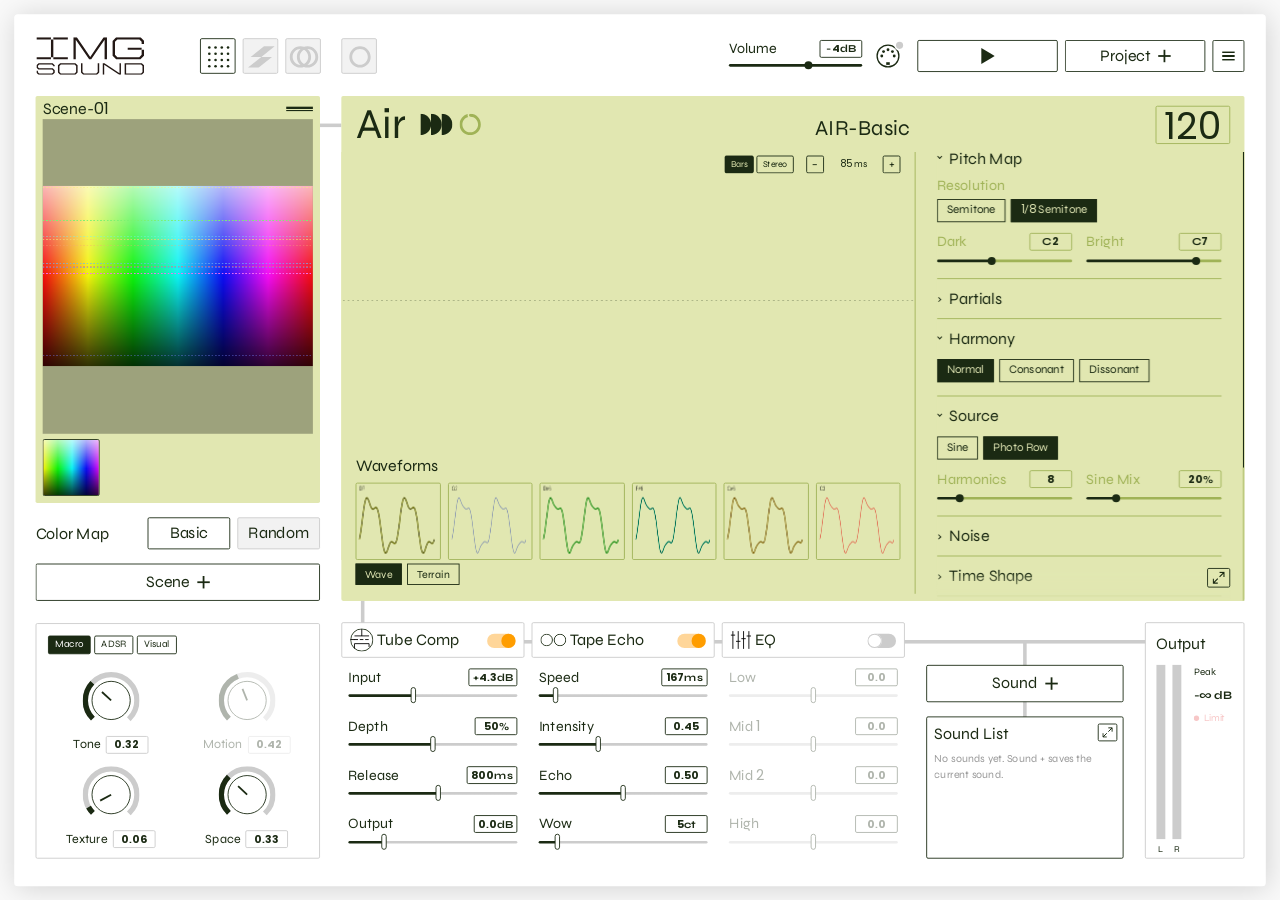
<file: index.html>
<!doctype html>
<html lang="ja">
<head>
<meta charset="utf-8">
<meta name="viewport" content="width=device-width, initial-scale=1">
<title>IMG SOUND</title>
<style>
  html, body { margin: 0; height: 100%; overflow: hidden; background: #fff; }
  /* every mode stays loaded; only the one on screen is visible */
  iframe { position: fixed; inset: 0; width: 100%; height: 100%; border: 0; visibility: hidden; }
  iframe.on { visibility: visible; }
  /* shown until the mode on screen has built its screen */
  .loading { position: fixed; inset: 0; z-index: 10; display: flex; flex-direction: column; align-items: center; justify-content: center; gap: 18px; background: #f9f9f9; color: #1b2a13; font: 14px/1 sans-serif; letter-spacing: .08em; transition: opacity .25s; }
  .loading.off { opacity: 0; pointer-events: none; }
  .loading img { width: 116px; }
  .loading i { width: 140px; height: 2px; background: #d3da9f; overflow: hidden; position: relative; }
  .loading i::after { content: ''; position: absolute; inset: 0 auto 0 0; width: 40%; background: #1b2a13; animation: ld 1.1s ease-in-out infinite; }
  @keyframes ld { from { transform: translateX(-100%); } to { transform: translateX(250%); } }
</style>
</head>
<body>
<div class="loading js-loading"><img src="img/logo.svg" alt="IMG SOUND"><i></i><span>Loading…</span></div>
<script src="js/app.js?v=8"></script>
</body>
</html>
</file>
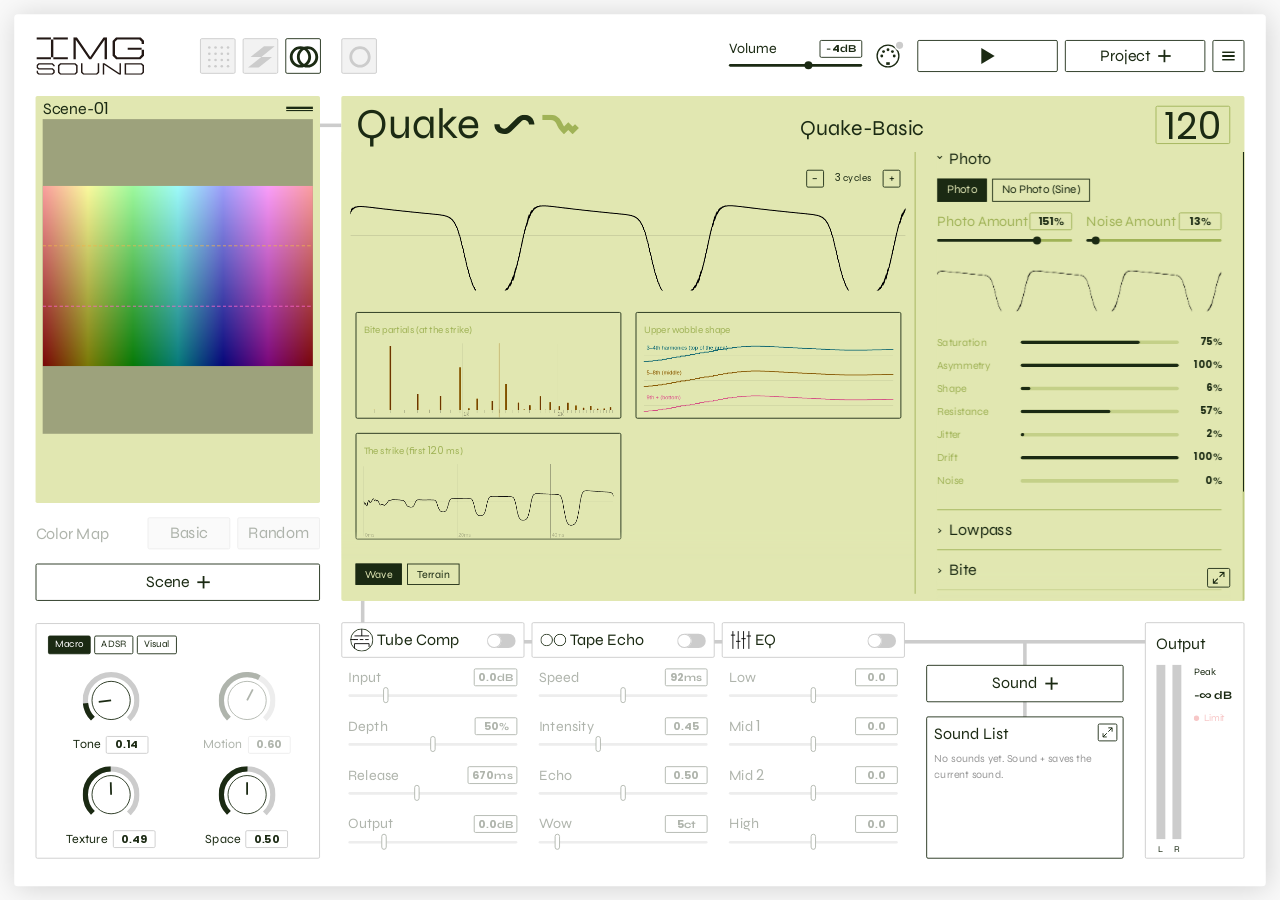
<file: bass/index.html>
<!doctype html>
<html lang="ja">
<head>
<meta charset="utf-8">
<meta name="viewport" content="width=device-width, initial-scale=1">
<title>Quake(ベース)— 写真シンセ</title>
<link rel="stylesheet" href="../css/style.css?v=9">
<link rel="stylesheet" href="../pixel/pixel.css?v=9">
<link rel="stylesheet" href="bass.css?v=7">
<link rel="stylesheet" href="../css/app.css?v=58">
</head>
<body data-ui-mode="Quake" data-ui-page="bass">
<header class="hd">
  <h1 class="hd__title">Quake <span>ベース:写真の範囲でサイン波に個性を付ける</span></h1>
  <button class="btn btn--accent js-start" type="button">音を出す</button>
  <label class="hd__vol">音量 <input type="range" class="js-volume" min="0" max="1" step="0.01" value="0.6"></label>
  <label class="hd__vol">テンポ <input type="range" class="js-bpm" min="60" max="200" step="1" value="120"><b class="js-bpm-v"></b></label>
  <button class="btn js-hold" type="button">鳴らしっぱなし(C2)</button>
  <button class="btn js-panic" type="button" title="止める(Esc)">■ 全部止める</button>
  <span class="hd__status js-status"></span>
  <a class="btn px__nav" href="../pixel/">AIR</a>
  <a class="btn" href="../lead/">Bolt</a>
  <div class="js-presets"></div>
</header>

<main class="px">
  <section class="px__left">
    <div class="bs__stage">
      <div class="stage__img js-drop">
        <canvas class="stage__cv js-img"></canvas>
        <canvas class="stage__cv stage__cv--ov js-ov"></canvas>
      </div>
    </div>
    <div class="stage__bar">
      <label class="btn">写真を追加<input type="file" accept="image/*,.heic,.heif" class="js-file" multiple hidden></label>
      <span class="stage__hint">写真の上をドラッグ=範囲を選ぶ(クリックで解除=写真全体)。写真の一覧は全モード共通</span>
    </div>
    <p class="note js-measure"></p>
    <div class="mx__box" data-only="wob">
      <div class="wave__head"><b>XYパッド</b><span>パッドを指(マウス)で押さえて動かすと、ワブルを手で操作できます。鍵盤やフレーズで音を鳴らしながら使います</span></div>
      <div class="loopbar">
        <div class="tabs loopbar__mode"><button class="tabs__btn" data-xy="0" type="button">使わない</button><button class="tabs__btn" data-xy="1" type="button">A 速さ×開き</button><button class="tabs__btn" data-xy="2" type="button">B 手でワウ</button><button class="tabs__btn" data-xy="3" type="button">C 写真をなぞる</button><button class="tabs__btn" data-xy="4" type="button">D 速さ×手の位置</button></div>
        <div class="tabs loopbar__mode js-xyflip" hidden><button class="tabs__btn" data-xyflip="0" type="button">縦: ふつう</button><button class="tabs__btn" data-xyflip="1" type="button">縦: 反転</button></div>
        <div class="tabs loopbar__mode"><button class="tabs__btn" data-xyhold="0" type="button">離すと戻る</button><button class="tabs__btn" data-xyhold="1" type="button">離してもそのまま</button></div>
      </div>
      <div class="xy__wrap"><canvas class="js-xy xy__pad" width="520" height="360"></canvas>
      <div class="xy__help"><p class="note js-xyinfo"></p><p class="note">A=横でLFOの速さ(1/4〜1/32を段で)、縦でどこまで開くか。押さえている間だけワブルが動き、離すと閉じます。<br>B=LFOなし。横がフィルターの開き、縦がクセ。指の動きがそのままワウになります。離すと閉じます。<br>C=写真(選んだ範囲)の上をなぞる。横=写真の道筋のその位置の開きとクセ、縦=その高さの段の波形。離すと、ふだんのワブルに戻ります。<br>D=AとBを合わせたもの。横でLFOの速さ(Aと同じ段)、縦でフィルターの位置を手で決め、LFOはその位置の周りで揺れます(上ほど開いて、クセも強く)。離すと閉じます。「縦: 反転」にすると、上ほど閉じてクセも弱く、下ほど開いてクセも強くなります(Dのときだけ)。<br>離してもそのまま=指を離した位置で保ちます(もう一度パッドを押すと続きから)。フレーズ再生中でも、パッドの指示が優先されます。</p></div></div>
    </div>
    <div class="mx__box" data-only="wob">
      <div class="wave__head"><b>定番のワブルのフレーズ</b><span>型を選んで「フレーズを鳴らす」=今の音(芯・アタック・ひりつき・ワブル)で、テンポに合わせてくり返し鳴らします。鳴らしている間は、鍵盤を押すと根音が変わります</span></div>
      <div class="loopbar">
        <button class="btn btn--accent js-seqplay" type="button">▶ フレーズを鳴らす</button>
        <span class="loopbar__lbl">根音</span><select class="js-seqroot"></select>
        <div class="tabs loopbar__mode"><button class="tabs__btn" data-seqshape="1" type="button">型のLFOの形を使う</button><button class="tabs__btn" data-seqshape="0" type="button">ワブルの欄の形のまま</button></div>
        <span class="loopbar__lbl">テンポは上の BPM(定番は140)</span>
      </div>
      <div class="phrs js-phrases"></div>
      <p class="note">各マス=16分音符。C=根音/c=1オクターブ上/G=5度/E♭=短3度、色の帯=伸ばす、暗いマス=休み。下の数字=その拍のワブルのLFOの速さ。どの型も、打ち直すたびにLFOが頭から始まります(「毎回最初から」のとき)。</p>
    </div>
    <div class="mx__box">
      <div class="wave__head"><b>波形</b><span>今の音(<b class="js-note">C2</b>)を3周期。白=写真で個性を付けたサイン/灰=元のサイン</span></div>
      <canvas class="mx__cv js-scope" width="1200" height="220"></canvas>
    </div>
    <div class="mx__box" data-only="wob">
      <div class="wave__head"><b>ワブルの層</b><span>左=音のもと(範囲を縦に平均した明るさ、2周期)/右=LFOの道筋(点線2本を左→右に読んだ1周期、塗りの高さ=フィルターの開き、点線=レゾナンス、白い線=今の位置)</span></div>
      <div class="bs__wrow"><canvas class="mx__cv js-wsrc" width="300" height="170"></canvas>
      <canvas class="mx__cv js-wpath" width="900" height="170"></canvas></div>
    </div>
    <div class="mx__box" data-only="bass">
      <div class="wave__head"><b>ひりつきの層の成分(弾いた瞬間)</b><span>棒=金属弦の倍音(400Hzより上)の位置と強さ/白い目盛=伸びる前の位置/オレンジの帯=キンの高さ</span></div>
      <canvas class="mx__cv js-gritcv" width="1200" height="150"></canvas>
    </div>
    <div class="mx__box" data-only="bass">
      <div class="wave__head"><b>上の倍音の揺れの形</b><span>選んだ範囲の上・真ん中・下の明るさを左→右に読んだもの。この形で各帯域の強さがゆっくり揺れます</span></div>
      <canvas class="mx__cv js-shimcv" width="1200" height="150"></canvas>
    </div>
    <div class="mx__box">
      <div class="wave__head"><b>押した瞬間</b><span>最初の120ms(音程のひと押し+クリック+立ち上がり)</span></div>
      <canvas class="mx__cv js-attack" width="1200" height="160"></canvas>
    </div>
    <div class="mx__box">
      <div class="wave__head"><b>成分(実際に鳴っている音)+EQ</b><span>白=今の音/縦線=1〜8倍音/オレンジの太線=EQの曲線、1〜4の丸をドラッグで調整(ホイール=幅、ダブルクリック=0)</span></div>
      <canvas class="mx__cv js-spec" width="1200" height="300"></canvas>
    </div>
    <p class="note">PCキー A W S E D F T G Y H U J K O L P ; で鍵盤 / Z・X でオクターブ(今 <b class="js-koct">C2</b>)。「鳴らしっぱなし」にして範囲を動かすと、写真で音がどう変わるかを聴けます。</p>
    <div class="px__list">
      <div class="wave__head"><b>写真の一覧</b><span>クリックで切り替え</span></div>
      <div class="pcards js-cards"></div>
    </div>
    <div class="px__list">
      <div class="wave__head"><b>シーン</b><span>写真+範囲を保存。AIR のシーンと共通。押すと呼び出し</span><button class="btn js-addscene" type="button">＋ 今の写真と範囲をシーンに追加</button></div>
      <div class="pcards js-scenes"></div>
      <p class="note js-scene-msg"></p>
    </div>
  </section>

  <aside class="panel">
    <div class="grp grp--top">
      <h2 class="grp__ttl">写真から読んだ個性</h2>
      <div class="tabs px__tabs"><button class="tabs__btn" data-ab="1" type="button">写真あり</button><button class="tabs__btn" data-ab="0" type="button">写真なし(元のサイン)</button></div>
      <p class="note">聴き比べ:B キーでも切り替えられます(鳴らしたまま押すと、その場で入れ替わります)。音量は同じにそろえてあります。</p>
      <div class="row"><span>写真の効き</span><input type="range" class="js-amount" min="0" max="2" step="0.01" value="1"><b class="js-amount-v"></b></div>
      <div class="mini"><canvas class="js-m-core" width="380" height="70"></canvas><span>写真で個性を付けたサイン(白)</span></div>
      <div class="bs__chars js-chars"></div>
      <div class="row"><span>ノイズの効き</span><input type="range" class="js-noiseamt" min="0" max="3" step="0.01" value="1"><b class="js-noiseamt-v"></b></div>
      <p class="note">ノイズだけは「写真の効き」と別に、範囲のザラつきからの効き方を決められます(0%=なし、100%=写真どおり、300%まで)。</p>
      <p class="note">選んだ範囲を数えて、サイン波の個性を決めます(右の数字=写真から決まった値)。写真の効き0%=純粋なサイン波、100%=写真どおり、200%=強調。</p>
    </div>
    <div class="grp">
      <h2 class="grp__ttl">音の作り</h2>
      <div class="tabs px__tabs"><button class="tabs__btn" data-mode="0" type="button">ベース</button><button class="tabs__btn" data-mode="1" type="button">ワブル</button></div>
      <p class="note">ベース=芯+ひりつき+上の倍音の揺れ(ロックベース寄り)。ワブル=一番下のきれいなサイン(サブ)だけを固定して、写真の個性で足された倍音とワブルの音のもとを、まとめて1つのフィルターで動かす(1本のベースがうねる)。どちらも上の「写真から読んだ個性」が土台です。切り替えても、もう一方の設定は変わりません。</p>
    </div>
    <div class="grp" data-only="bass">
      <h2 class="grp__ttl">ローパス</h2>
      <div class="tabs px__tabs"><button class="tabs__btn" data-blp="0" type="button">ローパス オフ</button><button class="tabs__btn" data-blp="1" type="button">ローパス オン</button></div>
      <div class="row"><span>カットオフ</span><input type="range" class="js-bf" min="60" max="8000" step="10" value="1200"><b class="js-bf-v"></b></div>
      <div class="row"><span>レゾナンス</span><input type="range" class="js-bq" min="0" max="1" step="0.01" value="0.3"><b class="js-bq-v"></b></div>
      <p class="note">ベースの音全体(芯・ひりつき・クリック)を、1つのローパスに通します。カットオフより上の倍音を削り、レゾナンスでその所にクセを付けます(動かさない固定のフィルター)。</p>
    </div>
    <div class="grp" data-only="bass">
      <h2 class="grp__ttl">ひりつき(ロックベースのキン)</h2>
      <div class="mini"><canvas class="js-m-grit" width="380" height="70"></canvas><span>範囲の真ん中の明るさ→金属弦の倍音</span></div>
      <div class="row"><span>ひりつきの量</span><input type="range" class="js-gamt" min="0" max="1.5" step="0.01" value="0.5"><b class="js-gamt-v"></b></div>
      <div class="row"><span>歪み</span><input type="range" class="js-gdrive" min="0" max="1" step="0.01" value="0.5"><b class="js-gdrive-v"></b></div>
      <div class="row"><span>キンの高さ</span><input type="range" class="js-gtone" min="400" max="4000" step="10" value="1500"><b class="js-gtone-v"></b></div>
      <div class="row"><span>保つ時間</span><select class="js-ghold"></select><b class="js-ghold-v"></b></div>
      <div class="row"><span>落ちる速さ</span><input type="range" class="js-gdrop" min="0.005" max="1" step="0.005" value="0.04"><b class="js-gdrop-v"></b></div>
      <div class="row"><span>保つ間の減り</span><input type="range" class="js-glen" min="0.05" max="3" step="0.01" value="1"><b class="js-glen-v"></b></div>
      <div class="row"><span>伸び</span><input type="range" class="js-gstr" min="0" max="2" step="0.01" value="1"><b class="js-gstr-v"></b></div>
      <p class="note js-gritinfo"></p>
      <p class="note">範囲の真ん中の明るさを1周期として読んだ倍音で、400Hzより上だけの金属弦を鳴らし、この層だけを歪ませます(芯は変わりません)。弾いた瞬間が一番明るく、「保つ時間」の間は鳴り続け(「保つ間の減り」が長いほど平らに保つ)、その後「落ちる速さ」でスッと消えます(高い倍音ほど先に落ちる)。保つ時間は小節で選ぶので、落ちるタイミングがテンポにそろいます。伸び=高い倍音ほど上にずれる(金属弦の「キン」、写真の輪郭がくっきりなほど強い)。キンの高さ=低め=ゴリッ/高め=チャリッ。0%で今までの音。上の倍音の揺れと一緒に揺れます。</p>
    </div>
    <div class="grp" data-only="bass">
      <h2 class="grp__ttl">上の倍音の揺れ</h2>
      <div class="mini"><canvas class="js-m-shim" width="380" height="70"></canvas><span>範囲の上・真ん中・下の明るさ→揺れの形</span></div>
      <div class="row"><span>揺れの量</span><input type="range" class="js-shimamt" min="0" max="2" step="0.01" value="1"><b class="js-shimamt-v"></b></div>
      <div class="row"><span>揺れの速さ</span><select class="js-shimbars"></select><b class="js-shimbars-v"></b></div>
      <p class="note js-shiminfo"></p>
      <p class="note">1〜2倍音(芯)は動かさず、3〜4倍音・5〜8倍音・9倍音から上の3つに分けて、それぞれの強さを範囲から作った形でゆっくり揺らします。範囲の明暗の変化が大きいほど深く揺れます。揺れの速さ=形を1巡する長さを小節で(テンポは上の BPM)。3つとも同じ速さで、「毎回最初から」のときは打ち直すたびに揺れも頭から始まります(音符に揃う)。</p>
    </div>
    <div class="grp" data-only="wob">
      <h2 class="grp__ttl">ワブル</h2>
      <div class="mini"><canvas class="js-m-wsrc" width="380" height="70"></canvas><span>音のもと:範囲を縦に平均した明るさ=1周期</span></div>
      <div class="mini"><canvas class="js-m-wpath" width="380" height="70"></canvas><span>LFOの道筋:点線2本の明るさ(LFOの形が「写真の道筋」のとき)</span></div>
      <div class="tabs px__tabs"><button class="tabs__btn" data-wsrc="photo" type="button">音のもと: 写真</button><button class="tabs__btn" data-wsrc="saw" type="button">ノコギリ</button><button class="tabs__btn" data-wsrc="reese" type="button">リース</button></div>
      <div class="row"><span>ワブルの量</span><input type="range" class="js-wamt" min="0" max="2" step="0.01" value="1.2"><b class="js-wamt-v"></b></div>
      <div class="row"><span>LFOの速さ</span><select class="js-wbars"></select><b class="js-wbars-v"></b></div>
      <div class="row"><span>LFOの形</span><select class="js-wshape"><option value="sine" selected>サイン</option><option value="photo">写真の道筋</option><option value="tri">三角</option><option value="saw">ノコギリ(下がる)</option><option value="square">矩形</option></select><b></b></div>
      <div class="row"><span>閉じた所</span><input type="range" class="js-wmin" min="40" max="1000" step="5" value="70"><b class="js-wmin-v"></b></div>
      <div class="row"><span>開いた所</span><input type="range" class="js-wmax" min="300" max="8000" step="10" value="3000"><b class="js-wmax-v"></b></div>
      <div class="row"><span>クセ</span><input type="range" class="js-wres" min="0" max="1" step="0.01" value="0.8"><b class="js-wres-v"></b></div>
      <div class="row"><span>写真の動き</span><input type="range" class="js-wphoto" min="0" max="1" step="0.01" value="0.5"><b class="js-wphoto-v"></b></div>
      <div class="row"><span>サブの量</span><input type="range" class="js-sublv" min="0" max="1.5" step="0.01" value="0.8"><b class="js-sublv-v"></b></div>
      <p class="note">LFOがフィルターを「閉じた所」と「開いた所」の間で往復させます(初期のワブルの仕組み)。クセ=レゾナンス。写真の動き=波形の走り・細かい揺れ・小節ごとの変化をまとめて増減。サブ=一番下のきれいなサイン波(動かない土台)。音のもと: 写真=範囲を縦に平均した明るさ/ノコギリ=定番/リース=ずらしを広げた3本のうなり。</p>
      <details class="more"><summary>詳しく</summary>
        <div class="row"><span>芯の倍音も動かす</span><input type="range" class="js-wcore" min="0" max="1.5" step="0.01" value="1"><b class="js-wcore-v"></b></div>
        <div class="row"><span>ずらし</span><input type="range" class="js-wdet" min="0" max="40" step="1" value="8"><b class="js-wdet-v"></b></div>
        <div class="row"><span>歪み</span><input type="range" class="js-wdrive" min="0" max="1" step="0.01" value="0.5"><b class="js-wdrive-v"></b></div>
        <div class="row"><span>なめらかさ</span><input type="range" class="js-wsmooth" min="0.001" max="0.1" step="0.001" value="0.01"><b class="js-wsmooth-v"></b></div>
        <div class="row"><span>グライド</span><input type="range" class="js-wglide" min="0" max="0.4" step="0.005" value="0.06"><b class="js-wglide-v"></b></div>
        <div class="row"><span>波形の走り</span><input type="range" class="js-wscan" min="0" max="1" step="0.01" value="0.4"><b class="js-wscan-v"></b></div>
        <div class="row"><span>細かい揺れ</span><input type="range" class="js-wjit" min="0" max="1" step="0.01" value="0.15"><b class="js-wjit-v"></b></div>
        <div class="row"><span>小節ごとの変化</span><input type="range" class="js-wdrift" min="0" max="1" step="0.01" value="0.2"><b class="js-wdrift-v"></b></div>
        <p class="note">芯の倍音も動かす=写真の個性で足された倍音を、ワブルのフィルターに通す量(0で今まで通り芯は動かない)。ずらし=音のもと3本の音程のずれ。波形の走り=範囲を上から16段に分けた波形を、フィルターの開きと一緒にたどる。細かい揺れ=開きにジリジリした揺れ(ザラザラした範囲ほど強い)、小節ごとの変化=開きの中心がゆっくりさまよう(パーリン)。「毎回最初から」のときは打ち直すたびにLFOも頭から。グライド=次の音へ音程が滑る。</p>
      </details>
    </div>
    <div class="grp">
      <h2 class="grp__ttl">アタック(押した瞬間のパンチ)</h2>
      <div class="mini"><canvas class="js-m-attack" width="380" height="70"></canvas><span>押した瞬間の120ms(クリックの硬さ=輪郭)</span></div>
      <div class="row"><span>音程のひと押し</span><input type="range" class="js-pamt" min="0" max="24" step="0.5" value="7"><b class="js-pamt-v"></b></div>
      <div class="row"><span>ひと押しの長さ</span><input type="range" class="js-pdec" min="0.005" max="0.3" step="0.001" value="0.06"><b class="js-pdec-v"></b></div>
      <div class="row"><span>クリックの量</span><input type="range" class="js-clickamt" min="0" max="1" step="0.01" value="0.4"><b class="js-clickamt-v"></b></div>
      <div class="tabs px__tabs"><button class="tabs__btn" data-ksync="1" type="button">毎回最初から(安定)</button><button class="tabs__btn" data-ksync="0" type="button">走りっぱなし(生っぽい)</button></div>
      <p class="note js-clickinfo"></p>
      <p class="note">音程のひと押し=押した瞬間だけ音程を高く始めて、すぐ元に落とす(キックドラムと同じ仕組みの「ドッ」)。クリック=指やピックが当たる「コッ」。硬さは写真の輪郭から(くっきり=短く明るい、ぼんやり=長く鈍い)。どちらも打ち直したときだけ(レガートで滑ったときは出ません)。毎回最初から=波を毎回同じ位置から始め、クリックも毎回同じ(パンチがそろう。前の音が鳴っていたら2msでつなぐ)/走りっぱなし=押すたびに始まり方とクリックが変わる。</p>
    </div>
    <div class="grp">
      <h2 class="grp__ttl">EQ(4バンド)</h2>
      <div class="tabs px__tabs"><button class="tabs__btn" data-eqon="1" type="button">EQ オン</button><button class="tabs__btn" data-eqon="0" type="button">EQ オフ(聴き比べ)</button></div>
      <div class="eq js-eq"></div>
      <div class="loopbar"><button class="btn js-eqreset" type="button">最初の状態に戻す</button></div>
      <p class="note">4つの帯域それぞれに、種類・帯域(どの高さ)・高さ(どれだけ上げ下げ、±15dB)・幅(どこまで影響するか。小さい=広くなだらか、大きい=狭くとがる)。シェルフは、その高さより下(上)をまとめて上げ下げします(幅は固定)。左の「成分」の表示に、EQの曲線と1〜4の丸が重なっています。丸をドラッグ=帯域と高さ、丸の上でホイール=幅、ダブルクリック=高さ0。</p>
    </div>
    <div class="js-finish"></div>
    <div class="grp">
      <h2 class="grp__ttl">発音</h2>
      <div class="row"><span>A 立ち上がり</span><input type="range" class="js-a" min="0.001" max="1" step="0.001" value="0.005"><b class="js-a-v"></b></div>
      <div class="row"><span>D 落ちる速さ</span><input type="range" class="js-d" min="0.01" max="3" step="0.01" value="0.3"><b class="js-d-v"></b></div>
      <div class="row"><span>S 残る量</span><input type="range" class="js-s" min="0" max="1" step="0.01" value="0.85"><b class="js-s-v"></b></div>
      <div class="row"><span>R 離した後</span><input type="range" class="js-r" min="0.01" max="2" step="0.01" value="0.15"><b class="js-r-v"></b></div>
      <div class="tabs px__tabs"><button class="tabs__btn" data-legato="1" type="button">レガート(押したままは打ち直さない)</button><button class="tabs__btn" data-legato="0" type="button">毎回打ち直す</button></div>
    </div>
  </aside>
</main>
<script type="module" src="bass.js?v=63"></script>
<script type="module" src="../js/shell.js?v=61"></script>
</body>
</html>
</file>
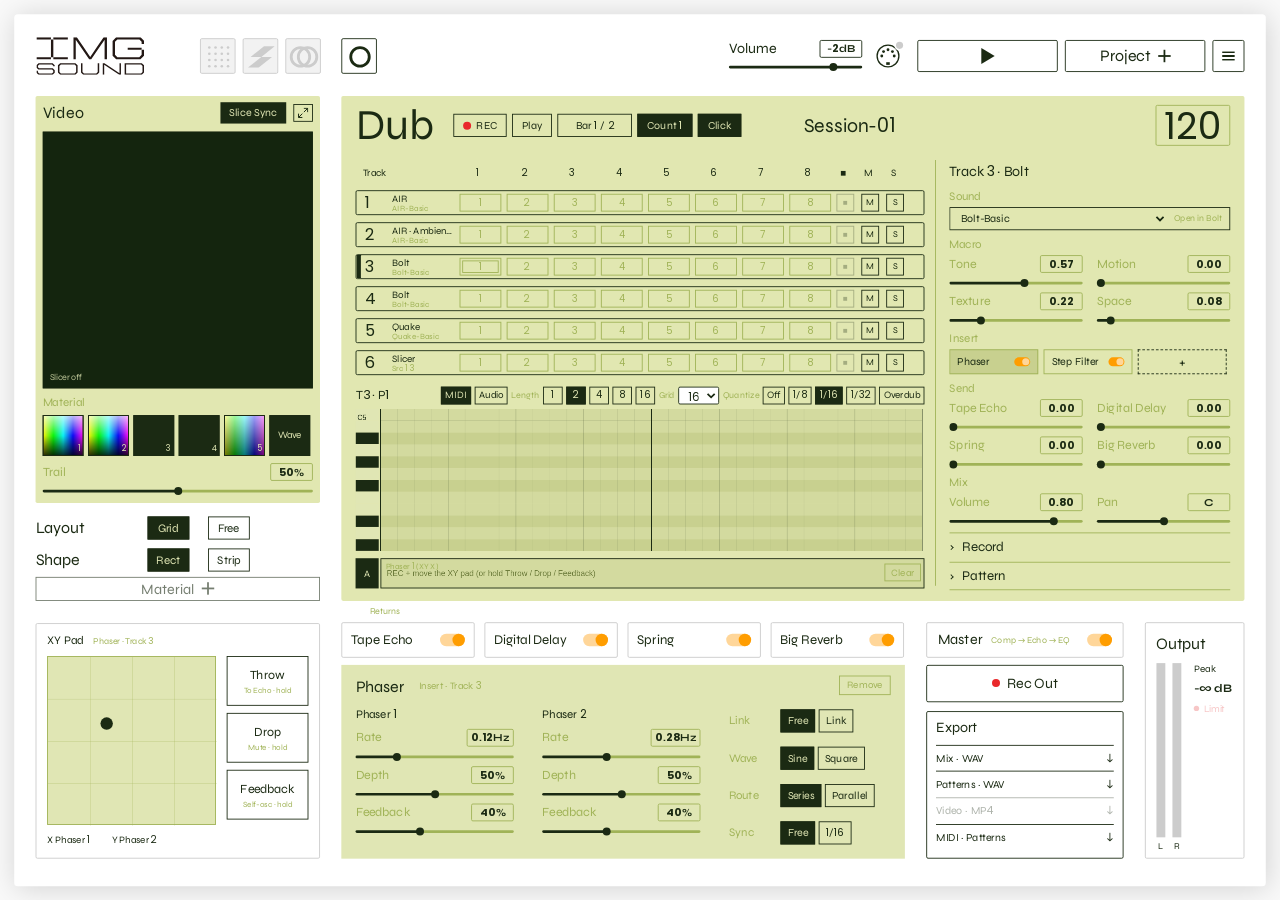
<file: dub/index.html>
<!doctype html>
<html lang="ja">
<head>
<meta charset="utf-8">
<meta name="viewport" content="width=device-width, initial-scale=1">
<title>Dub(フレーズ)— 写真シンセ</title>
<link rel="stylesheet" href="../css/app.css?v=58">
<link rel="stylesheet" href="dub.css?v=21">
</head>
<body class="ui-on" data-ui-mode="Dub">
<!-- the sound sources: each track 1-5 plays through its own hidden page (the same page as AIR / Bolt / Quake) -->
<div class="dub-engines js-engines" aria-hidden="true"></div>
<script type="module" src="dub.js?v=60"></script>
</body>
</html>
</file>
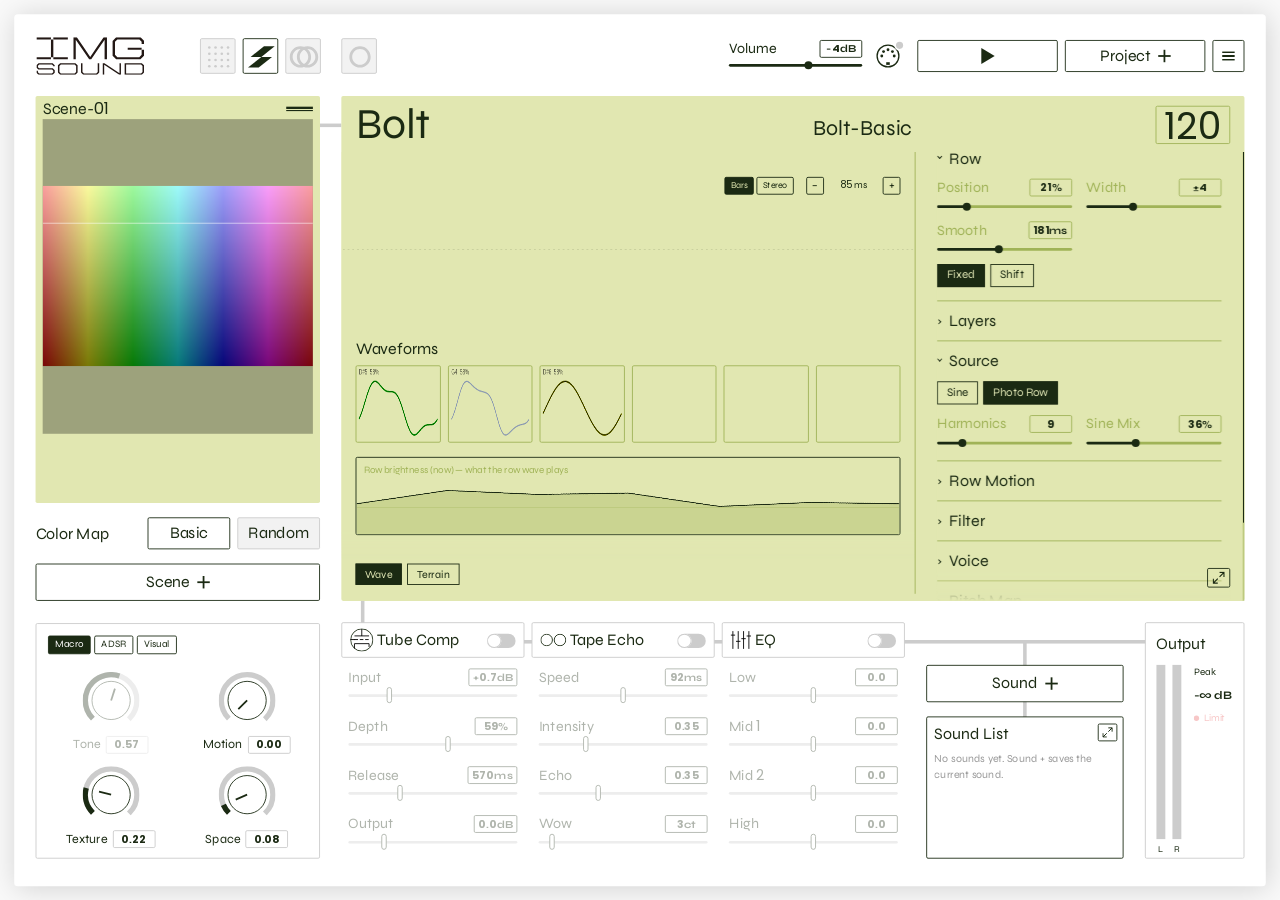
<file: lead/index.html>
<!doctype html>
<html lang="ja">
<head>
<meta charset="utf-8">
<meta name="viewport" content="width=device-width, initial-scale=1">
<title>Bolt(リード)— 写真シンセ</title>
<link rel="stylesheet" href="../css/style.css?v=9">
<link rel="stylesheet" href="../pixel/pixel.css?v=9">
<link rel="stylesheet" href="lead.css?v=3">
<link rel="stylesheet" href="../css/app.css?v=58">
</head>
<body data-ui-mode="Bolt" data-ui-page="lead">
<header class="hd">
  <h1 class="hd__title">Bolt <span>リード:横1列の色→音階で鳴らす</span></h1>
  <button class="btn btn--accent js-start" type="button">音を出す</button>
  <label class="hd__vol">音量 <input type="range" class="js-volume" min="0" max="1" step="0.01" value="0.6"></label>
  <button class="btn js-midi" type="button">MIDI 接続</button>
  <button class="btn js-panic" type="button" title="止める(Esc)">■ 全部止める</button>
  <span class="hd__status js-status"></span>
  <a class="btn px__nav" href="../pixel/">AIR</a>
  <a class="btn" href="../bass/">Quake</a>
  <div class="js-presets"></div>
</header>

<main class="px">
  <section class="px__left">
    <div class="ld__stage">
      <div class="stage__img js-drop">
        <canvas class="stage__cv js-img"></canvas>
        <canvas class="stage__cv stage__cv--ov js-ov"></canvas>
      </div>
      <div class="ld__tab"><div class="ld__ttl">行ごとの成分</div><canvas class="js-tab" width="160" height="320"></canvas></div>
    </div>
    <div class="stage__bar">
      <label class="btn">写真を追加<input type="file" accept="image/*,.heic,.heif" class="js-file" multiple hidden></label>
      <span class="stage__hint">写真をクリック/ドラッグ=行の位置。白線=基準の行、水色の帯=今鳴っている行。写真の一覧は全モード共通</span>
    </div>
    <p class="note js-rownotes"></p>
    <div class="wave js-ldwaves" hidden><div class="wave__head"><b>成分の波形(基準の行で強い6本)</b><span>今の行の近くで、その色が一番多い行の明るさ = 1周期</span></div><canvas class="px__cv js-ldwavecv" width="1200" height="110"></canvas></div>
    <p class="note">PCキー A W S E D F T G Y H U J K O L P ; で鍵盤(Shift を押しながら=アクセント)/ Z・X でオクターブ(今 <b class="js-koct">C3</b>)。1音のときは押したまま次を押すとグライド、和音のときは押した鍵盤が全部鳴ります。C4 = 写真そのままの音程。</p>
    <div class="px__list">
      <div class="wave__head"><b>写真の一覧</b><span>クリックで切り替え</span></div>
      <div class="pcards js-cards"></div>
    </div>
    <div class="px__list">
      <div class="wave__head"><b>シーン</b><span>写真+行(位置と太さ)を保存。押すと呼び出し</span><button class="btn js-addscene" type="button">＋ 今の写真と行をシーンに追加</button></div>
      <div class="pcards js-scenes"></div>
      <p class="note js-scene-msg"></p>
    </div>
    <div class="px__list read">
      <div class="wave__head"><b>写真の読み方</b><span>全モード共通(同じ写真はどのモードでも同じ音名で読む)</span></div>
      <p class="help">色相 → 音名(色相環1周=12半音)/ 明るさ → オクターブ(暗い=低い)/ 色の濃さ → 強さ。灰色に近いピクセルは鳴りません。</p>
      <div class="js-noteorder"></div>
    </div>
  </section>

  <aside class="panel">
    <div class="grp grp--top">
      <h2 class="grp__ttl">行(写真の拾い方)</h2>
      <div class="row"><span>行の位置</span><input type="range" class="js-rowbase" min="0" max="1" step="0.001" value="0.5"><b class="js-rowbase-v"></b></div>
      <div class="row"><span>行の太さ</span><input type="range" class="js-band" min="0" max="12" step="1" value="2"><b class="js-band-v"></b></div>
      <div class="row"><span>なめらかさ</span><input type="range" class="js-smooth" min="0.001" max="0.4" step="0.001" value="0.02"><b class="js-smooth-v"></b></div>
      <div class="tabs px__tabs"><button class="tabs__btn" data-vary="0" type="button">毎回同じ</button><button class="tabs__btn" data-vary="1" type="button">押すたびに少しずらす</button></div>
      <div data-varyopt>
        <div class="row"><span>ずらす幅</span><input type="range" class="js-shift" min="0.005" max="0.2" step="0.005" value="0.03"><b class="js-shift-v"></b></div>
        <p class="note">押すたびに、読む行を上下に少しずらします(AIRと同じ。写真の高さに対する割合)。8回に1回は元の行に戻ります。1周ごとにずらし方は作り直します。 <span class="js-vary-now"></span></p>
      </div>
    </div>
    <div class="grp">
      <h2 class="grp__ttl">2つの層</h2>
      <div class="tabs px__tabs"><button class="tabs__btn" data-fuse="0" type="button">ばらけた響き</button><button class="tabs__btn" data-fuse="2" type="button">楽器</button></div>
      <p class="note">ばらけた響き=色の成分が自分の音程のまま鳴る(行の波形の層と混ぜる)/楽器=行の明るさの倍音を音のもとにして、写真の色から作った胴体に通す。</p>
        <p class="note">色の成分を倍音へどれだけ寄せるか。100%=ちょうど倍音(今の一塊)/下げるほど倍音から少しずれ、ピアノの高音のような伸びたうなりが残ります。0%=ばらけた響きと同じ音程。</p>
      <div data-fuse2>
        <p class="note">楽器=音のもとは今の行の明るさを1周期として読んだ倍音。倍音ごとに時間の流れが違い(行を倍音の数に区切って、明るい所=すぐ鳴って長く残る/暗い所=遅れて短く)、高い倍音ほど早く消えます。それを、今の行の色から作った「胴体」(鍵盤について動かない固定の高さの響き)に通します。「成分の素材」は効きません。ユニゾン・ずらし幅・左右の広がりは、倍音の音のもと全体を何本か重ねて左右に広げます(胴体は真ん中)。楽器に切り替えると、ユニゾン5本・±12セント・サブ40%から始まります。</p>
        <div class="row"><span>倍音の時間差</span><input type="range" class="js-tdiff" min="0" max="1" step="0.01" value="0.7"><b class="js-tdiff-v"></b></div>
        <div class="row"><span>倍音のずれ</span><input type="range" class="js-hdev" min="0" max="1" step="0.01" value="0.35"><b class="js-hdev-v"></b></div>
        <div class="row"><span>倍音の伸び</span><input type="range" class="js-hstr" min="0" max="1" step="0.01" value="0.2"><b class="js-hstr-v"></b></div>
        <p class="note">倍音のずれ=倍音ごとに、行の区切りの色で音程を上下にずらす(色相で向き、色の濃さで量。灰色の所はずれない。1倍音=押した音は動かない)/倍音の伸び=高い倍音ほど上へずらす(硬い弦・ピアノ。強いと金属弦やベル)。どちらも0%で、ちょうどの倍音にそろった音。</p>
        <div class="row"><span>倍音の残る長さ</span><input type="range" class="js-hlen" min="0.05" max="3" step="0.01" value="0.5"><b class="js-hlen-v"></b></div>
        <div class="row"><span>胴体の量</span><input type="range" class="js-bodyamt" min="0" max="1" step="0.01" value="0.8"><b class="js-bodyamt-v"></b></div>
        <div class="row"><span>響きの鋭さ</span><input type="range" class="js-bodyq" min="2" max="60" step="1" value="12"><b class="js-bodyq-v"></b></div>
        <p class="note">倍音の時間差0%=全部の倍音が同時(時間の癖なし)。胴体の量0%=胴体なし。響きの鋭さ=低いほど木や声っぽく、高いほど金属や管っぽく。</p>
      </div>
      <div class="row"><span>サブの量</span><input type="range" class="js-sub" min="0" max="1" step="0.01" value="0"><b class="js-sub-v"></b></div>
      <p class="note">サブ=押した音の1オクターブ下の丸い音(サイン波)を足して、下から支えます。胴体には通しません。どの響きのタイプでも効きます。</p>
      <div class="row"><span>一緒に揺らす</span><input type="range" class="js-togamt" min="0" max="1" step="0.01" value="0"><b class="js-togamt-v"></b></div>
      <div class="row"><span>揺れの速さ</span><input type="range" class="js-tograte" min="0.3" max="12" step="0.1" value="4"><b class="js-tograte-v"></b></div>
      <p class="note">一緒に揺らす=1つの音の中の全部(色の成分・行の波形)に、同じ小さな音程と音量の揺れを与えます。揺れの形は今の行の明るさから作る不規則な揺れ。一緒に動く音は1つの物に聞こえます(どの響きのタイプでも効きます。最大で音程±12セント・音量±40%)。</p>
      <p class="note">色→音階の層=写真の色の響き / 行の波形の層(v1方式)=今の行の明るさを左→右に読んだ1周期を、押した音程でくり返す(音の芯と強さ)。どちらも同じ「行の位置」を読みます。</p>
      <div class="row"><span>つなぎ方</span><select class="js-conn"><option value="0" selected>並列(足し算)</option><option value="1">直列:色で波形をゆがめる</option><option value="2">直列:色を波形に掛け合わせる</option></select><b></b></div>
      <div class="row"><span>直列の深さ</span><input type="range" class="js-ser" min="0" max="1" step="0.01" value="0.5"><b class="js-ser-v"></b></div>
      <p class="note">並列=2つの層を足す / ゆがめる=色→音階の層の揺れで、行の波形を読む位置を前後にずらす(FM的。倍音が増えて金属っぽく・太く) / 掛け合わせる=色→音階の層を行の波形に掛け算(リングモジュレーター的。ベルや不協和な響き)。直列でも「混ぜ具合」で色→音階の層をそのまま足せます。</p>
      <div class="row"><span>混ぜ具合</span><input type="range" class="js-mix" min="0" max="1" step="0.01" value="0.5"><b class="js-mix-v"></b></div>
      <div class="row"><span>ユニゾン</span><input type="range" class="js-uni" min="1" max="7" step="1" value="7"><b class="js-uni-v"></b></div>
      <div class="row"><span>ずらし幅</span><input type="range" class="js-detune" min="0" max="60" step="1" value="22"><b class="js-detune-v"></b></div>
      <div class="row"><span>左右の広がり</span><input type="range" class="js-width" min="0" max="1" step="0.01" value="0.8"><b class="js-width-v"></b></div>
      <div class="row"><span>行の波形の音量</span><input type="range" class="js-wavelv" min="0" max="2" step="0.01" value="1"><b class="js-wavelv-v"></b></div>
      <div class="row"><span>波形のぼかし</span><input type="range" class="js-wblur" min="0" max="40" step="1" value="0"><b class="js-wblur-v"></b></div>
      <p class="note">ユニゾン=行の波形を何本重ねるか、ずらし幅=その音程のずらし(セント)。フィルター・ADSR・グライド・歪みは両方の層に共通(行の波形の層には本物の共鳴フィルターがかかります)。ぼかし=波形の細かいギザギザをならす(丸い音に)。</p>
    </div>
    <div class="grp">
      <h2 class="grp__ttl">成分の素材</h2>
      <div class="tabs px__tabs"><button class="tabs__btn" data-src="sine" type="button">サイン波</button><button class="tabs__btn" data-src="row" type="button">写真の行の波形</button></div>
      <div data-srcopt>
        <p class="note">AIRと同じ読み方。ただし各成分は、今の行の近く(写真を16の帯に分けた、その帯の中)でその色が一番多い行の明るさを1周期として読みます。行を動かすと波形も変わります(帯の間はなめらかにつなぐ)。</p>
        <div class="row"><span>波形の倍音の数</span><input type="range" class="js-nh" min="1" max="48" step="1" value="12"><b class="js-nh-v"></b></div>
        <div class="row"><span>サインを混ぜる</span><input type="range" class="js-fund" min="0" max="1" step="0.01" value="0.3"><b class="js-fund-v"></b></div>
      </div>
    </div>
    <div class="grp">
      <h2 class="grp__ttl">行の動き</h2>
      <div class="row"><span>押すと走る量</span><input type="range" class="js-rowenv" min="-1" max="1" step="0.01" value="0"><b class="js-rowenv-v"></b></div>
      <div class="row"><span>走る速さ</span><input type="range" class="js-rowd" min="0.02" max="2" step="0.01" value="0.3"><b class="js-rowd-v"></b></div>
      <div class="row"><span>LFO の量</span><input type="range" class="js-lfoamt" min="0" max="1" step="0.01" value="0"><b class="js-lfoamt-v"></b></div>
      <div class="row"><span>LFO の速さ</span><select class="js-lfodiv"><option value="0.25">1小節</option><option value="0.5">2分</option><option value="1" selected>4分</option><option value="2">8分</option><option value="3">8分3連</option><option value="4">16分</option></select><b></b></div>
      <div class="row"><span>BPM</span><input type="range" class="js-bpm" min="60" max="200" step="1" value="120"><b class="js-bpm-v"></b></div>
      <p class="note">押すと走る量: 鍵盤を押すたびに行がその分だけ上下へ走って戻る(+で下へ)。LFO: テンポに合わせて行が往復。</p>
    </div>
    <div class="grp">
      <h2 class="grp__ttl">フィルター</h2>
      <div class="tabs px__tabs"><button class="tabs__btn" data-filt="0" type="button">フィルター オフ</button><button class="tabs__btn" data-filt="1" type="button">フィルター オン</button></div>
      <div data-filtopt>
      <div class="row"><span>カットオフ</span><input type="range" class="js-cutoff" min="60" max="12000" step="1" value="1200"><b class="js-cutoff-v"></b></div>
      <div class="row"><span>レゾナンス</span><input type="range" class="js-res" min="0" max="1.5" step="0.01" value="0.6"><b class="js-res-v"></b></div>
      <div class="row"><span>エンベロープ量</span><input type="range" class="js-envamt" min="0" max="6" step="0.05" value="3"><b class="js-envamt-v"></b></div>
      <div class="row"><span>減衰</span><input type="range" class="js-fd" min="0.02" max="2" step="0.01" value="0.25"><b class="js-fd-v"></b></div>
      <div class="row"><span>キー追従</span><input type="range" class="js-keytrack" min="0" max="1" step="0.01" value="0.5"><b class="js-keytrack-v"></b></div>
      </div>
      <p class="note">オフ=フィルターを通さない(押した瞬間の「びぃよーん」とレゾナンスの癖がなくなり、写真の波形がそのまま出ます)。</p>
    </div>
    <div class="grp">
      <h2 class="grp__ttl">発音</h2>
      <div class="tabs px__tabs"><button class="tabs__btn" data-poly="0" type="button">1音(グライドあり)</button><button class="tabs__btn" data-poly="1" type="button">和音(グライドなし)</button></div>
      <div data-polyopt>
        <div class="row"><span>同時に鳴らす数</span><select class="js-voices"><option value="4">4音</option><option value="8" selected>8音</option></select><b></b></div>
        <p class="note">和音=押した鍵盤ごとに別の声で鳴らします(それぞれ別のずれ・別の行の動き)。数を超えたら一番古い音から止めます。歪みは1音ずつかけるので、和音どうしが濁りません。</p>
      </div>
      <div data-monoopt>
        <div class="row"><span>グライド</span><input type="range" class="js-glide" min="0" max="0.5" step="0.005" value="0.06"><b class="js-glide-v"></b></div>
        <div class="tabs px__tabs"><button class="tabs__btn" data-legato="1" type="button">レガート(押したままは打ち直さない)</button><button class="tabs__btn" data-legato="0" type="button">毎回打ち直す</button></div>
      </div>
      <div class="row"><span>A 立ち上がり</span><input type="range" class="js-a" min="0.001" max="1" step="0.001" value="0.002"><b class="js-a-v"></b></div>
      <div class="row"><span>D 落ちる速さ</span><input type="range" class="js-d" min="0.02" max="2" step="0.01" value="0.25"><b class="js-d-v"></b></div>
      <div class="row"><span>S 残る量</span><input type="range" class="js-s" min="0" max="1" step="0.01" value="0.6"><b class="js-s-v"></b></div>
      <div class="row"><span>R 離した後</span><input type="range" class="js-r" min="0.01" max="2" step="0.01" value="0.12"><b class="js-r-v"></b></div>
      <div class="row"><span>アクセント</span><input type="range" class="js-accent" min="0" max="1" step="0.01" value="0.5"><b class="js-accent-v"></b></div>
      <div class="row"><span>歪み</span><input type="range" class="js-drive" min="1" max="6" step="0.05" value="1.5"><b class="js-drive-v"></b></div>
      <div class="row"><span>クリックの量</span><input type="range" class="js-clickamt" min="0" max="1" step="0.01" value="0"><b class="js-clickamt-v"></b></div>
      <div class="row"><span>クリックの明るさ</span><input type="range" class="js-clicktone" min="400" max="12000" step="10" value="3000"><b class="js-clicktone-v"></b></div>
      <div class="row"><span>クリックの長さ</span><input type="range" class="js-clicklen" min="0.001" max="0.03" step="0.0005" value="0.006"><b class="js-clicklen-v"></b></div>
      <p class="note">クリック=押した瞬間の「コッ」(指やピックが当たる音)。毎回打ち直したときだけ鳴ります(レガートで滑ったときは鳴らない)。明るさ=高いほどチッ、低いほどコッ。歪みは通りません。</p>
    </div>
    <div class="grp">
      <h2 class="grp__ttl">音の並べ方</h2>
      <p class="note">写真の読み方(赤=どの音・色と音の対応)は左の「写真の読み方」で全モード共通。ここはこのモードの音の細かさ・音域と成分の拾い方。</p>
      <div class="row"><span>音階の細かさ</span><select class="js-fine"><option value="1" selected>半音にそろえる</option><option value="8">細かく(1/8半音)</option></select><b></b></div>
      <div class="row"><span>暗い側</span><input type="range" class="js-lo" min="1" max="5" step="1" value="3"><b class="js-lo-v"></b></div>
      <div class="row"><span>明るい側</span><input type="range" class="js-hi" min="3" max="8" step="1" value="6"><b class="js-hi-v"></b></div>
      <div class="row"><span>山の強調</span><input type="range" class="js-gamma" min="0.3" max="5" step="0.05" value="2"><b class="js-gamma-v"></b></div>
      <div class="row"><span>弱い成分を切る</span><input type="range" class="js-thr" min="0" max="0.6" step="0.005" value="0.08"><b class="js-thr-v"></b></div>
      <div class="row"><span>1行の成分の数</span><input type="range" class="js-max" min="1" max="24" step="1" value="8"><b class="js-max-v"></b></div>
      <div class="row"><span>基音の量</span><input type="range" class="js-base" min="0" max="2" step="0.01" value="0.6"><b class="js-base-v"></b></div>
      <div class="tabs px__tabs px__tabs--3"><button class="tabs__btn" data-harm="normal" type="button">ノーマル</button><button class="tabs__btn" data-harm="consonant" type="button">和音より</button><button class="tabs__btn" data-harm="dissonant" type="button">不協和音より</button></div>
      <div class="row" data-harmopt><span>寄せる強さ</span><input type="range" class="js-harmamt" min="0" max="1" step="0.01" value="0.8"><b class="js-harmamt-v"></b></div>
      <div class="row" data-chordopt><span>和音の種類</span><select class="js-chord"><option value="major">長三和音</option><option value="minor">短三和音</option><option value="open">sus4</option><option value="seventh">7th</option></select><b></b></div>
      <p class="note">基音=押した鍵盤の音程そのもの(リードとして音程を読み取りやすくする)。成分は横1列(+上下の太さ)を色相×明暗で数えたピーク。</p>
    </div>
    <div class="js-finish"></div>
    <div class="grp">
      <h2 class="grp__ttl">空間</h2>
      <div class="row"><span>響き</span><input type="range" class="js-rvb" min="0" max="1" step="0.01" value="0.15"><b class="js-rvb-v"></b></div>
    </div>
  </aside>
</main>

<script type="module" src="lead.js?v=51"></script>
<script type="module" src="../js/shell.js?v=61"></script>
</body>
</html>
</file>
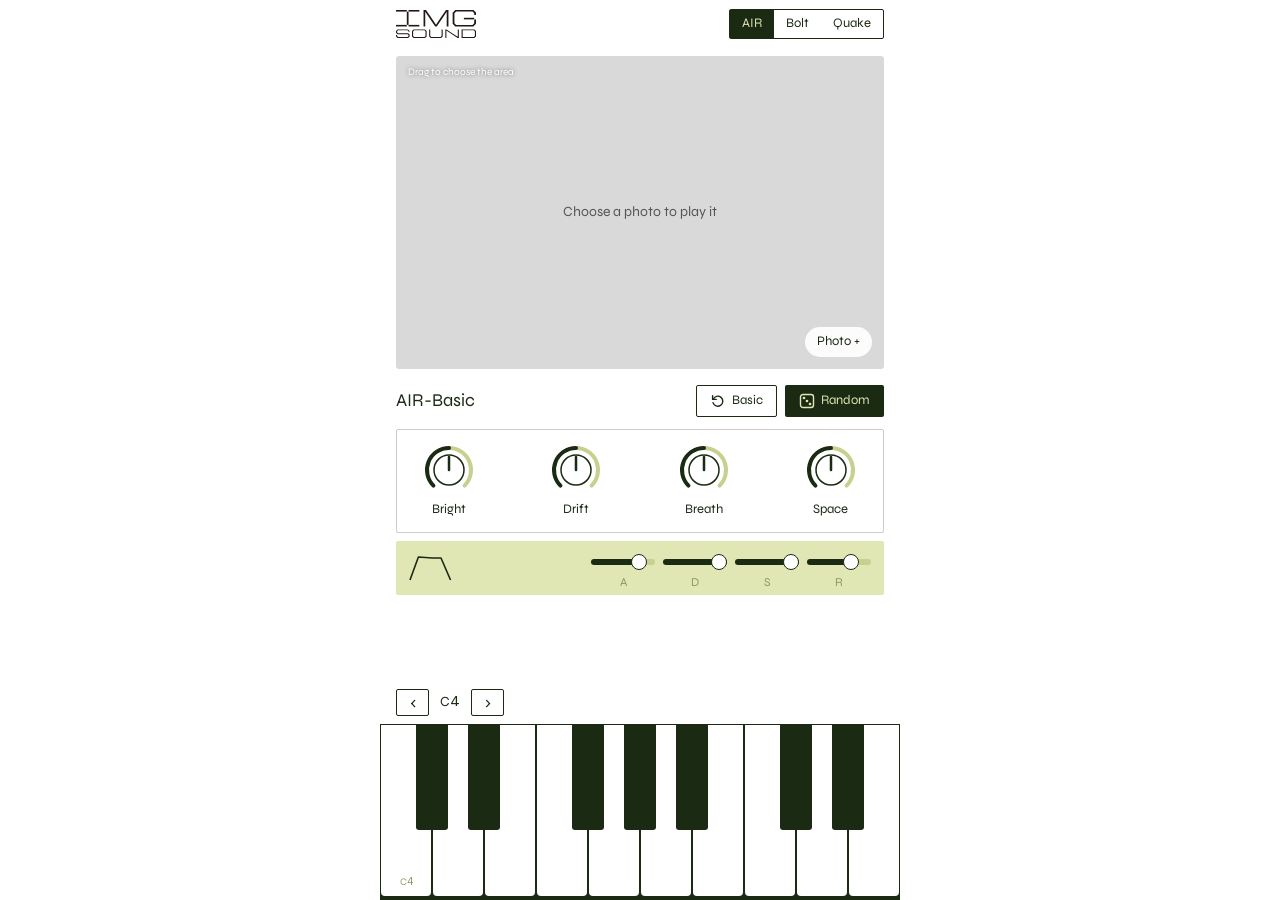
<file: m/index.html>
<!doctype html>
<html lang="en">
<head>
<meta charset="utf-8">
<meta name="viewport" content="width=device-width, initial-scale=1, maximum-scale=1, user-scalable=no, viewport-fit=cover">
<meta name="theme-color" content="#ffffff">
<title>IMG SOUND</title>
<link rel="stylesheet" href="m.css?v=9">
</head>
<body>
<!-- the phone screen (Figma: 写真シンセ UIワイヤー › スマホ版 案). The sound comes from the mode pages, run unseen below. -->
<header class="hd">
  <img class="hd__logo" src="../img/logo.svg" alt="IMG SOUND">
  <nav class="tabs js-tabs"><button type="button" data-mode="AIR">AIR</button><button type="button" data-mode="Bolt">Bolt</button><button type="button" data-mode="Quake">Quake</button></nav>
</header>
<section class="photo js-photo">
  <canvas class="photo__cv js-cv"></canvas>
  <div class="photo__area js-area" hidden></div>
  <div class="photo__row js-row" hidden></div>
  <p class="photo__empty js-empty">Choose a photo to play it</p>
  <canvas class="photo__wave js-wave"></canvas>
  <span class="photo__hint js-hint">Drag to choose the area</span>
  <label class="photo__btn">Photo +<input class="js-file" type="file" accept="image/*,.heic,.heif" hidden></label>
</section>
<div class="row">
  <span class="row__name js-name">AIR-Basic</span>
  <span class="row__btns"><button class="rnd rnd--line js-basic" type="button" aria-label="Back to Basic"><svg width="16" height="16" viewBox="0 0 16 16" fill="none"><path d="M3.2 6.2A5 5 0 1 1 3 9.6" stroke="currentColor" stroke-width="1.4" stroke-linecap="round"/><path d="M2.6 2.8v3.6h3.6" stroke="currentColor" stroke-width="1.4" stroke-linecap="round" stroke-linejoin="round"/></svg>Basic</button>
  <button class="rnd js-rnd" type="button"><svg width="16" height="16" viewBox="0 0 16 16" fill="none"><rect x="1.5" y="1.5" width="13" height="13" rx="2.5" stroke="currentColor" stroke-width="1.4"/><circle cx="5" cy="5" r="1.3" fill="currentColor"/><circle cx="11" cy="11" r="1.3" fill="currentColor"/><circle cx="8" cy="8" r="1.3" fill="currentColor"/></svg>Random</button></span>
</div>
<section class="box box--knobs js-knobs"></section>
<section class="box box--env"><svg class="env__shape js-shape" width="46" height="28" viewBox="0 0 46 28"><path fill="none" stroke="#1b2a13" stroke-width="1.6" stroke-linejoin="round"/></svg><div class="env__sl js-env"></div></section>
<div class="oct"><button type="button" class="js-octdn" aria-label="Octave down">‹</button><span class="js-octname">C4</span><button type="button" class="js-octup" aria-label="Octave up">›</button><span class="oct__status js-status"></span></div>
<section class="kb js-kb"></section>
<div class="engines js-engines" aria-hidden="true"></div>
<script type="module" src="m.js?v=9"></script>
</body>
</html>
</file>
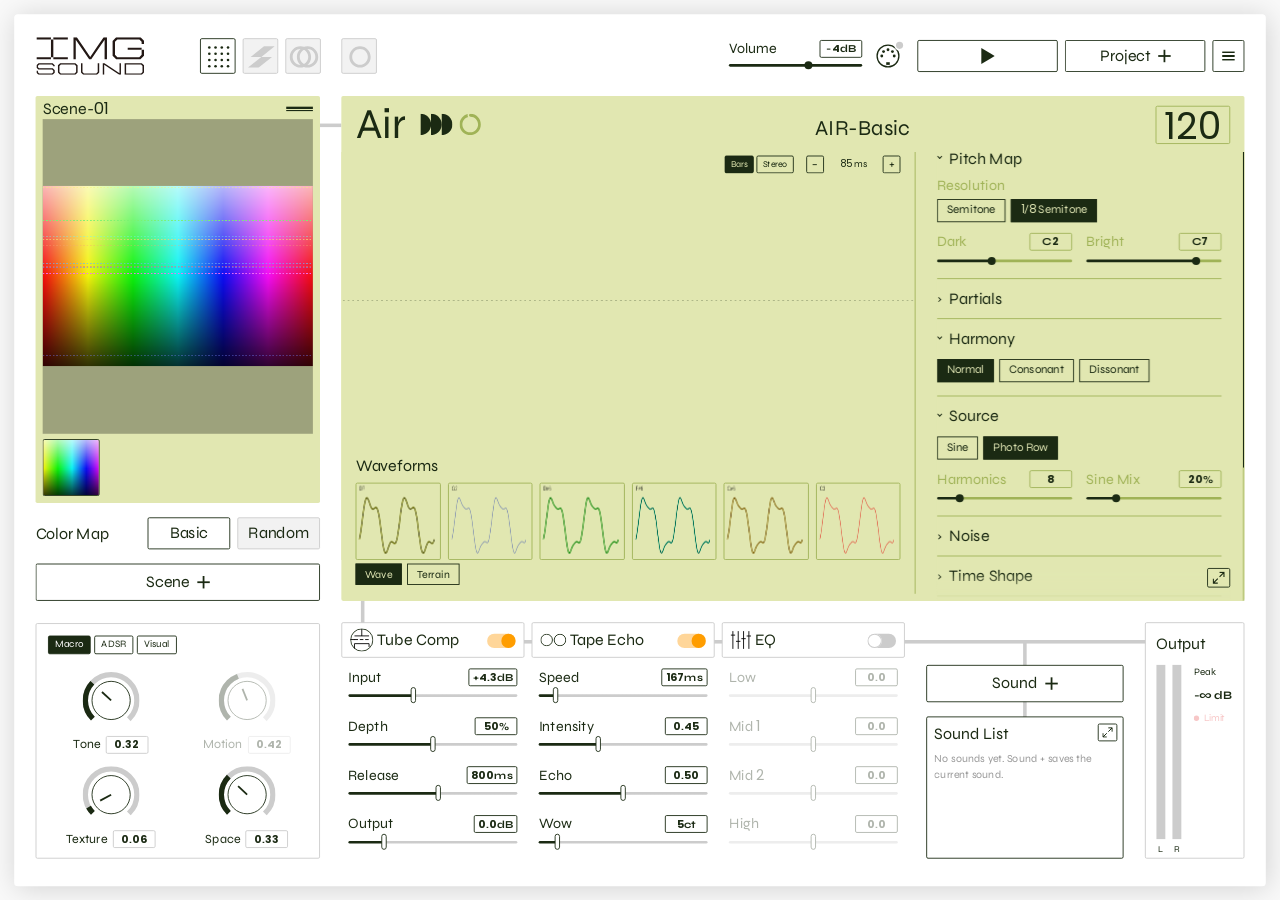
<file: pixel/index.html>
<!doctype html>
<html lang="ja">
<head>
<meta charset="utf-8">
<meta name="viewport" content="width=device-width, initial-scale=1">
<title>AIR(アンビエント)— 写真シンセ</title>
<link rel="stylesheet" href="../css/style.css?v=9">
<link rel="stylesheet" href="pixel.css?v=9">
<link rel="stylesheet" href="../css/app.css?v=58">
</head>
<body data-ui-mode="AIR" data-ui-page="pixel">
<header class="hd">
  <h1 class="hd__title">AIR <span>アンビエント:1ピクセルずつ数えて成分を作る</span></h1>
  <button class="btn btn--accent js-play" type="button">▶ 鳴らす</button>
  <label class="hd__vol">音量 <input type="range" class="js-volume" min="0" max="1" step="0.01" value="0.6"></label>
  <button class="btn js-midi" type="button">MIDI 接続</button>
  <button class="btn js-panic" type="button" title="鳴っている音を全部止める(Esc)">■ 全部止める</button>
  <span class="hd__status js-status"></span>
  <a class="btn px__nav" href="../lead/">Bolt</a>
  <a class="btn" href="../bass/">Quake</a>
  <a class="btn" href="../">写真シンセ</a>
  <label class="hd__vol">テンポ <input type="range" class="js-bpm" min="60" max="200" step="1" value="120"><b class="js-bpm-v"></b></label>
  <div class="js-presets"></div>
</header>

<main class="px">
  <section class="px__left">
    <div class="stage__img js-drop">
      <canvas class="stage__cv js-img"></canvas>
      <canvas class="stage__cv stage__cv--ov js-ov"></canvas>
    </div>
    <div class="stage__bar">
      <label class="btn">写真を追加(複数可)<input type="file" accept="image/*,.heic,.heif" class="js-file" multiple hidden></label>
      <span class="stage__hint">写真の上をドラッグすると、その範囲だけで数えます(クリックで解除)。マス目をクリックすると、その音になったピクセルが光ります</span>
    </div>
    <p class="px__stat js-stat"></p>
    <div class="px__list">
      <div class="wave__head"><b>写真の一覧</b><span>クリックで切り替え / ▶=選んで C4 で鳴らす / 数字キー 1〜9 で弾きながら切り替え / ここにドロップでも追加</span><button class="btn btn--s js-export" type="button">写真を書き出す</button></div>
      <div class="pcards js-cards"></div>
    </div>
    <div class="px__list read">
      <div class="wave__head"><b>写真の読み方</b><span>全モード共通(同じ写真はどのモードでも同じ音名で読む)</span></div>
      <p class="help">色相 → 音名(色相環1周=12半音)/ 明るさ → オクターブ(暗い=低い)/ 色の濃さ → 強さ。灰色に近いピクセルは鳴りません。</p>
      <div class="js-noteorder"></div>
    </div>
    <div class="px__list">
      <div class="wave__head"><b>ループ</b><span>シーンを順に=気に入った写真+範囲(シーン)を順にたどる(各シーンの前半はとどまり、後半で次へ)。さまよう=スタートの範囲から、パーリンノイズで範囲の位置と広さが変わり続ける。鍵盤はループの上に重ねて弾けます。</span></div>
      <div class="loopbar">
        <div class="tabs loopbar__mode"><button class="tabs__btn" data-loopmode="scenes" type="button">シーンを順に</button><button class="tabs__btn" data-loopmode="wander" type="button">さまよう(パーリン)</button></div>
        <button class="btn js-addscene" type="button">＋ 今の範囲をシーンに追加</button>
        <button class="btn btn--accent js-loop" type="button">▶ ループ再生</button>
        <span class="loopbar__lbl" data-scenesopt>1周</span>
        <div class="tabs loopbar__tabs" data-scenesopt><button class="tabs__btn" data-looplen="30" type="button">30秒</button><button class="tabs__btn" data-looplen="60" type="button">1分</button><button class="tabs__btn" data-looplen="180" type="button">3分</button><button class="tabs__btn" data-looplen="300" type="button">5分</button><button class="tabs__btn" data-looplen="600" type="button">10分</button></div>
        <label class="loopbar__vol">ループ音量 <input type="range" class="js-loopvol" min="0" max="1.5" step="0.01" value="0.8"><b class="js-loopvol-v"></b></label>
      </div>
      <div class="wander" data-wanderopt>
        <p class="note">スタート=今選んでいる範囲(選んでいなければ写真の真ん中40%)。そこから範囲の位置と広さがゆっくり変わり続けます。保存したシーンがあれば、ときどきそこへ立ち寄ります(別の写真のシーンなら写真ごと移ります)。音は3秒ごとに作ってなめらかにつなぎます。</p>
        <div class="wander__grid">
          <div class="row"><span>旅の性格</span><select class="js-wtype"></select><b></b></div>
          <div class="row"><span>さまよう広さ</span><input type="range" class="js-wrange" min="0" max="1" step="0.01" value="0.5"><b class="js-wrange-v"></b></div>
          <div class="row"><span>広さの変化</span><input type="range" class="js-wsize" min="0" max="1" step="0.01" value="0.5"><b class="js-wsize-v"></b></div>
          <div class="row"><span>速さ</span><input type="range" class="js-wspeed" min="0.5" max="20" step="0.1" value="4"><b class="js-wspeed-v"></b></div>
          <div class="row"><span>速さの揺れ</span><input type="range" class="js-wspeedvar" min="0" max="1" step="0.01" value="0.6"><b class="js-wspeedvar-v"></b></div>
          <div class="row"><span>戻る力</span><input type="range" class="js-whome" min="0" max="1" step="0.01" value="0.3"><b class="js-whome-v"></b></div>
          <div class="row"><span>立ち寄り</span><input type="range" class="js-wvisit" min="0" max="1" step="0.01" value="0.5"><b class="js-wvisit-v"></b></div>
        </div>
        <div class="loopbar"><div class="tabs loopbar__mode"><button class="tabs__btn" data-wkeep="0" type="button">毎回新しい流れ</button><button class="tabs__btn" data-wkeep="1" type="button">同じ流れをくり返す</button></div><button class="btn js-wnewseed" type="button">新しい種</button><b class="js-wseed loopbar__lbl"></b></div>
        <p class="note">旅の性格=ゆったり漂う/ときどき鋭く動く/渦を巻く/とどまって移る。さまよう広さ=スタートからどこまで離れるか。広さの変化=範囲の大きさの変わり方(広い=色が混ざった豊かな音、狭い=特定の色の澄んだ音)。速さ=1分あたりのうねりの数。速さの揺れ=しばらく漂ったり、すっと移ったり。戻る力=強いほどスタートの近くにいる。立ち寄り=保存したシーンへ引き寄せられる強さ(0=寄り道なし)。種=同じ種なら同じ流れ。</p>
      </div>
      <p class="note js-loop-msg"></p>
      <div class="loopnow"><canvas class="js-loopview" width="240" height="160"></canvas><span class="js-loop-pos"></span></div>
      <div class="pcards js-scenes"></div>
    </div>
  </section>

  <aside class="panel">
    <div class="grp grp--top">
      <h2 class="grp__ttl">音の並べ方</h2>
      <p class="note">写真の読み方(赤=どの音・色と音の対応)は左の「写真の読み方」で全モード共通。ここはこのモードの音の細かさと音域。</p>
      <div class="row"><span>音階の細かさ</span><select class="js-fine"><option value="1">半音にそろえる</option><option value="8" selected>細かく(1/8半音)</option></select><b></b></div>
      <div class="row"><span>暗い側</span><input type="range" class="js-lo" min="0" max="5" step="1" value="2"><b class="js-lo-v"></b></div>
      <div class="row"><span>明るい側</span><input type="range" class="js-hi" min="2" max="8" step="1" value="7"><b class="js-hi-v"></b></div>
    </div>
    <div class="grp">
      <h2 class="grp__ttl">成分の選び方</h2>
      <div class="row"><span>山の強調</span><input type="range" class="js-gamma" min="0.3" max="4" step="0.05" value="1.5"><b class="js-gamma-v"></b></div>
      <div class="row"><span>弱い成分を切る</span><input type="range" class="js-thr" min="0" max="0.5" step="0.005" value="0.05"><b class="js-thr-v"></b></div>
      <div class="row"><span>成分の最大数</span><input type="range" class="js-max" min="4" max="160" step="1" value="64"><b class="js-max-v"></b></div>
      <div class="row"><span>近い音をまとめる</span><input type="range" class="js-merge" min="0" max="1" step="0.01" value="0"><b class="js-merge-v"></b></div>
      <p class="note">山の強調を上げると、多い色だけが残ってはっきりした和音に。下げると、少ない色まで鳴って厚く濁ります。近い音をまとめる=耳が濁りとして感じる幅(高さごとに違う)のうち、この割合より近い成分を、強い方に1つにまとめます。近い音同士のうなり(キリキリ・ウワンウワン)が減ります。0=まとめない。</p>
    </div>
    <div class="grp">
      <h2 class="grp__ttl">響き</h2>
      <div class="tabs px__tabs px__tabs--3"><button class="tabs__btn" data-harm="normal" type="button">ノーマル</button><button class="tabs__btn" data-harm="consonant" type="button">和音より</button><button class="tabs__btn" data-harm="dissonant" type="button">不協和音より</button></div>
      <div data-harmopt>
        <p class="note">一番強い成分を基準の音にして、ほかの成分の音程を寄せます。和音より=選んだ和音の純正な音程へ(うなりのない澄んだ響き、近い音どうしは1つにまとまる)。不協和音より=短2度・増4度・長7度へ寄せ、近い音どうしを少しずらしてこすれ合わせる。</p>
        <div class="row"><span>寄せる強さ</span><input type="range" class="js-harmamt" min="0" max="1" step="0.01" value="0.7"><b class="js-harmamt-v"></b></div>
        <div class="row" data-chordopt><span>和音の種類</span><select class="js-chord"><option value="major">長三和音(明るい)</option><option value="minor">短三和音(暗い)</option><option value="open">sus4(開いた響き)</option><option value="seventh">7th(ブルージー)</option></select><b></b></div>
        <p class="note js-harm-info"></p>
      </div>
    </div>
    <div class="grp">
      <h2 class="grp__ttl">時間の形(範囲の横=時間)</h2>
      <div class="tabs px__tabs px__tabs--4"><button class="tabs__btn" data-env="none" type="button">なし</button><button class="tabs__btn" data-env="pixels" type="button">1 ピクセルの位置</button><button class="tabs__btn" data-env="row" type="button">2 その色の行</button><button class="tabs__btn" data-env="rank" type="button">3 上下の順</button></div>
      <p class="note" data-envopt>1=その成分を作ったピクセルが左右のどこにあるか / 2=その色が一番多い行の明るさを左から読む / 3=上の行ほど高い成分に割り当て、その行の明るさを読む</p>
      <div data-envopt>
        <div class="row"><span>範囲の横幅=</span><input type="range" class="js-envdur" min="0.03" max="8" step="0.01" value="2"><b class="js-envdur-v"></b></div>
        <div class="row"><span>ならし</span><input type="range" class="js-smooth" min="0" max="1" step="0.01" value="0.3"><b class="js-smooth-v"></b></div>
      </div>
    </div>
    <div class="grp">
      <h2 class="grp__ttl">成分の素材</h2>
      <div class="tabs px__tabs"><button class="tabs__btn" data-src="sine" type="button">サイン波</button><button class="tabs__btn" data-src="row" type="button">写真の行の波形</button></div>
      <div data-srcopt>
        <p class="note">各成分を、その色が一番多い行(写真上の点線)の明るさを1周期として読んだ波形で鳴らします。</p>
        <div class="row"><span>波形の倍音の数</span><input type="range" class="js-nh" min="1" max="48" step="1" value="12"><b class="js-nh-v"></b></div>
        <div class="row"><span>サインを混ぜる</span><input type="range" class="js-fund" min="0" max="1" step="0.01" value="0.3"><b class="js-fund-v"></b></div>
        <p class="note">倍音の数: 少ない=丸くやわらか / 多い=写真の細かい明暗まで入り、明るくざらつく。<br>行に模様のくり返しがあると、その回数倍の高さが強く鳴り、色の音程が弱まります。サインを混ぜると色の音程が保たれます。</p>
      </div>
    </div>
    <div class="grp">
      <h2 class="grp__ttl">ノイズ(成分の太さ)</h2>
      <p class="note">各成分のまわりに、その高さだけの細い息のようなノイズをまとわせます。色にばらつきがある成分ほど太く(息っぽく)、均一な色ほど細く(澄んだ音)。</p>
      <div class="row"><span>ノイズの量</span><input type="range" class="js-noise" min="0" max="1.5" step="0.01" value="0.3"><b class="js-noise-v"></b></div>
      <div class="row"><span>太さ</span><input type="range" class="js-nwidth" min="0.2" max="4" step="0.05" value="1"><b class="js-nwidth-v"></b></div>
      <div class="row"><span>ノイズの量の揺れ</span><input type="range" class="js-nwob" min="0" max="1" step="0.01" value="0.5"><b class="js-nwob-v"></b></div>
      <div class="row"><span>太さの揺れ</span><input type="range" class="js-nwobw" min="0" max="1" step="0.01" value="0.3"><b class="js-nwobw-v"></b></div>
      <p class="note">ノイズの量と太さも、成分の行のザラつきで揺れます(成分の揺らぎとは別の所を読むので、ずれて動く)。揺らぎの「速さ・音ごとの速さの違い・速さのうねり」が共通でかかります。揺らぎを「なし」にしても、ここは働きます。</p>
    </div>
    <div class="grp">
      <h2 class="grp__ttl">毎回少し違う</h2>
      <div class="tabs px__tabs"><button class="tabs__btn" data-vary="0" type="button">オフ</button><button class="tabs__btn" data-vary="1" type="button">オン</button></div>
      <div data-varyopt>
        <p class="note">押すたびに、選んだ範囲を少しずらした所の音を鳴らします(写真上に水色の枠で一瞬表示)。8回に1回は元の位置に戻ります。1周ごとにずらし方は作り直します。</p>
        <div class="row"><span>ずらす幅</span><input type="range" class="js-shift" min="0.005" max="0.2" step="0.005" value="0.03"><b class="js-shift-v"></b></div>
        <p class="note"><span class="js-vary-now"></span> <span class="js-vary-info"></span></p>
      </div>
    </div>
    <div class="js-finish"></div>
    <div class="grp">
      <h2 class="grp__ttl">空間</h2>
      <div class="row"><span>左右の広がり</span><input type="range" class="js-spread" min="0" max="1" step="0.01" value="0.6"><b class="js-spread-v"></b></div>
      <div class="row"><span>響きの量</span><input type="range" class="js-rvb" min="0" max="1" step="0.01" value="0.3"><b class="js-rvb-v"></b></div>
      <div class="row"><span>距離</span><input type="range" class="js-dist" min="0" max="1" step="0.01" value="0.2"><b class="js-dist-v"></b></div>
      <div class="row"><span>空間の広さ(余韻)</span><input type="range" class="js-room" min="0.3" max="8" step="0.1" value="2.5"><b class="js-room-v"></b></div>
      <p class="note">距離: 遠いほど音がこもり、直接の音が小さく響きが多くなります。</p>
    </div>
    <div class="grp">
      <h2 class="grp__ttl">揺らぎ(写真のザラつきから)</h2>
      <p class="note">各成分が、自分の行(その色が一番多い行)の明暗を読んで揺れます。行の大きな明暗の起伏=ゆっくりしたうねり、細かいザラつき=小さく速い震え。ピッチと音量の両方が揺れます(1セント=半音の1/100)。</p>
      <div class="tabs px__tabs"><button class="tabs__btn" data-wob="0" type="button">なし</button><button class="tabs__btn" data-wob="1" type="button">あり</button></div>
      <div data-wobopt>
      <div class="row"><span>ピッチの揺れ幅</span><input type="range" class="js-wobcents" min="0" max="50" step="1" value="8"><b class="js-wobcents-v"></b></div>
      <div class="row"><span>音量の揺れ幅</span><input type="range" class="js-wobampd" min="0" max="1" step="0.01" value="0.35"><b class="js-wobampd-v"></b></div>
      <div class="row"><span>うねり(ゆっくり)</span><input type="range" class="js-wobslow" min="0" max="1" step="0.01" value="0.75"><b class="js-wobslow-v"></b></div>
      <div class="row"><span>震え(細かく)</span><input type="range" class="js-wobfast" min="0" max="1" step="0.01" value="0.1"><b class="js-wobfast-v"></b></div>
      <div class="row"><span>速さ</span><input type="range" class="js-wobspeed" min="0.1" max="4" step="0.05" value="0.35"><b class="js-wobspeed-v"></b></div>
      <div class="row"><span>音ごとの速さの違い</span><input type="range" class="js-wobvary" min="0" max="1" step="0.01" value="0.6"><b class="js-wobvary-v"></b></div>
      <div class="row"><span>速さのうねり</span><input type="range" class="js-wobswing" min="0" max="1" step="0.01" value="0.5"><b class="js-wobswing-v"></b></div>
      <div class="row"><span>そろい具合</span><input type="range" class="js-wobtog" min="0" max="1" step="0.01" value="0.5"><b class="js-wobtog-v"></b></div>
      <p class="note js-wob-info"></p>
      <p class="note">音ごとの速さの違い: 行がザラついている音ほど速く震える(0%=全部同じ速さ)。速さのうねり: 行の明るい所に差しかかると震えが速くなる(0%=一定の速さ)。震えは隣の行へ順に移りながら読むので、同じパターンをくり返しません。<br>そろい具合: 100%=全部の成分が一緒に揺れる(1つの物が揺れる)/ 0%=成分ごとにばらばら(きらめく)。</p>
      </div>
    </div>
    <div class="grp">
      <h2 class="grp__ttl">打鍵の形(1音の音量の形)</h2>
      <div class="row"><span>A 立ち上がり</span><input type="range" class="js-a" min="0.001" max="2" step="0.001" value="0.003"><b class="js-a-v"></b></div>
      <div class="row"><span>D 落ちる速さ</span><input type="range" class="js-d" min="0.02" max="4" step="0.01" value="0.4"><b class="js-d-v"></b></div>
      <div class="row"><span>S 残る量</span><input type="range" class="js-s" min="0" max="1" step="0.01" value="0.3"><b class="js-s-v"></b></div>
      <div class="row"><span>R 離した後</span><input type="range" class="js-release" min="0.05" max="6" step="0.05" value="1.2"><b class="js-release-v"></b></div>
      <div class="row"><span>高い成分ほどDが短い</span><input type="range" class="js-hd" min="0" max="1.5" step="0.05" value="0.6"><b class="js-hd-v"></b></div>
      <div class="row" data-envopt><span>写真の形の効き</span><input type="range" class="js-depth" min="0" max="1" step="0.01" value="0.6"><b class="js-depth-v"></b></div>
      <p class="note">打鍵感=A を短く・D を短め・S を下げる。アンビエント=A を長く・S を上げる。写真の形(時間の形)は、この形に掛け合わせて揺れや移り変わりになります。</p>
      <button class="btn btn--accent js-hit" type="button">▶ 1回鳴らす(C4)</button>
    </div>
    <div class="grp">
      <h2 class="grp__ttl">鍵盤</h2>
      <p class="note">PCキー A W S E D F T G Y H U J K O L P ; / Z・X でオクターブ(今 <b class="js-koct">C4</b>)。MIDI鍵盤も可。<br>C4 = 写真そのままの音程。他のキーは和音全体をその分だけ上下に移します。</p>
    </div>
    <div class="grp">
      <h2 class="grp__ttl">強い成分 <small class="js-pcount"></small></h2>
      <div class="px__peaks js-peaks"></div>
    </div>
  </aside>

  <section class="px__wide">
    <div class="wave">
      <div class="wave__head"><b>色相 × 明るさ のマス目</b><span>横=音名(上の帯がその色)/ 縦=オクターブ(上ほど明るい=高い)/ 明るさ=そのマスのピクセル量。右端=灰色(鳴らない)</span></div>
      <canvas class="px__cv js-grid" width="1400" height="300"></canvas>
    </div>
    <div class="wave js-wavesbox">
      <div class="wave__head"><b>成分の波形(強い6本)</b><span>その色が一番多い行の明るさ = 1周期(2周期分を表示)</span></div>
      <canvas class="px__cv js-waves" width="1400" height="150"></canvas>
    </div>
    <div class="wave">
      <div class="wave__head"><b>成分ごとの時間の形</b><span class="js-env-note"></span></div>
      <canvas class="px__cv js-env" width="1400" height="200"></canvas>
    </div>
    <div class="wave">
      <div class="wave__head"><b>1音の形</b><span class="js-strike-info"></span></div>
      <canvas class="px__cv js-strike" width="1400" height="240"></canvas>
    </div>
    <div class="wave">
      <div class="wave__head"><b>できた成分(スペクトル)</b><span>横=周波数(対数)/ 縦=強さ / 色=元の色</span></div>
      <canvas class="px__cv js-spec" width="1400" height="220"></canvas>
    </div>
  </section>
</main>

<script type="module" src="pixel.js?v=71"></script>
<script type="module" src="../js/shell.js?v=61"></script>
</body>
</html>
</file>
<file: css/style.css>
* { box-sizing: border-box; }
body { margin: 0; background: #141414; color: #e6e6e6; font: 13px/1.5 -apple-system, "Hiragino Sans", sans-serif; }
button, input { font: inherit; }

.btn { display: inline-block; padding: 5px 12px; border: 1px solid #444; border-radius: 4px; background: #222; color: #e6e6e6; cursor: pointer; }
.btn:hover { background: #2c2c2c; }
.btn--accent { background: #e6e6e6; color: #141414; border-color: #e6e6e6; }
.btn--accent.is-on { background: #3a7d44; color: #fff; border-color: #3a7d44; }

.hd { display: flex; align-items: center; gap: 14px; padding: 10px 18px; border-bottom: 1px solid #2a2a2a; }
.hd__title { margin: 0 12px 0 0; font-size: 16px; letter-spacing: .04em; }
.hd__title span { font-size: 11px; color: #888; font-weight: normal; }
.hd__vol { display: flex; white-space: nowrap; align-items: center; gap: 6px; color: #aaa; }
.hd__status { color: #888; }

.main { display: grid; grid-template-columns: minmax(0, 1fr) 380px; gap: 18px; padding: 18px; }

.stage__img { position: relative; width: fit-content; max-width: 100%; margin: 0 auto; background: #0b0b0b; border: 1px dashed #333; line-height: 0; }
.stage__img.is-drag { border-color: #e6e6e6; }
.stage__cv { max-width: 100%; max-height: 60vh; width: auto; height: auto; display: block; }
.stage__cv--ov { position: absolute; inset: 0; width: 100%; height: 100%; max-height: none; touch-action: none; cursor: crosshair; }
.stage__bar { display: flex; align-items: center; flex-wrap: wrap; gap: 8px; margin-top: 10px; }
.stage__hint { color: #888; margin-left: 4px; }

.wave { margin-top: 14px; background: #0b0b0b; border: 1px solid #2a2a2a; }

.panel { display: flex; flex-direction: column; gap: 14px; }
.tabs { display: grid; grid-template-columns: repeat(3, 1fr); gap: 4px; }
.tabs__btn { padding: 8px 4px; border: 1px solid #444; background: #1c1c1c; color: #bbb; border-radius: 4px; cursor: pointer; }
.tabs__btn.is-on { background: #e6e6e6; color: #141414; border-color: #e6e6e6; }
.help { margin: 0; padding: 10px 12px; background: #1c1c1c; border-radius: 4px; color: #cfcfcf; }

.grp { border-top: 1px solid #2a2a2a; padding-top: 10px; }
.grp__ttl { margin: 0 0 8px; font-size: 12px; color: #999; font-weight: 600; letter-spacing: .05em; }
.grp__ttl small { font-weight: normal; color: #666; }
.row { display: grid; grid-template-columns: 80px 1fr 52px; align-items: center; gap: 8px; margin: 4px 0; }
.row b { font-weight: normal; color: #aaa; text-align: right; font-variant-numeric: tabular-nums; }
 .row--g span { color: #6bdc7a; } .row--b span { color: #6ba8ff; }
.chk { display: block; margin: 6px 0; color: #ccc; }
.note { margin: 4px 0 0; color: #777; font-size: 12px; }
input[type=range] { width: 100%; accent-color: #e6e6e6; }


[hidden] { display: none !important; }

/* v3 */
.grp--top { border-top: 0; padding-top: 0; }
.grp .tabs + .note, .grp .tabs + .help { margin-top: 8px; }
.macro { display: grid; grid-template-columns: 96px 1fr 60px; align-items: center; gap: 8px; margin: 6px 0; }
.macro b { font-weight: normal; color: #aaa; text-align: right; font-variant-numeric: tabular-nums; font-size: 12px; }
.trace { margin: 0 0 6px; color: #ccc; }
.slots { display: grid; grid-template-columns: repeat(3, 1fr); gap: 6px; }
.slot { position: relative; border: 1px solid #333; border-radius: 4px; overflow: hidden; cursor: pointer; background: #000; line-height: 0; }
.slot:hover { border-color: #e6e6e6; }
.slot canvas { width: 100%; height: auto; }
.panel { max-height: calc(100vh - 90px); overflow-y: auto; padding-right: 4px; }

/* v4: waveform view */
.wave__head { display: flex; gap: 10px; align-items: baseline; padding: 6px 10px 0; font-size: 12px; color: #888; }
.wave__head b { color: #f0b44c; font-weight: 600; }

/* ---- shared finishing rack (js/finish.js): comp meter, folds, EQ bands ---- */
.gr { display: grid; grid-template-columns: 100px 1fr 52px; align-items: center; gap: 8px; margin: 6px 0; font-size: 12px; color: #bbb; }
.gr b { font-weight: normal; color: #aaa; text-align: right; font-variant-numeric: tabular-nums; }
.more { margin: 6px 0; }
.more summary { cursor: pointer; color: #aaa; font-size: 12px; padding: 4px 0; }
.peq { border: 1px solid #2a2a2a; border-radius: 6px; padding: 6px 8px; }
.peq__hd { display: flex; align-items: center; gap: 8px; margin-bottom: 2px; }
.peq__hd i { font-style: normal; color: #000; font-weight: bold; font-size: 11px; width: 18px; height: 18px; border-radius: 50%; display: inline-flex; align-items: center; justify-content: center; }
.peq__hd select { flex: 1; }

/* ---- presets bar (js/presets.js) ---- */
.hd { flex-wrap: wrap; }
.pre { display: flex; align-items: center; gap: 6px; flex-basis: 100%; font-size: 12px; color: #aaa; }
.pre__ttl { color: #888; }
.pre__sel, .pre__name { background: #1c1c1c; color: #e6e6e6; border: 1px solid #444; border-radius: 4px; padding: 4px 6px; }
.pre__sel { min-width: 160px; }
.pre__name { width: 140px; }
.pre__msg { color: #9e6; }

/* ---- photo reading in the left column (js/note-order.js), shared by AIR and Bolt ---- */
.read { max-width: 760px; }
.read .row { grid-template-columns: 100px auto 1fr; }
.read select { background: #1c1c1c; color: #e6e6e6; border: 1px solid #333; border-radius: 3px; padding: 2px 6px; min-width: 70px; }
.read .help { margin-bottom: 6px; }
</file>
<file: pixel/pixel.css>
.px { display: grid; grid-template-columns: 1fr 380px; gap: 16px 20px; padding: 16px 20px; }
.px__nav { margin-left: auto; }
.hd a.btn { text-decoration: none; }
.px__left { min-width: 0; }
.px__wide { grid-column: 1 / -1; display: flex; flex-direction: column; gap: 10px; }
.px__cv { width: 100%; height: auto; display: block; background: #000; cursor: pointer; }
.px__stat { color: #aaa; font-size: 12px; margin: 8px 0 0; }
.px__peaks { font-size: 12px; font-variant-numeric: tabular-nums; max-height: 300px; overflow-y: auto; }
.px__peaks table { width: 100%; border-collapse: collapse; }
.px__peaks td, .px__peaks th { padding: 2px 6px; border-bottom: 1px solid #222; text-align: right; }
.px__peaks th { color: #888; font-weight: normal; }
.px__peaks td:first-child { text-align: left; }
.px__sw { display: inline-block; width: 10px; height: 10px; border-radius: 2px; margin-right: 6px; vertical-align: -1px; }
.panel select { background: #1c1c1c; color: #e6e6e6; border: 1px solid #333; border-radius: 3px; padding: 2px 4px; }
.panel .row { grid-template-columns: 100px 1fr 52px; }
@media (max-width: 1000px) { .px { grid-template-columns: 1fr; } }
.px__tabs { display: grid; grid-template-columns: 1fr 1fr; margin-bottom: 8px; }
.px__tabs--3 { grid-template-columns: repeat(3, 1fr); }
.js-hit { margin-top: 6px; width: 100%; }
.pcards { display: flex; gap: 10px; overflow-x: auto; padding: 8px 2px 10px; min-height: 60px; }
.pcard { flex: 0 0 200px; background: #161616; border: 1px solid #2a2a2a; border-radius: 4px; cursor: pointer; overflow: hidden; }
.pcard:hover { border-color: #666; }
.pcard.is-on { border-color: #f0b44c; box-shadow: 0 0 0 1px #f0b44c; }
.pcard__cv { display: block; width: 200px; height: 134px; }
.pcard__top { display: flex; align-items: center; gap: 4px; padding: 4px 6px; font-size: 12px; color: #ccc; }
.pcard__top span { flex: 1; overflow: hidden; text-overflow: ellipsis; white-space: nowrap; }
.pcard__btn { border: 1px solid #444; background: #1c1c1c; color: #ddd; border-radius: 3px; width: 24px; height: 22px; padding: 0; cursor: pointer; }
.pcard__btn:hover { background: #e6e6e6; color: #111; }
.pcard__chips { display: flex; flex-wrap: wrap; gap: 2px 6px; padding: 0 6px 6px; font-size: 10px; color: #888; min-height: 14px; }
.pcard__chips i { display: inline-block; width: 8px; height: 8px; border-radius: 2px; margin-right: -3px; align-self: center; }
.px__list { margin-top: 12px; border-top: 1px solid #2a2a2a; }
.px__list .wave__head { padding-left: 0; }
.px__tabs--4 { grid-template-columns: repeat(4, 1fr); }
.px__tabs--4 .tabs__btn { font-size: 11px; padding: 7px 2px; }
.gr { display: grid; grid-template-columns: 100px 1fr 52px; align-items: center; gap: 8px; margin: 6px 0; font-size: 12px; color: #bbb; }
.gr b { font-weight: normal; color: #aaa; text-align: right; font-variant-numeric: tabular-nums; }
.loopbar { display: flex; flex-wrap: wrap; align-items: center; gap: 8px; margin: 6px 0; }
.loopbar__lbl { color: #888; font-size: 12px; }
.loopbar__tabs { display: inline-grid; grid-template-columns: repeat(3, 56px); gap: 4px; }
.loopbar__tabs .tabs__btn { padding: 6px 2px; font-size: 12px; }
.loopbar__vol { display: flex; align-items: center; gap: 6px; color: #aaa; font-size: 12px; }
.loopbar__vol b { font-weight: normal; min-width: 36px; }
.loopnow { display: flex; align-items: center; gap: 12px; color: #ccc; font-size: 12px; }
.loopnow canvas { background: #000; border: 1px solid #2a2a2a; }
.scard { flex-basis: 160px; }
.scard__cv { width: 160px; height: 107px; }
.scard.is-now { border-color: #6bdcff; box-shadow: 0 0 0 1px #6bdcff; }

/* color -> note order (js/note-order.js, used by the ambient and lead pages) */
.perm { display: flex; gap: 6px; flex-wrap: wrap; }
.btn--s { padding: 4px 8px; font-size: 11px; }
.perm__list { display: grid; grid-template-columns: repeat(12, 1fr); gap: 2px; margin: 4px 0 2px; }
.perm__chip { color: #fff; font-size: 10px; text-align: center; padding: 3px 0; border-radius: 2px; text-shadow: 0 0 2px #000; }
.perm__saved { display: flex; flex-direction: column; gap: 3px; margin: 4px 0; }
.perm__item { display: grid; grid-template-columns: 56px 1fr 22px; gap: 6px; align-items: center; padding: 2px 4px; border-radius: 3px; }
.perm__item.is-on { background: rgba(255,255,255,.1); }
.perm__name, .perm__del { background: none; border: 1px solid #444; color: #ddd; font-size: 11px; padding: 2px 4px; border-radius: 3px; cursor: pointer; }
.perm__del { border: none; color: #888; }
.perm__del:hover { color: #f66; }
.perm__mini { display: grid; grid-template-columns: repeat(12, 1fr); gap: 1px; }
.perm__chip--s { font-size: 8px; padding: 1px 0; }

/* wandering loop */
.loopbar__mode { display: inline-flex; gap: 4px; }
.loopbar__mode .tabs__btn { padding: 6px 10px; font-size: 12px; }
.wander { border: 1px solid #2a2a2a; border-radius: 6px; padding: 6px 10px; margin: 6px 0; }
.wander__grid { display: grid; grid-template-columns: 1fr 1fr; gap: 0 18px; }
.wander__grid .row { grid-template-columns: 90px 1fr 56px; }
</file>
<file: bass/bass.css>
.bs__stage { display: flex; justify-content: center; }
.mx__box { background: #111; border: 1px solid #2a2a2a; border-radius: 6px; padding: 8px 10px; margin-bottom: 12px; }
.mx__cv { width: 100%; height: auto; display: block; background: #000; border-radius: 4px; }
.bs__chars { display: flex; flex-direction: column; gap: 6px; margin: 8px 0; }
.bs__char { display: grid; grid-template-columns: 64px 1fr 40px; gap: 8px; align-items: center; font-size: 12px; }
.bs__char b { color: #eee; font-weight: normal; }
.bs__bar { position: relative; height: 8px; background: #222; border-radius: 4px; overflow: hidden; }
.bs__bar i { position: absolute; left: 0; top: 0; bottom: 0; background: #f0b44c; }
.bs__src { grid-column: 1 / -1; color: #888; font-size: 11px; margin-top: -3px; }
.btn.is-on { background: #e8e8e8; color: #111; }

/* 4-band parametric EQ */
.eq { display: flex; flex-direction: column; gap: 8px; margin: 6px 0; }
.peq { border: 1px solid #2a2a2a; border-radius: 6px; padding: 6px 8px; }
.peq__hd { display: flex; align-items: center; gap: 8px; margin-bottom: 2px; }
.peq__hd i { font-style: normal; color: #000; font-weight: bold; font-size: 11px; width: 18px; height: 18px; border-radius: 50%; display: inline-flex; align-items: center; justify-content: center; }
.peq__hd select { flex: 1; }
.js-spec { touch-action: none; }

/* small windows in the panel: the photo-made waveform of each item */
.mini { display: flex; flex-direction: column; gap: 2px; margin: 4px 0 6px; }
.mini canvas { width: 100%; height: auto; background: #000; border-radius: 4px; border: 1px solid #222; }
.mini span { font-size: 11px; color: #888; }
.bs__wrow { display: grid; grid-template-columns: 1fr 3fr; gap: 8px; }

/* classic wobble phrases */
.phrs { display: grid; grid-template-columns: repeat(auto-fill, minmax(300px, 1fr)); gap: 8px; margin-top: 8px; }
.phr { border: 1px solid #2a2a2a; border-radius: 6px; padding: 6px 8px; cursor: pointer; background: #0d0d0d; }
.phr.is-on { border-color: #f0b44c; background: #1a1610; }
.phr__hd { display: flex; flex-direction: column; margin-bottom: 4px; }
.phr__hd b { font-size: 12px; color: #eee; } .phr__hd span { font-size: 11px; color: #888; }
.phr__bar { display: grid; grid-template-columns: repeat(16, 1fr); gap: 1px; margin-top: 3px; }
.phr__c { font-style: normal; font-size: 9px; text-align: center; height: 16px; line-height: 16px; border-radius: 2px; color: #000; }
.phr__c.is-on { background: #f0b44c; font-weight: bold; } .phr__c.is-tie { background: rgba(240,180,76,.35); } .phr__c.is-rest { background: #222; }
.phr__c:nth-child(4n+1) { margin-left: 2px; }
.phr__c.is-now { outline: 2px solid #fff; outline-offset: -1px; }
.phr__rates { display: grid; grid-template-columns: repeat(4, 1fr); font-size: 10px; color: #9cf; text-align: center; margin-top: 2px; }

/* "details" folds in the panel */
.more { margin: 6px 0; }
.more summary { cursor: pointer; color: #aaa; font-size: 12px; padding: 4px 0; }
[data-only][hidden] { display: none !important; }

/* XY pad */
.xy__wrap { display: grid; grid-template-columns: 520px 1fr; gap: 12px; align-items: start; margin-top: 6px; }
.xy__pad { width: 100%; height: auto; border: 1px solid #333; border-radius: 8px; touch-action: none; cursor: crosshair; background: #050505; }
</file>
<file: css/app.css>
/* IMG SOUND screen frame (js/shell.js). Coordinates = Figma 1440 x 1024 (AIR 58:5038).
   The page's old controls are moved in; rules here are scoped under .ui so the old layout (menu > 詳しい表示) keeps its look. */
@font-face { font-family: 'UIDigits'; src: local('Poppins Regular'), local('Poppins-Regular'), url('../fonts/Poppins-Regular-latin.woff2') format('woff2'); font-weight: 400; unicode-range: U+0030-0039; }
@font-face { font-family: 'UIDigits'; src: local('Poppins Bold'), local('Poppins-Bold'), url('../fonts/Poppins-Bold-latin.woff2') format('woff2'); font-weight: 700; unicode-range: U+0030-0039; }
@font-face { font-family: 'Syne'; src: local('Syne Regular'), local('Syne-Regular'), url('../fonts/Syne-Regular.ttf') format('truetype'); font-weight: 400; }
@font-face { font-family: 'Syne'; src: local('Syne Bold'), local('Syne-Bold'), url('../fonts/Syne-Bold.ttf') format('truetype'); font-weight: 700; }

:root { --dark: #1b2a13; --mid: #a0b357; --green: #e1e7b1; --green2: #e0e6b4; --gray: #cccccc; --orange: #ff9d00; }

body:not(.ui-on) { visibility: hidden; } /* the page's own (old) screen is never shown while the new one is being built */
body.ui-on { background: #e5e5e5; color: var(--dark); margin: 0; overflow-x: hidden; }
body.ui-on > header.hd, body.ui-on > main.px { display: none; }
body.ui-on.ui-show-old > main.px { display: grid; position: fixed; inset: 0; z-index: 100; overflow: auto; background: #141414; color: #e6e6e6; }
.ui-oldclose { display: none; }
body.ui-show-old .ui-oldclose { display: block; position: sticky; top: 0; z-index: 2; grid-column: 1 / -1; justify-self: end; padding: 6px 12px; background: #e6e6e6; color: #141414; border: 0; border-radius: 4px; cursor: pointer; }

.ui { position: relative; font-family: 'UIDigits', 'Syne', sans-serif; color: var(--dark); }
.ui *, .ui *::before, .ui *::after { box-sizing: border-box; }
.ui button { font-family: inherit; }
.ui-stage { --d: 0px; position: relative; width: 1440px; height: calc(1024px - var(--d)); background: #f9f9f9; transform-origin: 0 0; }
.ui-card { position: absolute; left: 16px; top: 16px; width: 1408px; height: calc(992px - var(--d)); background: #fff; border-radius: 4px; box-shadow: 2px 2px 32px rgba(0,0,0,.16); }
.ui-abs { position: absolute; }
.ui-line { background: var(--gray); }
.ui .is-dis { opacity: .35; pointer-events: none; }

/* buttons */
.ui-btn { display: flex; align-items: center; justify-content: center; gap: 8px; background: #fff; border: 1px solid var(--dark); border-radius: 2px; color: var(--dark); cursor: pointer; font-size: 18px; padding: 0; }
.ui-btn:hover { background: #f4f6e6; }
.ui-plus { position: relative; width: 14px; height: 14px; }
.ui-plus::before, .ui-plus::after { content: ''; position: absolute; background: var(--dark); }
.ui-plus::before { left: 0; top: 6px; width: 14px; height: 2px; }
.ui-plus::after { left: 6px; top: 0; width: 2px; height: 14px; }

/* header */
.ui-logo { left: 41px; top: 42px; }
.ui-logo img { display: block; width: 121px; height: 42px; }
.ui-modes { left: 225px; top: 43px; display: flex; gap: 8px; }
.ui-mode { width: 40px; height: 40px; display: grid; place-items: center; border: 1px solid var(--gray); background: #f2f2f2; color: #c4c4c4; border-radius: 2px; text-decoration: none; }
.ui-mode.on { border-color: var(--dark); background: #fff; color: var(--dark); }
.ui-mode:hover { color: var(--dark); }
.ui-mode--dub { margin-left: 15px; }
.ui-vol { left: 820px; top: 45px; width: 150px; }
.ui-vol__head { display: flex; justify-content: space-between; align-items: center; height: 20px; font-size: 16px; }
.ui-val { flex: none; min-width: 48px; height: 20px; border: 1px solid var(--mid); border-radius: 2px; display: inline-flex; align-items: center; justify-content: center; padding: 0 4px; font-weight: 700; font-size: 12px; line-height: 1; white-space: nowrap; }
.ui-vol .ui-val { border-color: var(--dark); }
.ui-midi { left: 984px; top: 48px; width: 30px; height: 30px; padding: 0; border: 0; background: none; cursor: pointer; }
.ui-midi svg { display: block; }
.ui-midi__dot { position: absolute; right: -3px; top: -2px; width: 8px; height: 8px; border-radius: 50%; background: var(--gray); box-shadow: 0 0 0 2px #fff; }
.ui-midi.is-on .ui-midi__dot { background: #6fbf3a; }
.ui-midi.is-note .ui-midi__dot { animation: uiblink .25s ease-out; }
@keyframes uiblink { 0% { background: #c8ff8a; transform: scale(1.5); } 100% { transform: scale(1); } }
.ui-transport { left: 1032px; top: 45px; width: 158px; height: 36px; }
.ui-play { width: 0; height: 0; border-left: 15px solid var(--dark); border-top: 9px solid transparent; border-bottom: 9px solid transparent; }
.ui-transport.is-on .ui-play { width: 16px; height: 16px; border: 0; background: var(--dark); }
.ui-project { left: 1198px; top: 45px; width: 158px; height: 36px; }
.ui-menu { left: 1364px; top: 45px; width: 36px; height: 36px; }
.ui-menuic { width: 14px; height: 10px; background: linear-gradient(var(--dark) 0 2px, transparent 2px 4px, var(--dark) 4px 6px, transparent 6px 8px, var(--dark) 8px 10px); }
.ui-menubox { right: 40px; top: 88px; z-index: 30; width: 360px; max-height: 760px; overflow-y: auto; background: #fff; border: 1px solid var(--dark); border-radius: 2px; padding: 8px; display: flex; flex-direction: column; gap: 2px; font-size: 14px; }
.ui-menubox[hidden] { display: none; }
.ui-menubox > button, .ui-menubox > a { text-align: left; padding: 8px 10px; border: 0; background: none; color: var(--dark); cursor: pointer; text-decoration: none; font-size: 14px; }
.ui-menubox > button:hover, .ui-menubox > a:hover { background: #f4f6e6; }
.ui-menubox__sep { height: 1px; background: var(--gray); margin: 6px 0; }
.ui-menubox__st { padding: 4px 10px; color: #777; font-size: 12px; }
.ui-menubox__cm { padding: 4px 10px; font-size: 12px; }
.ui-menubox__cm .row { display: grid; grid-template-columns: 90px 1fr; gap: 6px; align-items: center; margin: 4px 0; }
.ui-menubox__cm .note { color: #777; font-size: 11px; }
.ui-menubox__cm select, .ui-menubox__cm input[type=text] { border: 1px solid var(--mid); background: #fff; padding: 2px 4px; }
.ui-menubox__cm .btn { border: 1px solid var(--dark); background: #fff; color: var(--dark); border-radius: 2px; padding: 3px 8px; font-size: 11px; cursor: pointer; }
.ui-menubox__cm .pre { display: flex; flex-wrap: wrap; gap: 4px; margin-top: 8px; }

/* Scene */
.ui-scene { left: 40px; top: 108px; width: 320px; height: calc(469px - var(--d)); background: var(--green); border-radius: 2px; overflow: hidden; padding: 8px; }
.ui-scene__head { display: flex; justify-content: space-between; align-items: center; height: 12px; font-size: 18px; }
.ui-scene__bar { width: 30px; height: 5px; background: linear-gradient(var(--dark) 0 1px, transparent 1px 2px, var(--dark) 2px 3px, transparent 3px 4px, var(--dark) 4px 5px); }
.ui-scene__photo { position: relative; width: 304px; height: calc(365px - var(--d)); margin-top: 6px; background: rgba(0,0,0,.3); display: grid; place-items: center; overflow: hidden; }
.ui .ui-scene__photo .stage__img { position: relative; border: 0; background: none; margin: 0; width: fit-content; max-width: 100%; line-height: 0; }
.ui .ui-scene__photo .stage__cv { max-width: 304px; max-height: calc(365px - var(--d)); width: auto; height: auto; display: block; }
.ui .ui-scene__photo .stage__cv--ov { position: absolute; inset: 0; width: 100%; height: 100%; max-height: none; max-width: none; }
.ui-scene__thumbs { width: 304px; height: 64px; margin-top: 6px; overflow: hidden; }
.ui .ui-scene__thumbs .pcards { display: flex; gap: 6px; padding: 0; min-height: 0; overflow-x: auto; scrollbar-width: none; }
.ui .ui-scene__thumbs .pcards::-webkit-scrollbar { display: none; }
.ui .ui-scene__thumbs .pcard { flex: 0 0 64px; width: 64px; height: 64px; border: 1px solid transparent; border-radius: 2px; background: #c9cf9c; overflow: hidden; position: relative; }
.ui .ui-scene__thumbs .pcard.is-on { border-color: var(--dark); box-shadow: none; }
.ui .ui-scene__thumbs .pcard__top, .ui .ui-scene__thumbs .pcard__chips { display: none; }
.ui .ui-scene__thumbs .pcard canvas { width: 64px !important; height: 64px !important; object-fit: cover; display: block; }
.ui-cmap { left: 40px; top: calc(593px - var(--d)); width: 320px; height: 36px; display: flex; align-items: center; gap: 8px; font-size: 18px; }
.ui-cmap__lbl { margin-right: auto; cursor: help; }
.ui-cmap .ui-btn { width: 93px; height: 36px; background: #f2f2f2; border-color: var(--gray); }
.ui-cmap .ui-btn.on { background: #fff; border-color: var(--dark); }
.ui-sceneadd { left: 40px; top: calc(645px - var(--d)); width: 320px; height: 42px; }

/* main panel */
.ui-panel { left: 384px; top: 108px; width: 1016px; height: calc(579px - var(--d)); background: var(--green); border-radius: 2px; }
.ui-phead { left: 400px; top: 119px; display: flex; align-items: center; gap: 16px; height: 41px; }
.ui-title { font-size: 48px; line-height: 1; }
.ui-ptools { display: flex; gap: 6px; align-items: center; }
.ui-ptool { border: 0; background: none; padding: 2px; color: var(--mid); cursor: pointer; display: grid; place-items: center; }
.ui-ptool.is-sel, .ui-ptool:hover { color: var(--dark); }
.ui-ptool.is-on { color: var(--dark); animation: uipulse 1.2s ease-in-out infinite; }
@keyframes uipulse { 50% { opacity: .45; } }
.ui-stage[data-engine] .ui-ptool.is-on { animation: none; }
.ui-sname { left: 820px; top: 129px; width: 300px; display: flex; justify-content: center; font-size: 24px; }
.ui-sname > span { cursor: pointer; white-space: nowrap; }
.ui-sname > span:hover { text-decoration: underline; text-underline-offset: 4px; }
.ui-sdrop { display: none; position: absolute; left: 50%; transform: translateX(-50%); top: 32px; z-index: 20; min-width: 220px; list-style: none; margin: 0; background: #fff; border: 1px solid var(--dark); border-radius: 2px; padding: 4px 0; }
.ui-sdrop.is-open { display: block; }
.ui-sdrop li { padding: 8px 12px; font-size: 14px; cursor: pointer; }
.ui-sdrop li:hover { background: #f4f6e6; }
.ui-sdrop li.on { font-weight: 700; }
.ui-bpm { left: 1306px; top: 119px; width: 78px; height: 41px; border: 1px solid var(--mid); border-radius: 2px; display: flex; align-items: center; justify-content: center; font-size: 36px; cursor: ns-resize; user-select: none; }
.ui-bpm__pop { position: absolute; right: 0; top: 46px; z-index: 20; width: 260px; background: #fff; border: 1px solid var(--dark); padding: 10px; font-size: 14px; cursor: default; }
.ui-bpm__pop[hidden] { display: none; }

.ui-visual { left: 384px; top: 171px; width: 645px; height: calc(470px - var(--d)); overflow: hidden; display: flex; flex-direction: column; }
.ui-now { flex: 1 1 auto; min-height: 60px; }
.ui-now canvas { display: block; width: 100%; height: 100%; }
.ui-wfs { flex: none; padding: 10px 16px 0; }
.ui-wfs__lbl { display: block; font-size: 18px; margin-bottom: 10px; }
.ui .ui-wfs .wave { margin: 0; background: none; border: 0; }
.ui .ui-wfs .wave__head { display: none; }
.ui .ui-wfs canvas { display: block; width: 100%; height: 72px; }
.ui-terrain { display: none; flex: 1; place-items: center; color: var(--mid); font-size: 14px; }
.ui-stage[data-view="terrain"] .ui-now, .ui-stage[data-view="terrain"] .ui-wfs { display: none; }
.ui-stage[data-view="terrain"] .ui-terrain { display: grid; }
.ui-viewtg { left: 400px; top: calc(645px - var(--d)); display: flex; gap: 6px; }
.ui-viewtg .ui-opt { height: 24px; font-size: 12px; }
.ui-colline { left: 1029px; top: 171px; width: 1px; height: calc(508px - var(--d)); background: var(--mid); }
.ui-full { left: 1358px; top: calc(650px - var(--d)); width: 26px; height: 22px; border: 1px solid var(--dark); background: var(--green); color: var(--dark); font-size: 14px; line-height: 1; cursor: pointer; border-radius: 2px; z-index: 3; }
.ui-full:hover, .ui-stage.is-full .ui-full { background: var(--dark); color: var(--green); }

/* Quake: the visual area */
.ui .ui-visual--quake .ui-now, .ui .ui-visual--quake .ui-wfs { display: none; }
.ui .ui-visual--quake .mx__box { background: none; border: 0; margin: 0; }
.ui .ui-visual--quake .wave__head { display: flex; gap: 8px; padding: 0 16px; font-size: 16px; color: var(--dark); }
.ui .ui-visual--quake .wave__head b { color: var(--dark); font-weight: 400; }
.ui .ui-visual--quake .wave__head span { display: none; }
.ui .ui-q-scope { flex: 1; display: flex; flex-direction: column; }
.ui .ui-q-scope canvas { flex: 1; width: 100%; min-height: 0; height: 100%; }
.ui-stage[data-engine="wob"] .ui-q-scope { flex: 0 0 60px; }
.ui-stage[data-engine="wob"] .ui-q-scope .wave__head { display: none; }
.ui .ui-q-xy, .ui .ui-q-ph { display: none; }
.ui-stage[data-engine="wob"] .ui-visual--quake { display: grid; grid-template-columns: 1fr 140px; grid-template-rows: 60px 1fr; gap: 6px 12px; padding: 6px 16px 0; }
.ui-stage[data-engine="wob"] .ui-q-scope { grid-column: 1 / -1; }
.ui-stage[data-engine="wob"] .ui .ui-q-xy, .ui-stage[data-engine="wob"] .ui-q-xy, .ui-stage[data-engine="wob"] .ui-q-ph { display: block; overflow: hidden; font-size: 12px; }
.ui .ui-q-xy .wave__head, .ui .ui-q-ph .wave__head { padding: 0 0 6px; }
.ui .ui-q-xy .loopbar, .ui .ui-q-ph .loopbar { display: flex; flex-wrap: wrap; gap: 4px; margin: 0 0 6px; }
.ui .ui-q-xy .xy__wrap { display: block; }
.ui .ui-q-xy .xy__pad { width: 100%; height: calc(250px - var(--d)); max-height: calc(250px - var(--d)); display: block; border: 1px solid var(--dark); }
.ui .ui-q-xy .xy__help, .ui .ui-q-xy .note, .ui .ui-q-ph .note { display: none; }
.ui .ui-q-ph .phrs { display: flex; flex-direction: column; gap: 0; }

/* settings column */
.ui-col { left: 1054px; top: 171px; width: 330px; height: calc(516px - var(--d)); overflow-y: auto; padding: 0 10px 40px 0; scrollbar-width: thin; scrollbar-color: var(--dark) rgba(160,179,87,.35); }
.ui-stage.is-full .ui-visual, .ui-stage.is-full .ui-viewtg, .ui-stage.is-full .ui-colline { display: none; }
.ui-stage.is-full .ui-col { left: 400px; width: 984px; column-count: 3; column-gap: 32px; }
.ui-stage.is-full .ui-sec { break-inside: avoid; }

.ui .ui-sec { display: grid; grid-template-columns: 1fr 1fr; gap: 12px 16px; align-content: start; padding: 16px 0; margin: 0; border: 0; border-top: 1px solid var(--mid); }
.ui .ui-sec:first-child, .ui-stage.is-full .ui .ui-sec { border-top: 0; }
.ui .ui-sec:first-child { padding-top: 0; }
.ui .ui-sec > *, .ui .ui-flat > * { grid-column: 1 / -1; }
.ui .ui-flat { display: contents; }
.ui .ui-sec .row:not(.ui-row-sel), .ui .ui-sec .ui-flat > .row:not(.ui-row-sel) { grid-column: auto; }
.ui .ui-sec.is-closed > :not(.ui-sec__h) { display: none !important; }
.ui-sec__h { display: flex; align-items: center; gap: 6px; height: 14px; padding: 0; border: 0; background: none; color: var(--dark); font-size: 18px; cursor: pointer; text-align: left; }
.ui-chev { width: 8px; height: 8px; position: relative; flex: none; }
.ui-chev::before { content: ''; position: absolute; left: 1px; top: 0; width: 4px; height: 4px; border-right: 1px solid var(--dark); border-bottom: 1px solid var(--dark); transform: rotate(45deg); }
.ui .is-closed .ui-chev { transform: rotate(-90deg); }
.ui .note, .ui .help { display: none; }
body.ui-show-notes .ui .note, body.ui-show-notes .ui .help { display: block; color: #6b7a3a; font-size: 11px; line-height: 1.5; margin: 0; }

/* a setting: name ........ [value] / slider */
.ui .row { display: grid; grid-template-columns: minmax(0, 1fr) auto; grid-template-areas: 'l v' 'i i'; gap: 7px 6px; align-items: center; margin: 0; }
.ui .row > span { grid-area: l; font-size: 16px; color: var(--mid); cursor: help; white-space: nowrap; overflow: hidden; text-overflow: ellipsis; transition: color .12s; }
.ui .row > span:hover { color: var(--dark); }
.ui .row > b { grid-area: v; min-width: 48px; height: 20px; border: 1px solid var(--mid); border-radius: 2px; display: inline-flex; align-items: center; justify-content: center; padding: 0 4px; font-weight: 700; font-size: 12px; line-height: 1; color: var(--dark); white-space: nowrap; text-align: center; }
.ui .row > b:empty { visibility: hidden; }
.ui .row > input[type=range] { grid-area: i; }
.ui .row.ui-row-sel { grid-template-areas: 'l l' 'i i'; }
.ui .row.ui-row-sel > b { display: none; }
.ui .row.ui-row-sel > .ui-opts, .ui .row > select:not(.ui-hidesel) { grid-area: i; }
.ui .row.ghost { visibility: hidden; }
.ui select.ui-hidesel { display: none; }
.ui select { font-family: inherit; font-size: 13px; color: var(--dark); background: #fff; border: 1px solid var(--dark); border-radius: 2px; padding: 3px 6px; max-width: 100%; }

.ui input[type=range] { -webkit-appearance: none; appearance: none; width: 100%; height: 9px; margin: 0; background: transparent; cursor: pointer; --p: 50%; }
.ui input[type=range]::-webkit-slider-runnable-track { height: 3px; border-radius: 4px; background: linear-gradient(90deg, var(--dark) var(--p), var(--mid) var(--p)); }
.ui input[type=range]::-webkit-slider-thumb { -webkit-appearance: none; width: 9px; height: 9px; margin-top: -3px; border-radius: 50%; background: var(--dark); border: 0; }
.ui input[type=range]::-moz-range-track { height: 3px; border-radius: 4px; background: linear-gradient(90deg, var(--dark) var(--p), var(--mid) var(--p)); }
.ui input[type=range]::-moz-range-thumb { width: 9px; height: 9px; border-radius: 50%; background: var(--dark); border: 0; }
.ui input[type=range]:disabled { opacity: .4; cursor: default; }
.ui-vol input[type=range]::-webkit-slider-runnable-track { background: linear-gradient(90deg, var(--dark) var(--p), var(--dark) var(--p)); }

/* option buttons (the old tabs and converted selects) */
.ui .tabs, .ui .px__tabs { display: flex; flex-wrap: wrap; gap: 6px; margin: 0; grid-template-columns: none; }
.ui .tabs__btn, .ui-opt { display: inline-flex; align-items: center; height: 26px; padding: 0 10px; border: 1px solid var(--dark); border-radius: 0; background: transparent; color: var(--dark); font-size: 13px; cursor: pointer; white-space: nowrap; font-family: inherit; }
.ui .tabs__btn.is-on, .ui-opt.on { background: var(--dark); color: var(--green2); }
.ui-opts { display: flex; flex-wrap: wrap; gap: 6px; }
.ui .btn { display: inline-flex; align-items: center; height: 26px; padding: 0 10px; border: 1px solid var(--dark); border-radius: 0; background: #fff; color: var(--dark); font-size: 13px; cursor: pointer; font-family: inherit; }
.ui .btn.is-on, .ui .btn--accent { background: var(--dark); color: var(--green2); border-color: var(--dark); }
.ui .loopbar { display: flex; flex-wrap: wrap; gap: 6px; align-items: center; }
.ui .loopbar__lbl, .ui .loopbar__vol { font-size: 13px; color: var(--mid); display: flex; align-items: center; gap: 6px; }
.ui .loopbar__vol input { width: 120px; }
.ui .loopbar__tabs, .ui .loopbar__mode { display: flex; gap: 6px; }
.ui .wander { border: 0; padding: 0; margin: 0; }
.ui .wander__grid { display: grid; grid-template-columns: 1fr 1fr; gap: 12px 16px; }
.ui .wander__grid .row { grid-template-columns: minmax(0, 1fr) auto; }
.ui .loopnow { display: flex; gap: 10px; align-items: center; font-size: 12px; color: var(--dark); }
.ui .loopnow canvas { width: 120px; height: 80px; background: #000; border: 0; }
.ui .pcards { display: flex; gap: 6px; overflow-x: auto; padding: 0; min-height: 0; }
.ui details.more summary { font-size: 13px; color: var(--mid); cursor: pointer; }
.ui details.more[open] { display: grid; grid-template-columns: 1fr 1fr; gap: 12px 16px; }
.ui details.more[open] > summary { grid-column: 1 / -1; }
.ui .mini { display: flex; flex-direction: column; gap: 2px; }
.ui .mini canvas { width: 100%; height: auto; }
.ui .mini span { font-size: 11px; color: var(--mid); }
.ui .bs__chars { font-size: 11px; color: var(--dark); }
.ui .eq { font-size: 12px; }
/* dark canvases drawn by the pages: flip to the light screen */
.ui canvas.ui-inv { filter: invert(1) hue-rotate(180deg) contrast(1.1); mix-blend-mode: multiply; }

/* lower row */
.ui-low { position: absolute; left: 0; top: calc(0px - var(--d)); width: 1440px; height: 1024px; pointer-events: none; }
.ui-low > * { pointer-events: auto; }

/* left box */
.ui-lbox { left: 40px; top: 712px; width: 311px; height: 265px; border: 1px solid var(--gray); border-radius: 2px; background: #fff; overflow: hidden; }
.ui-lbox[data-tab="visual"] { background: var(--dark); border-color: var(--dark); }
.ui-lbox__tabs { position: absolute; left: 13px; top: 13px; display: flex; gap: 4px; z-index: 2; }
.ui-ltab { font-size: 11px; height: 21px; padding: 0 7px; border: 1px solid var(--dark); color: var(--dark); background: #fff; cursor: pointer; border-radius: 0; }
.ui-ltab.on { background: var(--dark); color: #fff; }
.ui-lbox[data-tab="visual"] .ui-ltab { background: transparent; border-color: rgba(225,231,177,.45); color: rgba(225,231,177,.8); }
.ui-lbox[data-tab="visual"] .ui-ltab.on { background: #fff; color: var(--dark); }
.ui-lpane { position: absolute; inset: 0; display: none; }
.ui-lbox[data-tab="macro"] .ui-lpane--macro, .ui-lbox[data-tab="adsr"] .ui-lpane--adsr, .ui-lbox[data-tab="visual"] .ui-lpane--visual { display: block; }
.ui-lpane--visual { display: none; place-items: center; color: rgba(225,231,177,.7); font-size: 13px; }
.ui-lbox[data-tab="visual"] .ui-lpane--visual { display: grid; }
.ui-lpane--macro { padding: 52px 13px 12px; }
.ui-knobs { display: grid; grid-template-columns: 1fr 1fr; gap: 8px 12px; }
.ui-knob { display: flex; flex-direction: column; align-items: center; gap: 6px; }
.ui-knob__dial { cursor: ns-resize; touch-action: none; height: 64px; }
.ui-knob__dial svg { display: block; }
.ui-knob__foot { display: flex; align-items: center; gap: 6px; font-size: 14px; }
.ui-knob__foot span { cursor: help; }
.ui-knob .ui-val { border-color: var(--dark); min-width: 48px; }
.ui-knob.is-dis { opacity: .35; }
.ui-lpane--adsr { padding: 48px 13px 12px; }
.ui-lbox[data-tab="adsr"] .ui-lpane--adsr { display: flex; flex-direction: column; gap: 12px; }
.ui-ns { position: relative; height: 72px; background: var(--green2); }
.ui-ns span { position: absolute; right: 6px; top: 4px; font-size: 11px; color: var(--mid); }
.ui-ns svg { position: absolute; left: 6px; right: 6px; bottom: 4px; width: calc(100% - 12px); height: 56px; }
.ui-adsr__rows { display: grid; grid-template-columns: 1fr 1fr; gap: 10px 12px; }
.ui-adsr__rows .row > span { color: var(--dark) !important; font-size: 14px !important; }
.ui-adsr__rows .row > b { border-color: var(--dark) !important; }
.ui-adsr__rows input[type=range]::-webkit-slider-runnable-track { background: linear-gradient(90deg, var(--dark) var(--p), var(--gray) var(--p)) !important; }

/* effects (js/finish.js) */
.ui-fxrow { left: 384px; top: 711px; }
.ui .fx-row { display: flex; gap: 8px; }
.ui .fxbox { position: relative; display: flex; align-items: center; gap: 4px; width: 206px; height: 40px; padding: 0 9px; background: #fff; border: 1px solid var(--gray); border-radius: 2px; cursor: pointer; font-size: 18px; }
.ui .fxbox:hover { border-color: var(--dark); }
.ui .fxbox.is-sel { border-color: var(--mid); box-shadow: inset 0 0 0 1px var(--mid); }
.ui .fxbox__icon { display: grid; place-items: center; width: 30px; }
.ui .fxbox__icon svg { display: block; }
.ui .sw { position: absolute; right: 9px; top: 12px; width: 32px; height: 16px; border-radius: 8px; background: #ffd699; cursor: pointer; }
.ui .sw::after { content: ''; position: absolute; left: 16px; top: 0; width: 16px; height: 16px; border-radius: 8px; background: var(--orange); transition: left .15s, background .15s; }
.ui .sw.off { background: var(--gray); }
.ui .sw.off::after { left: 0; background: #fff; box-shadow: inset 0 0 0 1px var(--gray); }
.ui-fxarea { left: 384px; top: 759px; width: 634px; height: 218px; }
.ui .fx-area { position: relative; width: 634px; height: 218px; }
.ui .fx-area > .tabs[hidden] { display: none; }
.ui .fx-ov { display: none; grid-template-columns: repeat(3, 190px); gap: 0 24px; padding: 4px 8px; }
.ui .fx-area[data-sel=""] .fx-ov { display: grid; }
.ui .fx-ov__col { display: flex; flex-direction: column; gap: 18px; }
.ui .fx-ov__col .row > span { color: var(--dark); }
.ui .fx-ov__col .row > b { border-color: var(--dark); }
.ui .fx-ov__col input[type=range]::-webkit-slider-runnable-track { background: linear-gradient(90deg, var(--dark) var(--p), var(--gray) var(--p)); }
.ui .fx-ov__col.is-off { opacity: .35; }
.ui .fx-pn { display: none; height: 218px; background: var(--green2); padding: 17px 16px; flex-direction: column; gap: 16px; }
.ui .fx-area[data-sel="tc"] [data-pn="tc"], .ui .fx-area[data-sel="te"] [data-pn="te"], .ui .fx-area[data-sel="fq"] [data-pn="fq"] { display: flex; }
.ui .fx-pn.is-off .fx-grid, .ui .fx-pn.is-off .tc, .ui .fx-pn.is-off .eqp { opacity: .45; }
.ui .fx-pn__head { display: flex; align-items: center; gap: 12px; height: 26px; }
.ui .fx-pn__ttl { font-size: 18px; width: 193px; cursor: help; }
.ui .fx-pn__lbl { font-size: 16px; color: var(--mid); cursor: help; }
.ui .fx-pn__lbl--r { margin-left: auto; }
.ui .fx-tabs .tabs__btn { height: 26px; padding: 0 9px; }
.ui .fx-pn__reset { height: 26px; padding: 0 8px; border: 1px solid var(--mid); background: none; color: var(--mid); font-size: 12px; cursor: pointer; }
.ui .fx-grid { display: grid; grid-template-columns: repeat(3, 1fr); gap: 12px 16px; }
.ui .tc { display: flex; gap: 20px; }
.ui .tc__meters { display: flex; gap: 20px; width: 190px; flex: none; }
.ui .tc__rows { flex: 1; display: grid; grid-template-columns: 1fr 1fr; gap: 12px 16px; align-content: start; }
.ui .mtr { display: flex; flex-direction: column; align-items: center; gap: 4px; }
.ui .mtr__name { font-size: 13px; cursor: help; }
.ui .mtr__body { position: relative; display: flex; gap: 4px; height: 92px; }
.ui .mtr__scale { display: flex; flex-direction: column; justify-content: space-between; align-items: flex-end; width: 22px; font-size: 10px; color: var(--mid); font-style: normal; }
.ui .mtr__scale i { font-style: normal; line-height: 1; }
.ui .mtr__bar { position: relative; width: 16px; height: 100%; background: var(--mid); }
.ui .mtr__fill { position: absolute; left: 0; right: 0; bottom: 0; height: 0; background: var(--dark); }
.ui .mtr__fill--top { top: 0; bottom: auto; }
.ui .js-tcin { cursor: ns-resize; touch-action: none; }
.ui .mtr__th { position: absolute; left: 0; right: 0; height: 2px; margin-top: -1px; background: var(--orange); }
.ui .mtr__tri { position: absolute; left: 19px; width: 0; height: 0; margin-top: -6px; border-right: 10px solid var(--dark); border-top: 6px solid transparent; border-bottom: 6px solid transparent; }
.ui .mtr__dep { position: absolute; left: 50px; top: 0; font-size: 10px; color: var(--mid); }
.ui .mtr .ui-val, .ui .mtr .val { min-width: 48px; height: 20px; border: 1px solid var(--mid); display: inline-flex; align-items: center; justify-content: center; font-weight: 700; font-size: 12px; }
.ui .eqp { display: flex; gap: 16px; }
.ui .eqp__cv { width: 396px; height: 132px; flex: none; cursor: pointer; }
.ui .eqp__rows { flex: 1; display: flex; flex-direction: column; }
.ui .peq { display: flex; flex-direction: column; gap: 12px; border: 0; padding: 0; }
.ui .peq[hidden] { display: none; }

/* Sound */
.ui-soundadd { left: 1042px; top: 759px; width: 222px; height: 42px; }
.ui-slist { left: 1042px; top: 817px; width: 222px; height: 160px; background: #fff; border: 1px solid var(--dark); border-radius: 2px; padding: 9px 8px; overflow: hidden; display: flex; flex-direction: column; }
.ui-slist__ttl { font-size: 18px; }
.ui-slist ul { list-style: none; margin: 10px 0 0; padding: 0; overflow-y: auto; scrollbar-width: none; flex: 1; }
.ui-slist li { position: relative; display: flex; justify-content: space-between; align-items: center; padding: 0 0 6px; margin-bottom: 6px; border-bottom: 1px solid var(--gray); font-size: 12px; cursor: pointer; }
.ui-slist li.on { font-weight: 700; }
.ui-slist li small { font-size: 8px; }
.ui-slist li.ui-empty { color: #999; border: 0; cursor: default; }
.ui-sdel { display: none; position: absolute; right: 0; top: -2px; border: 0; background: #fff; color: #c00; cursor: pointer; font-size: 13px; }
.ui-slist li:hover .ui-sdel { display: block; }

/* Output */
.ui-out { left: 1288px; top: 711px; width: 112px; height: 266px; background: #fff; border: 1px solid var(--gray); border-radius: 2px; padding: 14px 8px 8px 12px; }
.ui-out__ttl { font-size: 18px; }
.ui-out__body { display: flex; gap: 8px; margin-top: 12px; }
.ui-meter { display: flex; flex-direction: column; align-items: center; gap: 4px; width: 10px; font-size: 10px; }
.ui-meter b { position: relative; display: block; width: 10px; height: 196px; background: var(--gray); }
.ui-meter i { position: absolute; left: 0; right: 0; bottom: 0; height: 0; background: var(--dark); }
.ui-peak { display: flex; flex-direction: column; gap: 8px; margin-left: 6px; }
.ui-peak__lbl { font-size: 11px; }
.ui-peak__v { font-size: 13px; font-weight: 700; white-space: nowrap; }
.ui-peak__lim { font-size: 11px; color: #e02020; display: inline-flex; align-items: center; gap: 5px; opacity: .25; }
.ui-peak__lim.is-on { opacity: 1; }
.ui-peak__lim i { width: 6px; height: 6px; border-radius: 50%; background: #e02020; }

/* hint and drop */
.ui-hint { position: fixed; z-index: 50; max-width: 260px; padding: 8px 10px; background: var(--dark); color: #f4f6e6; font-size: 12px; line-height: 1.5; border-radius: 2px; pointer-events: none; opacity: 0; transform: translateY(4px); transition: opacity .15s, transform .15s; }
.ui-hint.is-on { opacity: 1; transform: none; }
.ui-hint b { display: block; font-weight: 700; margin-bottom: 2px; }
.ui-dropov { position: fixed; inset: 0; z-index: 60; display: none; place-items: center; background: rgba(225,231,177,.75); border: 3px dashed var(--dark); pointer-events: none; }
.ui-dropov span { font-size: 28px; color: var(--dark); }
.ui-dropov.is-on { display: grid; }
.ui-wfs:has(> .wave[hidden]) .ui-wfs__lbl { display: none; }
/* fixes after the first look (11/19) */
.ui .fx-pn__head { flex-wrap: nowrap; gap: 10px; }
.ui [data-pn="fq"] .fx-pn__ttl { width: auto; }
.ui .fx-tabs { flex-wrap: nowrap; gap: 4px; }
.ui .fx-tabs--band .tabs__btn { padding: 0 8px; }
.ui .fx-pn__reset { margin-left: 4px; }
.ui-stage[data-engine="wob"] .ui-viewtg { display: none; }
.ui-stage[data-engine="wob"] .ui-visual--quake { grid-template-columns: 1fr 190px; }
.ui .ui-q-xy canvas, .ui .ui-q-ph canvas { filter: invert(1) hue-rotate(180deg); mix-blend-mode: multiply; }
.ui .ui-q-ph .loopbar__lbl, .ui .ui-q-xy .loopbar__lbl { font-size: 12px; }
.ui .ui-q-ph .loopbar select { font-size: 12px; padding: 1px 4px; }
.ui .ui-q-ph .phrs { max-height: calc(300px - var(--d)); overflow-y: auto; }
.ui .ui-q-ph .phrs button, .ui .ui-q-ph .phrs > * { font-size: 12px; }
/* BPM box = Figma (84 x 43, Poppins Regular 42, line-height 100%) */
.ui-bpm { left: 1300px; top: 119px; width: 84px; height: 43px; font-size: 42px; line-height: 1; font-weight: 400; }
.ui-bpm .js-ui-bpmv { display: inline-block; line-height: 1; text-box: trim-both cap alphabetic; }
/* 11/19 精度: icons = Figma shapes, no blue focus ring */
.ui button:focus, .ui a:focus { outline: none; }
.ui button:focus-visible, .ui a:focus-visible { outline: 1px dashed var(--dark); outline-offset: 2px; }
.ui-mode { padding: 0; color: #ccc; }
.ui-mode svg { display: block; }
.ui-mode.on { color: var(--dark); }
.ui-mode:hover { color: #999; }
.ui-mode--dub { margin-left: 15px; }
.ui-phead { gap: 16px; }
.ui-ptools { gap: 8px; }
.ui-ptool { padding: 0; color: var(--mid); }
.ui-ptool svg { display: block; }
.ui-ptool[data-loop="scenes"], .ui-ptool[data-loop="wander"] { margin-top: 2px; }
.ui-midi { left: 984px; top: 46px; width: 33px; height: 32px; }
.ui-midi__dot { right: 1px; top: 1px; width: 8px; height: 8px; }
/* 11/19 精度2: Figma と並べて合わせた分 */
.ui .row > span, .ui .fx-pn__lbl, .ui-vol__head span, .ui-knob__foot span { line-height: 1; text-box: trim-both cap alphabetic; padding: 0; }
.ui-sec__h span, .ui-title, .ui-sname > span, .ui .fx-pn__ttl, .ui-slist__ttl, .ui-out__ttl, .ui .fxbox__name, .ui-cmap__lbl, .ui-wfs__lbl { line-height: 1; text-box: trim-both cap alphabetic; }
.ui-sname { top: 133px; }
.ui-project.is-dis, .ui-mode--dub.is-dis { opacity: 1; pointer-events: auto; cursor: default; }
.ui .fxbox { gap: 4px; }
.ui .fxbox__icon { width: auto; }
/* overview sliders: thin vertical handle like the design */
.ui .fx-ov input[type=range]::-webkit-slider-thumb { width: 6px; height: 18px; margin-top: -7.5px; border-radius: 3px; background: #fff; border: 1px solid var(--dark); }
.ui .fx-ov input[type=range] { height: 18px; }
.ui .fx-ov .row { gap: 6px 6px; }
.ui .fx-ov__col { gap: 20px; }
.ui .fx-ov__col.is-off input[type=range]::-webkit-slider-runnable-track { background: var(--gray); }
.ui .row > span { overflow: visible; text-overflow: clip; }
.ui-sec__h { margin-bottom: 4px; }
.ui .fx-ov input[type=range] { height: 9px; }
.ui .fx-ov__col { gap: 20px; }
/* 11/19 精度3: Bolt / Quake */
.ui .ui-sec { padding: 15px 0; }
.ui .ui-sec.is-closed .ui-sec__h { margin-bottom: 0; }
.ui .ui-sec .mini:not(:has(.js-m-core)), .ui .ui-sec:not([data-sec="Photo"]) .bs__chars { display: none !important; }
.ui .ui-q-scope .wave__head { display: none !important; }
.ui .ui-q-ph { display: flex !important; flex-direction: column; gap: 6px; }
.ui-stage:not([data-engine="wob"]) .ui .ui-q-ph, .ui-stage:not([data-engine="wob"]) .ui-q-ph { display: none !important; }
.ui .ui-q-ph .loopbar { display: contents; }
.ui .ui-q-ph .wave__head { order: 0; }
.ui .ui-q-ph .js-seqplay { order: 1; align-self: flex-start; }
.ui .ui-q-ph .phrs { order: 2; display: flex; flex-direction: column; gap: 0; margin: 0; }
.ui .ui-q-ph .loopbar__mode { order: 3; }
.ui .ui-q-ph select { order: 4; align-self: flex-start; }
.ui .ui-q-ph .phr { border: 1px solid var(--dark); border-radius: 0; margin-top: -1px; padding: 6px 8px; background: transparent; color: var(--dark); }
.ui .ui-q-ph .phr.is-on { background: var(--dark); }
.ui .ui-q-ph .phr.is-on .phr__hd b { color: var(--green2); }
.ui .ui-q-ph .phr__hd { margin: 0; }
.ui .ui-q-ph .phr__hd b { color: var(--dark); font-weight: 400; font-size: 12px; }
.ui .ui-q-ph .phr__hd span, .ui .ui-q-ph .phr__bar, .ui .ui-q-ph .phr__rates { display: none; }
.ui-full { display: grid; place-items: center; padding: 0; }
.ui-full svg { display: block; }
.ui .ui-q-ph .phr__hd b { white-space: pre; }
/* AIR: Loop mode (Figma 17:14562) */
.ui-loopv { display: none; flex-direction: column; gap: 14px; padding: 0 16px; min-height: 0; overflow-y: auto; scrollbar-width: none; }
.ui-stage[data-amode="loop"] .ui-loopv { display: flex; }
.ui-stage[data-amode="loop"] .ui-now { flex: 0 0 75px; }
.ui-stage[data-amode="loop"] .ui-wfs, .ui-stage[data-amode="loop"] .ui-viewtg, .ui-stage[data-amode="loop"] .ui-terrain { display: none !important; }
.ui-loopv__ttl { font-size: 28px; line-height: 1; text-box: trim-both cap alphabetic; margin-top: 14px; }
.ui-loopv__bar { display: flex; align-items: center; gap: 16px; }
.ui-loopv__modes { display: flex; gap: 6px; }
.ui-loopv__play { width: 26px; height: 26px; border: 0; background: none; padding: 0; display: grid; place-items: center; cursor: pointer; }
.ui-loopv__play .ui-play { border-left-width: 18px; border-top-width: 11px; border-bottom-width: 11px; }
.ui-loopv__play.is-on .ui-play { width: 16px; height: 16px; border: 0; background: var(--dark); }
.ui-loopv__len { display: flex; align-items: center; gap: 6px; }
.ui-loopv[data-lmode="wander"] .ui-loopv__len { display: none; }
.ui-loopv[data-lmode="scenes"] [data-wander] { display: none; }
.ui-loopv__scenes { display: flex; align-items: center; gap: 8px; }
.ui-loopv__add { flex: none; width: 24px; height: 24px; border: 0; background: none; padding: 0; cursor: pointer; display: grid; place-items: center; }
.ui-plus--l { width: 22px; height: 22px; }
.ui-plus--l::before { top: 10px; width: 22px; height: 2px; }
.ui-plus--l::after { left: 10px; width: 2px; height: 22px; }
.ui .ui-loopv .pcards { display: flex; gap: 10px; overflow-x: auto; padding: 0 0 4px; min-height: 0; scrollbar-width: thin; }
.ui .ui-loopv .scard { flex: 0 0 118px; width: 118px; background: transparent; border: 0; border-radius: 0; display: flex; flex-direction: column; gap: 4px; cursor: pointer; }
.ui .ui-loopv .scard canvas { width: 118px !important; height: 118px !important; object-fit: cover; border: 2px solid var(--mid); display: block; background: #000; }
.ui .ui-loopv .scard.is-now canvas { border-color: var(--dark); }
.ui .ui-loopv .scard .pcard__top { order: 2; display: flex; align-items: center; gap: 2px; padding: 0; font-size: 11px; color: var(--dark); }
.ui .ui-loopv .scard .pcard__top span { flex: 1; overflow: hidden; text-overflow: ellipsis; white-space: nowrap; }
.ui .ui-loopv .scard .pcard__btn { width: 16px; height: 16px; font-size: 10px; line-height: 1; border: 1px solid var(--mid); background: transparent; color: var(--dark); opacity: 0; }
.ui .ui-loopv .scard:hover .pcard__btn { opacity: 1; }
.ui-loopv__params { display: grid; grid-template-columns: repeat(3, 1fr); gap: 12px 16px; }
.ui-loopv__msg, .ui-loopv__msg .note { display: block !important; font-size: 12px; color: var(--mid); margin: 0; }
.ui-loopv__msg:empty, .ui-loopv__msg .note:empty { display: none !important; }
/* Left Box = Figma 87:4145 (11/19 ユーザー修正版) */
.ui-lbox { width: 320px; height: 265px; border-color: var(--gray); border-radius: 2px; }
.ui-lbox__tabs { left: 13px; top: 13px; gap: 4px; }
.ui-ltab { height: 21px; padding: 0 7px; font-size: 11px; border-radius: 2px; }
.ui-ltab.on { color: #fff; }
.ui-lpane--macro { padding: 52px 13px 13px; }
.ui-knobs { grid-template-columns: 141px 141px; gap: 12px; }
.ui-knob { height: 94px; gap: 8px; justify-content: flex-start; padding-top: 2px; }
.ui-knob__dial { height: 64px; }
.ui-knob__foot { gap: 6px; font-size: 14px; }
.ui-knob .ui-val { border-color: var(--gray); }
.ui-lpane--adsr { padding: 51px 13px 13px; }
.ui-lbox[data-tab="adsr"] .ui-lpane--adsr { gap: 17px; }
.ui-ns { height: 80px; background: #dee4c4; border-radius: 2px; flex: none; }
.ui-ns span { right: 16px; top: 6px; font-size: 11px; color: var(--mid); }
.ui-ns svg { left: 7px; right: auto; bottom: 0; width: 270px; height: 65px; }
.ui-adsr__rows { grid-template-columns: 141px 141px; gap: 12px; }
.ui-adsr__rows .row { gap: 6px 6px; }
.ui-adsr__rows .row > span { font-size: 16px !important; color: var(--dark) !important; }
.ui-adsr__rows .row > b { border-color: var(--gray) !important; }
.ui-adsr__rows input[type=range] { height: 20px; }
.ui-adsr__rows input[type=range]::-webkit-slider-runnable-track { height: 3px; background: linear-gradient(90deg, var(--dark) var(--p), #d9d9d9 var(--p)) !important; }
.ui-adsr__rows input[type=range]::-webkit-slider-thumb { width: 5px; height: 20px; margin-top: -8.5px; border-radius: 4px; background: #fff; border: 1px solid var(--dark); }
/* the name turns dark while the pointer is on the item, and while dragging its slider */
.ui .row:hover > span, .ui .row:active > span, .ui .row:focus-within > span, .ui .row.is-drag > span,
.ui .tabs:hover > .fx-pn__lbl, .ui .fx-pn__head:hover > .fx-pn__lbl { color: var(--dark); }
/* Bolt: saved scenes under the Scene name */
.ui-scdrop { left: 40px; top: 128px; width: 320px; max-height: 360px; overflow-y: auto; z-index: 25; background: #fff; border: 1px solid var(--dark); border-radius: 2px; padding: 10px; }
/* scene cards: square (the chosen area only) */
.ui .ui-loopv .scard canvas { aspect-ratio: 1; }
/* AIR Loop mode = Figma 104:5803: [moving range 240x160][Now Playing 373x160] / Loop row / scenes / params */
.ui-loopv-photo { display: none; position: relative; width: 240px; height: 160px; background: #000; border-radius: 2px; overflow: hidden; }
.ui-loopv-photo canvas { display: block; width: 240px; height: 160px; }
.ui-loopv-photo span { position: absolute; left: 8px; bottom: 6px; font-size: 10px; color: rgba(255,255,255,.85); }
.ui-loopv-photo::after { content: 'Press ▶ to see the area move'; position: absolute; inset: 0; display: grid; place-items: center; font-size: 11px; color: rgba(225,231,177,.75); }
.ui-stage:has(.js-ui-loopplay.is-on) .ui-loopv-photo::after { display: none; }
.ui-stage[data-amode="loop"] .ui-visual { display: grid; grid-template-columns: 240px 373px; grid-template-rows: 160px minmax(0, 1fr); column-gap: 16px; row-gap: 34px; padding: 14px 0 0 16px; height: calc(522px - var(--d)); }
.ui-stage[data-amode="loop"] .ui-loopv-photo { display: block; grid-column: 1; grid-row: 1; }
.ui-stage[data-amode="loop"] .ui-now { grid-column: 2; grid-row: 1; height: 160px; }
.ui-stage[data-amode="loop"] .ui-loopv { grid-column: 1 / -1; grid-row: 2; padding: 0; gap: 16px; }
.ui-loopv__bar { gap: 24px; }
.ui-loopv__ttl { font-size: 32px; margin: 0; }
.ui-loopv__modes { gap: 6px; }
.ui .ui-loopv .scard canvas { width: 118px !important; height: 118px !important; }
.ui-line { z-index: 0; } .ui-fxrow, .ui-soundadd, .ui-slist, .ui-out { z-index: 1; }
/* selected effect: a 4px line joins the box to its panel (design) */
.ui .fxbox.is-sel::after { content: ""; position: absolute; left: calc(50% - 2px); top: calc(100% + 1px); width: 4px; height: 8px; background: var(--gray); }
/* Loop mode (Figma 104:5803 rev. 11/20): top row 140 high; the whole left area scrolls together */
.ui-stage[data-amode="loop"] .ui-visual { grid-template-rows: 140px auto; row-gap: 24px; height: calc(516px - var(--d)); overflow-y: auto; overflow-x: hidden; scrollbar-width: thin; scrollbar-color: var(--dark) rgba(160,179,87,.35); padding-bottom: 16px; }
.ui-stage[data-amode="loop"] .ui-loopv { overflow: visible; min-height: auto; }
.ui-loopv-photo { height: 140px; }
.ui-loopv-photo canvas { height: 140px; object-fit: cover; }
.ui-stage[data-amode="loop"] .ui-now { height: 140px; }
.ui-loopv__params { gap: 12px 16px; }
.ui-stage[data-amode="loop"] .ui-loopv { padding-right: 16px; }
/* scroll edges fade (vars set by shell.js) */
.ui-fade { --ft: 0px; --fb: 0px; -webkit-mask-image: linear-gradient(to bottom, transparent 0, #000 var(--ft), #000 calc(100% - var(--fb)), transparent 100%); mask-image: linear-gradient(to bottom, transparent 0, #000 var(--ft), #000 calc(100% - var(--fb)), transparent 100%); }
/* saved scenes: vertical list (thumbnail / name / date) under the Scene name */
.ui-scene__bar { cursor: pointer; }
.ui-scdrop { padding: 10px 8px 8px; }
.ui-sclist { list-style: none; margin: 0; padding: 0; display: flex; flex-direction: column; }
.ui-sclist__item { position: relative; display: grid; grid-template-columns: 48px 1fr auto; align-items: center; gap: 12px; padding: 6px 4px; border-bottom: 1px solid var(--gray); cursor: pointer; }
.ui-sclist__item:hover { background: #f4f6e6; }
.ui-sclist__item.on { background: var(--green2); }
.ui-sclist__item canvas { width: 48px; height: 48px; display: block; background: #000; }
.ui-sclist__item.on canvas { outline: 2px solid var(--dark); outline-offset: -2px; }
.ui-sclist__name { font-size: 14px; }
.ui-sclist__date { font-size: 11px; color: #777; }
.ui-sclist__del { position: absolute; right: 2px; top: 2px; border: 0; background: none; color: #c00; font-size: 13px; cursor: pointer; opacity: 0; }
.ui-sclist__item:hover .ui-sclist__del { opacity: 1; }
.ui-sclist .ui-empty { font-size: 12px; color: #999; padding: 6px 4px; }
/* Sound List: expand button + the big list in the effect area */
.ui-slist { position: absolute; }
.ui-slist__big { position: absolute; right: 6px; top: 7px; width: 22px; height: 20px; padding: 0; display: grid; place-items: center; border: 1px solid var(--dark); background: #fff; color: var(--dark); border-radius: 2px; cursor: pointer; }
.ui-slist__big:hover, .ui-slist__big.on { background: var(--dark); color: #fff; }
.ui-bigsl { left: 384px; top: 759px; width: 634px; height: 218px; background: var(--green2); padding: 17px 16px 12px; display: flex; flex-direction: column; gap: 12px; z-index: 2; }
.ui-bigsl[hidden] { display: none; }
.ui-stage.is-bigsl .ui-fxarea { visibility: hidden; }
.ui-bigsl__head { display: flex; align-items: center; gap: 12px; font-size: 18px; }
.ui-bigsl__head span:first-child { line-height: 1; text-box: trim-both cap alphabetic; }
.ui-bigsl__n { font-size: 12px; color: var(--mid); }
.ui-bigsl__close { margin-left: auto; width: 26px; height: 22px; border: 1px solid var(--dark); background: transparent; color: var(--dark); cursor: pointer; border-radius: 2px; }
.ui-bigsl__list { list-style: none; margin: 0; padding: 0; display: grid; grid-template-columns: repeat(3, 1fr); gap: 0 24px; align-content: start; overflow-y: auto; scrollbar-width: thin; }
.ui-bigsl__list li { position: relative; display: flex; justify-content: space-between; align-items: center; height: 34px; padding: 0 22px 0 4px; border-bottom: 1px solid var(--mid); font-size: 14px; cursor: pointer; }
.ui-bigsl__list li:hover { background: rgba(255,255,255,.5); }
.ui-bigsl__list li.on { font-weight: 700; background: rgba(255,255,255,.7); }
.ui-bigsl__list li small { font-size: 11px; color: #6b7a3a; font-weight: 400; }
.ui-bigsl__list .ui-sdel { display: none; position: absolute; right: 2px; top: 8px; background: none; }
.ui-bigsl__list li:hover .ui-sdel { display: block; }
.ui-bigsl__list .ui-empty { grid-column: 1 / -1; color: #888; border: 0; cursor: default; }
/* the scene list replaces the photo + thumbnails inside the Scene box */
.ui-scdrop { left: 48px; top: 126px; width: 304px; height: calc(435px - var(--d)); max-height: none; border: 0; border-radius: 0; background: var(--green); padding: 0; z-index: 3; overflow-y: auto; scrollbar-width: thin; }
.ui-stage.is-sclist .ui-scene__photo, .ui-stage.is-sclist .ui-scene__thumbs { visibility: hidden; }
.ui-scene__head.on .ui-scene__bar { opacity: .5; }
.ui-sclist__item { border-bottom-color: var(--mid); }
.ui-sclist__item:hover { background: rgba(255,255,255,.45); }
.ui-sclist__item.on { background: rgba(255,255,255,.7); }
.ui-scdrop { top: 134px; }
/* saved Loops (name + ＋ in the Loop row) */
.ui-loops { position: relative; display: flex; align-items: center; gap: 10px; margin-left: auto; }
.ui-loops__name { font-size: 16px; cursor: pointer; white-space: nowrap; }
.ui-loops__name:hover { text-decoration: underline; text-underline-offset: 3px; }
.ui-loops__save { width: 26px; height: 26px; border: 1px solid var(--dark); background: #fff; display: grid; place-items: center; cursor: pointer; padding: 0; border-radius: 2px; }
.ui-loops__drop { display: none; position: absolute; right: 0; top: 32px; z-index: 30; min-width: 280px; list-style: none; margin: 0; padding: 4px 0; background: #fff; border: 1px solid var(--dark); border-radius: 2px; }
.ui-loops__drop.is-open { display: block; }
.ui-loops__drop li { position: relative; display: flex; justify-content: space-between; align-items: center; gap: 12px; padding: 8px 28px 8px 12px; font-size: 14px; cursor: pointer; }
.ui-loops__drop li:hover { background: #f4f6e6; }
.ui-loops__drop li.on { font-weight: 700; }
.ui-loops__drop small { font-size: 11px; color: #777; font-weight: 400; }
.ui-loops__del { position: absolute; right: 6px; border: 0; background: none; color: #c00; cursor: pointer; opacity: 0; }
.ui-loops__drop li:hover .ui-loops__del { opacity: 1; }
.ui-loops__drop .ui-empty { color: #999; cursor: default; }
.ui-loopv__bar { flex-wrap: nowrap; }
/* 11/20: no white inside the light-green areas (panel, Scene box, effect panels, lists) */
.ui-panel ~ * .btn, .ui .ui-col .btn, .ui .ui-visual .btn, .ui .fx-pn .btn, .ui .ui-loopv .btn { background: transparent; }
.ui .ui-col select, .ui .ui-visual select, .ui .fx-pn select, .ui .ui-loopv select { background: transparent; }
.ui-loops__save { background: transparent; }
.ui-loops__drop, .ui-sdrop, .ui-bpm__pop { background: var(--green2); }
.ui-loops__drop li:hover, .ui-sdrop li:hover { background: rgba(160,179,87,.3); }
.ui-sclist__item:hover { background: rgba(160,179,87,.25); }
.ui-sclist__item.on { background: rgba(160,179,87,.45); }
.ui-bigsl__list li:hover { background: rgba(160,179,87,.25); }
.ui-bigsl__list li.on { background: rgba(160,179,87,.45); }
.ui-full { background: transparent; }
.ui .ui-loopv .loopbar select, .ui .ui-q-ph select, .ui .ui-q-xy select { background: transparent; }
.ui-loopv__seed { display: flex; gap: 6px; align-items: center; }
.ui-loopv[data-lmode="scenes"] .ui-loopv__seed { display: none; }
/* Loop List: the expand button next to the loop name (same as Sound List) */
.ui-loops__big { width: 22px; height: 20px; border: 1px solid var(--dark); background: transparent; color: var(--dark); padding: 0; display: grid; place-items: center; cursor: pointer; border-radius: 2px; }
.ui-loops__big:hover, .ui-loops__big.on { background: var(--dark); color: var(--green2); }
/* the loop list: 2 columns, one line per loop (name / kind · date) */
.js-ui-bigloopul { grid-template-columns: repeat(2, 1fr); }
.js-ui-bigloopul li { gap: 12px; }
.js-ui-bigloopul .ui-bigsl__name { min-width: 0; overflow: hidden; text-overflow: ellipsis; white-space: nowrap; }
.js-ui-bigloopul li small { flex: none; white-space: nowrap; }
/* Loop mode (11/20): the scrolling area reaches up under the "Air" title and fades out about 1/3 up from the
   bottom of its letters (the extra 26px is padding, so nothing moves while not scrolled) */
.ui-stage[data-amode="loop"] .ui-visual { --fade-top: 26px; top: 145px; padding-top: 40px; height: calc(542px - var(--d)); }
.ui-phead, .ui-sname, .ui-bpm { z-index: 3; }

/* BPM: digits sat high (Poppins' cap metric is taller than its figures) — even top / bottom */
.ui-bpm .js-ui-bpmv { transform: translateY(2.5px); }
/* background = the whole window; the device (white card) centred both ways (margins set in shell.js fit) */
html:has(body.ui-on), body.ui-on { background: #f9f9f9; min-height: 100%; }
.ui-stage { background: transparent; }
/* Quake: the explanatory graphs inside Bite / Upper Wobble / Attack */
.ui .ui-q-graph { margin: 0; background: none; border: 0; display: flex; flex-direction: column; gap: 4px; }
.ui .ui-q-graph .wave__head { display: block; padding: 0; }
.ui .ui-q-graph .wave__head b { font-size: 11px; font-weight: 400; color: var(--mid); cursor: help; }
.ui .ui-q-graph .wave__head span { display: none; }
.ui .ui-q-graph canvas { width: 100%; height: auto; display: block; }
/* Quake graphs: in the monitor area under the wave (Bass engine) */
.ui .ui-visual--quake .ui-q-graph { flex: none; padding: 0 16px; gap: 2px; }
.ui .ui-visual--quake .ui-q-graph canvas { width: 100%; height: auto; max-height: calc(86px - var(--d) / 4); }
.ui .ui-visual--quake .ui-q-scope { min-height: 120px; }
.ui-stage[data-engine="wob"] .ui-q-graph { display: none !important; }
.ui .ui-visual--quake { gap: 6px; padding-bottom: 40px; }
/* scrolling areas carry the green themselves, so the flipped page pictures still blend when the edge fade is on */
.ui-col, .ui-visual { background: var(--green); }
/* design scroll bars (Figma Group 27: 2px line at the panel's right edge, dark piece) */
.ui-col, .ui-stage[data-amode="loop"] .ui-visual { scrollbar-width: none; }
.ui-col::-webkit-scrollbar, .ui-visual::-webkit-scrollbar { display: none; }
.ui-sbar { width: 2px; background: rgba(160,179,87,.55); z-index: 4; }
.ui-sbar[hidden] { display: none; }
.ui-sbar b { position: absolute; left: -2px; width: 6px; border-left: 2px solid transparent; border-right: 2px solid transparent; background: var(--dark); background-clip: padding-box; cursor: grab; }
.ui-sbar--col { left: 1398px; top: 171px; height: calc(516px - var(--d)); }
.ui-sbar--vis { left: 1028px; top: 171px; height: calc(508px - var(--d)); }
.ui-stage:not([data-amode="loop"]) .ui-sbar--vis { display: none; }
.ui-stage.is-full .ui-sbar--vis { display: none; }

/* Quake = Figma 115:7850: wave 140 high, then the graphs in framed boxes (2 columns) */
.ui .ui-visual--quake { padding-top: 24px; gap: 16px; }
.ui .ui-visual--quake .ui-q-scope { flex: 0 0 140px; min-height: 0; }
.ui .ui-q-graphs { display: grid; grid-template-columns: 299px 299px; gap: 16px; padding: 0 16px; }
.ui-stage[data-engine="wob"] .ui-q-graphs { display: none; }
.ui .ui-q-graphs .ui-q-graph { height: 120px; border: 1px solid var(--dark); border-radius: 2px; padding: 6px 8px 0; gap: 4px; overflow: hidden; }
.ui .ui-q-graphs .ui-q-graph canvas { flex: 1; width: 100%; min-height: 0; height: 100%; max-height: none; object-fit: cover; object-position: left center; }
.ui .ui-q-graphs .ui-q-graph[hidden] { display: none; }

/* Quake Photo section: the shaped wave and the 7 traits read from the photo (Figma 115:7850) */
.ui .ui-sec[data-sec="Photo"] > .row { order: 1; }
.ui .ui-sec[data-sec="Photo"] > .mini, .ui .ui-sec[data-sec="Photo"] > .ui-flat > .mini { order: 2; }
.ui .ui-sec[data-sec="Photo"] > .bs__chars { order: 3; }
.ui .ui-sec[data-sec="Photo"] .mini:has(.js-m-core) { display: block !important; }
.ui .ui-sec[data-sec="Photo"] .mini:has(.js-m-core) span { display: none; }
.ui .ui-sec[data-sec="Photo"] .mini:has(.js-m-core) canvas { width: 320px; height: 59px; display: block; }
.ui .ui-sec[data-sec="Photo"] .bs__chars { display: flex !important; flex-direction: column; gap: 8px; }
.ui .bs__char { display: grid; grid-template-columns: 94px 178px 1fr; align-items: center; gap: 0; margin: 0; }
.ui .bs__char b { font-size: 12px; font-weight: 400; color: var(--mid); }
.ui .bs__bar { display: block; position: relative; height: 4px; border-radius: 2px; background: rgba(160,179,87,.45); overflow: hidden; }
.ui .bs__bar i { position: absolute; left: 0; top: 0; bottom: 0; border-radius: 2px; background: var(--dark); }
.ui .bs__char > span:not(.bs__bar):not(.bs__src) { text-align: right; font-size: 11px; font-weight: 700; color: var(--dark); }
.ui .bs__src { display: none; }
.ui .ui-q-graphs .ui-q-graph:has(.js-gritcv) canvas { object-position: 62% center; }
.ui .ui-sec[data-sec="Photo"] .mini canvas { border: 0; background: none; }
/* Quake Wobble: the wobble layer across the bottom of the monitor */
.ui .ui-q-wob { display: none; margin: 0; background: none; border: 0; }
.ui-stage[data-engine="wob"] .ui-visual--quake { grid-template-rows: 60px minmax(0, 1fr) auto; padding-bottom: 44px; }
.ui-stage[data-engine="wob"] .ui-q-wob { display: flex; flex-direction: column; gap: 4px; grid-column: 1 / -1; }
.ui .ui-q-wob .wave__head { display: block; padding: 0; }
.ui .ui-q-wob .wave__head b { font-size: 11px; font-weight: 400; color: var(--mid); cursor: help; }
.ui .ui-q-wob .wave__head span { display: none; }
.ui .ui-q-wob .bs__wrow { display: grid; grid-template-columns: 1fr 3fr; gap: 8px; }
.ui .ui-q-wob canvas { width: 100%; height: 86px; object-fit: fill; display: block; border: 1px solid var(--dark); border-radius: 2px; }
.ui-stage[data-engine="wob"] .ui .ui-q-xy .xy__pad, .ui-stage[data-engine="wob"] .ui-q-xy .xy__pad { height: calc(150px - var(--d) / 2); max-height: calc(150px - var(--d) / 2); }
.ui .ui-col .btn--accent, .ui .ui-visual .btn--accent, .ui .ui-loopv .btn--accent, .ui .ui-col .btn.is-on, .ui .ui-visual .btn.is-on { background: var(--dark); color: var(--green2); }

/* Waveforms as 6 framed cards (AIR / Bolt, Figma) */
.ui .ui-wfs canvas.ui-wsrc { display: none; }
.ui-wcards { display: grid; grid-template-columns: repeat(6, 1fr); gap: 8px; }
.ui-wcards canvas { width: 100%; height: 87px !important; display: block; border: 1px solid var(--mid); border-radius: 2px; }
/* Bolt = Figma 118:6530: Now Playing 172 high, Waveforms cards, Row brightness box */
.ui-stage[data-umode="Bolt"] .ui-visual { padding-top: 24px; gap: 16px; }
.ui-stage[data-umode="Bolt"] .ui-now { flex: 0 0 172px; }
.ui-stage[data-umode="Bolt"] .ui-wfs { padding-top: 0; }
.ui-rowb { flex: none; margin: 0 16px; height: 88px; border: 1px solid var(--dark); border-radius: 2px; padding: 6px 8px 0; display: flex; flex-direction: column; gap: 3px; }
.ui-rowb__lbl { font-size: 11px; color: var(--mid); cursor: help; }
.ui-rowb canvas { flex: 1; width: 100%; min-height: 0; display: block; }
.ui-stage[data-umode="Bolt"][data-view="terrain"] .ui-rowb { display: none; }
.ui-wcards canvas { border: 0; border-radius: 0; height: 85px !important; }
.ui-wcard { border: 1px solid var(--mid); border-radius: 2px; overflow: hidden; }
.ui .ui-loopv .scard.is-now { box-shadow: none; border: 0; }
.ui .ui-loopv .scard .pcard__btn { background: transparent; }
/* 11/20 scene head: name = scene in use (not a button); ≡ = the list button with a larger hit area */
.ui-scene__bar { position: relative; }
.ui-scene__bar::before { content: ''; position: absolute; inset: -10px -6px; }
.ui-scene__bar:hover { opacity: .6; }
/* 11/20 dialog inside the device (save name / delete) */
.ui-dlg { position: absolute; inset: 0; z-index: 50; display: flex; align-items: center; justify-content: center; background: rgba(27,42,19,.35); }
.ui-dlg__box { width: 360px; padding: 20px; background: var(--green); border: 1px solid var(--dark); border-radius: 2px; color: var(--dark); display: flex; flex-direction: column; gap: 10px; box-shadow: 0 8px 24px rgba(27,42,19,.25); }
.ui-dlg__ttl { font-size: 22px; line-height: 1; margin-bottom: 4px; }
.ui-dlg__lbl { font-size: 13px; color: var(--mid); }
.ui-dlg__in { height: 34px; padding: 0 10px; border: 1px solid var(--dark); border-radius: 0; background: rgba(160,179,87,.18); color: var(--dark); font: inherit; font-size: 16px; outline: none; }
.ui-dlg__in:focus { background: rgba(160,179,87,.32); }
.ui-dlg__note { min-height: 16px; font-size: 12px; color: var(--mid); }
.ui-dlg__note.is-warn { color: var(--dark); }
.ui-dlg__note.is-warn::before { content: '! '; color: var(--orange); font-weight: 700; }
.ui-dlg__cur { display: flex; align-items: center; gap: 8px; font-size: 12px; color: var(--mid); }
.ui-dlg__cur b { color: var(--dark); font-weight: 400; }
.ui-dlg__cur .ui-opt { height: 22px; font-size: 12px; margin-left: auto; }
.ui-dlg__msg { margin: 0; font-size: 14px; line-height: 1.5; }
.ui-dlg__btns { display: flex; justify-content: flex-end; gap: 8px; margin-top: 6px; }
.ui-dlg__btns .ui-opt { height: 30px; min-width: 88px; justify-content: center; }
.ui-dlg__ok.on { background: var(--dark); color: var(--green); }
.ui-dlg__ok:disabled { opacity: .4; cursor: default; }
/* 11/20 row brightness: the wave reaches both sides of the frame (label keeps its indent) */
.ui-rowb { padding: 6px 0 0; overflow: hidden; }
.ui-rowb__lbl { padding: 0 8px; }
/* 11/20 row brightness: taller - fills the space down to the Wave / Terrain tabs */
.ui-rowb { flex: 1 1 0; height: auto; min-height: 88px; margin-bottom: 52px; }
/* 11/24 Quake Wobble: no Wave / Terrain tabs here, so the wobble layer sits at the bottom of the monitor */
.ui-stage[data-engine="wob"] .ui-visual--quake { padding-bottom: 0; height: calc(500px - var(--d)); } /* the monitor ends 46px lower; keep 16px like the sides (room the tabs use in the other views) */
/* 11/24 Quake wobble layer graphs: drawn in the screen's own colors on its background */
.ui .ui-q-wob canvas { background: none; filter: none; mix-blend-mode: normal; border-color: var(--mid); }

/* 11/24 zoom for the main waveform: − / + at the top right */
.ui-now.has-zoom, .ui-q-scope.has-zoom { position: relative; }
.ui-zoom { position: absolute; top: 4px; right: 16px; display: flex; align-items: center; gap: 4px; z-index: 2; font-size: 11px; color: var(--dark); }
.ui-zoom__b { width: 20px; height: 20px; padding: 0; border: 1px solid var(--dark); border-radius: 2px; background: var(--green); color: var(--dark); font: inherit; font-size: 14px; line-height: 18px; cursor: pointer; }
.ui-zoom__b:hover { background: var(--dark); color: var(--green); }
.ui-zoom__b:disabled { opacity: .35; cursor: default; background: var(--green); color: var(--dark); }
.ui-zoom__v { min-width: 58px; text-align: center; font-variant-numeric: tabular-nums; }
.ui-stage[data-engine="wob"] .ui-zoom { top: 0; }

/* 11/24 Now Playing type: Bars / Stereo, left of the zoom */
.ui-ntype { display: flex; gap: 3px; margin-right: 10px; }
.ui-ntype__b { height: 20px; padding: 0 6px; border: 1px solid var(--dark); border-radius: 2px; background: var(--green); color: var(--dark); font: inherit; font-size: 10px; line-height: 18px; cursor: pointer; }
.ui-ntype__b:hover, .ui-ntype__b.on { background: var(--dark); color: var(--green); }
/* 11/24 Quake: zoom 8px further from the wave (moved up into the free space) */
.ui-q-scope .ui-zoom { top: -4px; }
.ui-stage[data-engine="wob"] .ui-q-scope .ui-zoom { top: 0; } /* wobble: the box above clips, so the wave moves down instead */
.ui-stage[data-engine="wob"] .ui-q-scope { padding-top: 16px; }
.ui-stage[data-engine="wob"] .ui-visual--quake { grid-template-rows: 68px minmax(0, 1fr) auto; } /* +8px: the wave sits 8px lower, under the zoom */
.ui .ui-q-xy .loopbar > .tabs:first-child { flex-basis: 100%; } /* 11/25 Return / Hold (and the D flip) on the next row */

/* Project: Save / Open (js/project.js) */
.ui-menubox.ui-projbox { left: 1056px; right: auto; top: 88px; width: 300px; }
.ui-projbox .ui-menubox__st { font-size: 11px; color: var(--mid); padding: 4px 10px; word-break: break-all; }
.ui-projbox .ui-menubox__st:empty { display: none; }
</file>
<file: dub/dub.css>
/* Dub (Figma 95:5200). Shared look comes from css/app.css; this file places the Dub parts.
   Inside the light-green panels there is no white (rule 11/20): selected = #c8d08f, ground = #d3da9f. */
.dub [hidden] { display: none !important; }
.dub-engines { position: fixed; left: -10px; top: -10px; width: 1px; height: 1px; overflow: hidden; }
.dub-engines iframe { display: none; }
.dub-lbl { font-size: 13px; color: var(--mid); white-space: nowrap; cursor: help; }
.dub-opts { display: inline-flex; gap: 4px; }
.dub .ui-opt { height: 22px; padding: 0 7px; font-size: 12px; }
.dub .ui-opt.is-dis { opacity: .35; pointer-events: none; }
.dub .row > span { font-size: 14px; }
.dub-num { width: 46px; height: 22px; border: 1px solid var(--dark); background: transparent; font: inherit; font-size: 12px; padding: 0 4px; color: var(--dark); }
.dub-loading { left: 384px; top: 690px; font-size: 12px; color: var(--mid); }

/* main panel */
.dub-main { overflow: hidden; }
.dub-tp { position: absolute; left: 16px; top: 14px; right: 16px; height: 44px; display: flex; align-items: center; gap: 8px; }
.dub-title { font-size: 48px; line-height: 1; margin-right: 10px; text-box: trim-both cap alphabetic; }
.dub-tbtn { display: inline-flex; align-items: center; gap: 6px; height: 26px; padding: 0 12px; border: 1px solid var(--dark); background: transparent; color: var(--dark); font: inherit; font-size: 13px; cursor: pointer; white-space: nowrap; }
.dub-tbtn.on { background: var(--dark); color: var(--green2); }
.dub-tbtn--ro { cursor: default; min-width: 84px; justify-content: center; }
.dub-recdot { width: 9px; height: 9px; border-radius: 50%; background: #e9282b; }
.js-rec.on { background: #e9282b; border-color: #e9282b; color: var(--green2); }
.js-rec.on .dub-recdot { background: var(--green2); }
.dub-tp .dub-opts { margin-left: 4px; }
.dub-session { margin-left: auto; margin-right: 18px; font-size: 22px; cursor: pointer; white-space: nowrap; }
.dub-session:hover { text-decoration: underline; text-underline-offset: 4px; }
.dub-bpm { width: 84px; height: 43px; border: 1px solid var(--mid); border-radius: 2px; display: flex; align-items: center; justify-content: center; font-size: 40px; cursor: ns-resize; user-select: none; touch-action: none; }

/* 6 x 8 grid */
.dub-grid { position: absolute; left: 16px; top: 70px; width: 640px; display: flex; flex-direction: column; gap: 3px; }
.dub-grow { display: grid; grid-template-columns: 20px 94px repeat(8, 49px) 24px 24px 24px; column-gap: 4px; align-items: center; height: 25px; padding: 0 4px; border: 1px solid var(--mid); border-radius: 2px; cursor: pointer; }
.dub-grow.is-sel { background: #c8d08f; border-color: var(--dark); }
.dub-grow.is-queue { border-style: dashed; }
.dub-grow--head { height: 14px; border: 0; font-size: 11px; color: var(--dark); cursor: default; }
.dub-grow--head span { text-align: center; }
.dub-grow--head span:first-child { text-align: left; grid-column: 1 / 3; }
.dub-grow > b { font-size: 17px; font-weight: 400; }
.dub-gname { display: block; min-width: 0; font-size: 12px; line-height: 1; white-space: nowrap; overflow: hidden; text-overflow: ellipsis; }
.dub-gname small { font-size: 10px; color: #6b7a3a; }
.dub-cell { position: relative; height: 19px; line-height: 1; border: 1px solid var(--mid); background: transparent; color: var(--mid); font: inherit; font-size: 12px; cursor: pointer; padding: 0; }
.dub-cell:hover { border-color: var(--dark); }
.dub-cell.is-fill { background: #c8d08f; border-color: var(--dark); color: var(--dark); }
.dub-cell.is-play { background: var(--dark); border-color: var(--dark); color: var(--green2); }
.dub-cell.is-queue { border: 1px dashed var(--dark); color: var(--dark); }
.dub-cell.is-edit::after { content: ''; position: absolute; left: 18px; right: 18px; bottom: 1px; height: 1.5px; background: currentColor; }
.dub-ms { width: 24px; height: 19px; line-height: 1; border: 1px solid var(--dark); background: transparent; font: inherit; font-size: 10px; color: var(--dark); cursor: pointer; padding: 0; }
.dub-ms.on { background: var(--dark); color: var(--green2); }

/* pattern editor */
.dub-ed { position: absolute; left: 16px; top: 258px; width: 640px; }
.dub-ed__head { display: flex; align-items: center; gap: 8px; height: 24px; }
.dub-ed__ttl { font-size: 15px; margin-right: auto; white-space: nowrap; }
.dub-roll { margin-top: 6px; width: 640px; height: calc(240px - var(--d)); border: 1px solid var(--mid); }
.dub-roll canvas { display: block; width: 638px; height: calc(238px - var(--d)); cursor: crosshair; touch-action: none; }
.dub-lane { margin-top: 6px; display: flex; align-items: center; gap: 6px; height: 34px; }
.dub-lane__lbl { width: 22px; height: 32px; display: grid; place-items: center; background: var(--dark); color: var(--green2); font-size: 10px; flex: none; }
.dub-lane canvas { flex: 1; min-width: 0; height: 32px; border: 1px solid var(--mid); display: block; }
.dub-lane__clr { height: 22px; padding: 0 6px; border: 1px solid var(--mid); background: transparent; color: var(--mid); font: inherit; font-size: 11px; cursor: pointer; }

/* right column: the selected track */
.dub-colline { position: absolute; left: 672px; top: 72px; width: 1px; height: calc(492px - var(--d)); background: var(--mid); }
.dub-col { position: absolute; left: 688px; top: 70px; width: 312px; height: calc(496px - var(--d)); overflow-y: auto; padding-right: 6px; display: flex; flex-direction: column; gap: 14px; scrollbar-width: thin; scrollbar-color: var(--dark) rgba(160,179,87,.35); }
.dub-col__ttl { font-size: 18px; }
.dub-sec { display: flex; flex-direction: column; gap: 8px; }
.dub-sec:has(.js-rand) { flex-direction: row; align-items: center; gap: 12px; }
.dub-two { display: grid; grid-template-columns: 1fr 1fr; gap: 12px 16px; }
.dub-sound { display: flex; align-items: center; gap: 8px; border: 1px solid var(--dark); height: 30px; padding: 0 8px; }
.dub-sound select { flex: 1; min-width: 0; border: 0 !important; background: transparent !important; font: inherit; font-size: 13px; color: var(--dark); padding: 0 !important; }
.dub-sound a { font-size: 10px; color: var(--mid); text-decoration: none; white-space: nowrap; }
.dub-sound a:hover { color: var(--dark); }
.dub-ins { display: flex; gap: 6px; flex-wrap: wrap; }
.dub-insb { position: relative; display: inline-flex; align-items: center; gap: 8px; height: 30px; padding: 0 8px; border: 1px solid var(--dark); background: transparent; color: var(--dark); font: inherit; font-size: 12px; cursor: pointer; }
.dub-insb.on { background: #c8d08f; box-shadow: inset 0 0 0 1px var(--dark); }
.dub-insb--add { width: 40px; justify-content: center; border-style: dashed; font-size: 16px; }
.dub-sw { width: 22px; height: 12px; border-radius: 6px; background: var(--orange); position: relative; flex: none; }
.dub-sw::after { content: ''; position: absolute; right: 1px; top: 1px; width: 10px; height: 10px; border-radius: 50%; background: #ffd699; }
.dub-sw.off { background: var(--gray); }
.dub-sw.off::after { right: auto; left: 1px; background: #e0e6b4; }
.dub-insadd { position: relative; }
.dub-insmenu { position: absolute; left: 0; top: 34px; z-index: 10; display: flex; flex-direction: column; min-width: 130px; background: var(--green2); border: 1px solid var(--dark); }
.dub-insmenu button { text-align: left; padding: 6px 10px; border: 0; background: none; font: inherit; font-size: 12px; color: var(--dark); cursor: pointer; }
.dub-insmenu button:hover { background: #c8d08f; }
.dub-big { height: 30px; padding: 0 14px; border: 1px solid var(--dark); background: var(--dark); color: var(--green2); font: inherit; font-size: 14px; cursor: pointer; }
.dub-seed { font-size: 12px; color: #6b7a3a; }

/* left: video */
.dub-video { left: 40px; top: 108px; width: 320px; height: calc(469px - var(--d)); background: var(--green); border-radius: 2px; padding: 12px 16px; display: flex; flex-direction: column; gap: 10px; }
.dub-video__head { display: flex; align-items: center; gap: 8px; font-size: 18px; }
.dub-chip { margin-left: auto; font-size: 11px; padding: 3px 8px; background: var(--dark); color: var(--green2); cursor: help; }
.dub-ibtn { width: 22px; height: 20px; border: 1px solid var(--dark); background: transparent; color: var(--dark); display: grid; place-items: center; padding: 0; cursor: pointer; }
.dub-video__win { position: relative; width: calc(288px - var(--d)); height: calc(288px - var(--d)); margin: 0 auto; background: var(--dark); }
.dub-video__win canvas { display: block; width: 100%; height: 100%; }
.dub-video__info { position: absolute; left: 8px; bottom: 6px; font-size: 10px; color: rgba(224,230,180,.8); }
.dub-video__mat { display: flex; flex-direction: column; gap: 6px; }
.dub-mats { display: flex; gap: 5px; }
.dub-mat { position: relative; width: 42px; height: 42px; padding: 0; border: 1px solid var(--mid); background: var(--dark); cursor: pointer; opacity: .35; }
.dub-mat.on { opacity: 1; border-color: var(--dark); }
.dub-mat canvas { width: 40px; height: 40px; display: block; }
.dub-mat small { position: absolute; right: 2px; bottom: 1px; font-size: 9px; color: var(--green2); }
.dub-mat--w { width: 48px; color: var(--green2); font: inherit; font-size: 11px; }
.dub-vopts { left: 40px; top: 590px; width: 320px; display: flex; flex-direction: column; gap: 8px; }
.dub-vopt { display: flex; align-items: center; gap: 6px; }
.dub-vopt .dub-lbl { width: 52px; }

/* left bottom: XY pad */
.dub-xy { left: 40px; top: 676px; width: 320px; height: 301px; border: 1px solid var(--gray); border-radius: 2px; padding: 12px; display: grid; grid-template-columns: 190px 1fr; grid-template-rows: auto 190px auto; gap: 8px 12px; }
.dub-xy__head { grid-column: 1 / -1; display: flex; align-items: baseline; gap: 10px; font-size: 18px; }
.dub-xy__head small { font-size: 11px; color: var(--mid); }
.dub-xy__pad { position: relative; width: 190px; height: 190px; background: var(--green2); border: 1px solid var(--mid); cursor: crosshair; touch-action: none; }
.dub-xy__pad canvas { width: 190px; height: 190px; display: block; }
.dub-xy__dot { position: absolute; width: 14px; height: 14px; margin: -7px 0 0 -7px; border-radius: 50%; background: var(--dark); pointer-events: none; }
.dub-xy__lbl { grid-column: 1; display: flex; gap: 24px; font-size: 11px; }
.dub-perf { grid-column: 2; grid-row: 2 / 4; display: flex; flex-direction: column; gap: 8px; }
.dub-pbtn { flex: 1; display: flex; flex-direction: column; align-items: center; justify-content: center; gap: 4px; border: 1px solid var(--dark); background: transparent; color: var(--dark); font: inherit; cursor: pointer; user-select: none; touch-action: none; }
.dub-pbtn b { font-size: 17px; font-weight: 400; }
.dub-pbtn small { font-size: 9px; color: var(--mid); }
.dub-pbtn.on { background: var(--dark); color: var(--green2); }

/* bottom: returns + panel */
.dub-rets { left: 384px; top: 711px; display: flex; gap: 8px; }
.dub-rets.is-hide { visibility: hidden; }
.dub-rets__lbl { position: absolute; left: 0; top: -18px; font-size: 11px; color: var(--mid); }
.dub .dub-retb { width: 152px; height: 40px; font: inherit; font-size: 15px; color: var(--dark); justify-content: space-between; }
.dub-fx, .dub-mfx { left: 384px; top: 759px; width: 634px; height: 218px; }
.dub-fx { background: var(--green2); padding: 14px 16px; display: flex; flex-direction: column; gap: 14px; }
.dub-mfx { top: 711px; height: auto; display: flex; flex-direction: column; gap: 8px; }
.dub-fxh { display: flex; align-items: center; gap: 8px; height: 24px; }
.dub-fxttl { font-size: 18px; margin-right: 8px; }
.dub-fxu { display: flex; flex-direction: column; gap: 8px; }
.dub-fxu__t { font-size: 13px; }
.dub-fx3 { display: grid; grid-template-columns: repeat(3, 1fr); gap: 12px 16px; }
.dub-fxu .dub-fx3 { grid-template-columns: 1fr 1fr; gap: 10px 14px; }
.dub-fxrm { position: absolute; right: 16px; bottom: 12px; height: 22px; padding: 0 8px; border: 1px solid var(--mid); background: transparent; color: var(--mid); font: inherit; font-size: 11px; cursor: pointer; }

/* master / rec out / export */
.dub-master { left: 1042px; top: 711px; width: 230px; height: 40px; display: flex; align-items: center; gap: 10px; padding: 0 12px; border: 1px solid var(--gray); background: #fff; border-radius: 2px; font: inherit; font-size: 16px; color: var(--dark); cursor: pointer; }
.dub-master small { font-size: 10px; color: var(--mid); }
.dub-master:hover, .dub-master.on { border-color: var(--dark); }
.dub-master.on { box-shadow: inset 0 0 0 1px var(--mid); }
.dub-recout { left: 1042px; top: 759px; width: 230px; height: 40px; font-size: 16px; }
.dub-recout.on { background: #e9282b; border-color: #e9282b; color: #fff; }
.dub-recout.on .dub-recdot { background: #fff; }
.dub-export { left: 1042px; top: 807px; width: 230px; height: 170px; border: 1px solid var(--gray); border-radius: 2px; padding: 12px; display: flex; flex-direction: column; gap: 6px; }
.dub-export__ttl { font-size: 16px; margin-bottom: 4px; }
.dub-export button { height: 26px; text-align: left; padding: 0 10px; border: 1px solid var(--dark); background: #fff; font: inherit; font-size: 13px; color: var(--dark); cursor: pointer; }
.dub-export button:hover { background: #f4f6e6; }
.dub-export button.is-dis { opacity: .35; pointer-events: none; }
.ui-out { left: 1288px; }

/* ===== 11/20 alignment to Figma 95:5200 (positions are relative to the main panel at 384,108) ===== */
/* transport */
.dub-tp { top: 10px; height: 46px; gap: 6px; }
.dub-title { margin-right: 16px; }
.dub-tbtn { height: 26px; padding: 0 10px; font-size: 12px; }
.dub-session { position: absolute; left: 504px; margin: 0; font-size: 22px; }
.dub-bpm { position: absolute; right: 0; top: 0; width: 84px; height: 46px; font-size: 42px; }
/* 6 x 8 grid: header y72, rows 42 high every 50 (y92 …) */
.dub-grid { top: 72px; gap: 8px; }
.dub-grow { grid-template-columns: 24px 70px repeat(8, 47px) 22px 22px 22px; column-gap: 6px; height: 42px; padding: 0 0 0 10px; border: 1px solid var(--dark); }
.dub-grow.is-sel { background: #c8d08f; }
.dub-grow--head { height: 13px; margin-bottom: -2px; padding-left: 8px; border: 0; }
.dub-grow > b { font-size: 22px; line-height: 1; }
.dub-gname { display: flex; flex-direction: column; gap: 2px; font-size: 12px; }
.dub-gname > span { overflow: hidden; text-overflow: ellipsis; }
.dub-gname small { font-size: 10px; color: var(--mid); }
.dub-grow.is-sel .dub-gname small { color: var(--dark); }
.dub-cell { height: 28px; font-size: 12px; border-color: var(--mid); color: var(--mid); }
.dub-cell.is-fill { background: rgba(160,179,87,.45); border-color: var(--dark); color: var(--dark); }
.dub-ms { width: 22px; height: 22px; font-size: 11px; }
/* pattern editor: title y394, keys + grid 96 high (y420), lane 34 high (y522) */
.dub-ed { top: 394px; }
.dub-ed__head { gap: 6px; height: 21px; }
.dub-ed__ttl { font-size: 14px; }
.dub-ed__head .dub-lbl { font-size: 10px; color: var(--mid); }
.dub-ed__head .ui-opt { height: 20px; min-width: 22px; padding: 0 6px; justify-content: center; font-size: 11px; }
.dub-addlane { cursor: default; opacity: .7; }
.dub-roll { margin-top: 5px; height: calc(98px - var(--d) / 3); border: 0; }
.dub-roll canvas { height: calc(96px - var(--d) / 3); }
.dub-lane { position: relative; margin-top: 6px; height: 34px; gap: 2px; }
.dub-lane__lbl { width: 26px; height: 34px; font-size: 11px; }
.dub-lane canvas { height: 34px; background: #d3da9f; border: 1px solid var(--dark); }
.dub-lane__cap { position: absolute; left: 34px; top: 3px; font-size: 9px; color: var(--mid); pointer-events: none; }
.dub-lane__clr { position: absolute; right: 4px; top: 6px; height: 20px; }
/* right column: x684, y72, 316 wide */
.dub-colline { left: 668px; top: 72px; height: calc(490px - var(--d)); }
.dub-col { left: 684px; top: 72px; width: 322px; padding-right: 6px; gap: 12px; }
.dub-col__ttl { font-size: 16px; }
.dub-sec { gap: 6px; }
.dub-sec > .dub-lbl { font-size: 13px; }
.dub-sound { height: 26px; }
.dub-sound select { font-size: 12px; }
.dub-insb { width: 100px; height: 28px; justify-content: space-between; border-color: var(--mid); }
.dub-insb.on { background: #c8d08f; box-shadow: none; border-color: var(--mid); }
.dub-insb--add { border-color: var(--dark); justify-content: center; }
.dub-sw { width: 18px; height: 10px; }
.dub-sw::after { width: 8px; height: 8px; }
.dub-fold { border-top: 1px solid var(--mid); padding-top: 8px; }
.dub-fold:last-child { border-bottom: 1px solid var(--mid); padding-bottom: 8px; }
.dub-fold summary { list-style: none; display: flex; align-items: center; gap: 6px; font-size: 16px; cursor: pointer; }
.dub-fold summary::-webkit-details-marker { display: none; }
.dub-fold:not([open]) .ui-chev { transform: rotate(-90deg); }
.dub-fold .dub-opts { margin-top: 8px; flex-wrap: wrap; }
/* left: video (304 x 300 window), materials 54, trail */
.dub-video { padding: 6px 8px 8px; gap: 8px; }
.dub-video__head { height: 26px; }
.dub-video__head .dub-chip { font-size: 12px; padding: 5px 10px; }
.dub-video__win { width: 304px; height: calc(300px - var(--d)); margin: 0; }
.dub-mats { gap: 6px; }
.dub-mat { width: 54px; height: 54px; }
.dub-mat canvas { width: 52px; height: 52px; }
.dub-mat--w { width: 54px; }
.dub-vopts { top: 484px; gap: 10px; }
.dub-vopt { gap: 0; }
.dub-vopt .dub-lbl { width: 126px; font-size: 18px; color: var(--dark); }
.dub-vopt .ui-opt { height: 26px; min-width: 47px; justify-content: center; margin-right: 21px; font-size: 13px; }
.dub-matadd { left: 40px; top: 552px; width: 320px; height: 27px; display: flex; align-items: center; justify-content: center; gap: 8px; border: 1px solid var(--dark); background: #fff; color: var(--dark); font: inherit; font-size: 16px; opacity: .6; cursor: default; }
/* left bottom: XY pad 320 x 265 at y712 */
.dub-xy { top: 712px; height: 265px; padding: 10px 12px; grid-template-rows: auto 190px auto; gap: 8px 12px; }
.dub-xy__head { font-size: 13px; }
.dub-xy__head small { font-size: 10px; }
.dub-perf { gap: 8px; }
.dub-pbtn { flex: 0 0 56px; }
.dub-pbtn b { font-size: 14px; }
/* returns 150 x 40, gap 11, with switches */
.dub-rets { gap: 11px; }
.dub-rets__lbl { left: 32px; font-size: 10px; }
.dub .dub-retb { width: 150px; height: 40px; padding: 0 10px; background: #fff; border: 1px solid var(--gray); }
.dub .dub-retb .sw { position: static; margin-left: auto; width: 28px; height: 14px; }
.dub .dub-retb .sw::after { width: 14px; height: 14px; left: 14px; }
.dub .dub-retb .sw.off::after { left: 0; }
/* phaser panel */
.dub-fx { padding: 12px 16px; gap: 10px; }
.dub-fxsub { font-size: 11px; color: var(--mid); }
.dub-ph { display: grid; grid-template-columns: 178px 178px 1fr; column-gap: 32px; }
.dub-ph .dub-fxu { gap: 8px; }
.dub-ph .dub-fxu__t { font-size: 13px; }
.dub-phopts { display: grid; grid-template-columns: 58px auto; row-gap: 16px; align-items: center; align-content: start; padding-top: 4px; }
.dub-phopts .dub-lbl { font-size: 13px; color: var(--dark); }
.dub-phopts .ui-opt { height: 26px; font-size: 12px; }
/* master / rec out / export (222 wide) */
.dub-master, .dub-recout { width: 222px; }
.dub-master .sw { position: static; margin-left: auto; width: 28px; height: 14px; }
.dub-master .sw::after { width: 14px; height: 14px; left: 14px; }
.dub-master .sw.off::after { left: 0; }
.dub-recout { height: 42px; }
.dub-export { top: 811px; width: 222px; height: 166px; border: 1px solid var(--dark); padding: 8px 10px; gap: 0; }
.dub-export__ttl { margin-bottom: 10px; }
.dub-export button { display: flex; justify-content: space-between; align-items: center; height: 31px; padding: 0; border: 0; border-top: 1px solid var(--dark); background: none; font-size: 12px; }
.dub-export button i { font-style: normal; font-size: 13px; }
.dub-export button:hover { background: #f4f6e6; }
/* fixes after the first comparison */
.dub-vopts { top: 592px; }
.dub-matadd { top: 660px; }
.dub .dub-retb .sw, .dub-master .sw { position: relative; flex: none; }
.dub-fxrm { top: 12px; bottom: auto; }
.dub .dub-retb .sw, .dub-master .sw { top: auto; right: auto; }
.dub-phopts .dub-lbl { color: var(--mid); }
.dub-ph .dub-fxu { gap: 6px; }
.dub-mats { gap: 5px; }
.dub-mat, .dub-mat--w { width: 46px; height: 46px; }
.dub-mat canvas { width: 44px; height: 44px; }
.dub-ed__head { gap: 4px; }
.dub-ed__head .ui-opt { padding: 0 4px; }
.dub-ed__ttl { margin-right: auto; }
/* Record / Pattern both visible inside the panel (Figma) */
.dub-col { gap: 8px; }
.dub-sec { gap: 4px; }
.dub-two { row-gap: 6px; }
.dub-fold { padding-top: 6px; }
.dub-fold:last-child { padding-bottom: 6px; }
.dub-fold summary { font-size: 15px; }
/* 11/20 track rows at 2/3 height (42 -> 28) */
.dub-grow { height: 28px; }
.dub-grow > b { font-size: 18px; }
.dub-gname { gap: 1px; font-size: 11px; }
.dub-gname small { font-size: 9px; }
.dub-cell { height: 20px; font-size: 11px; }
.dub-cell.is-edit::after { bottom: 2px; }
.dub-ms { width: 20px; height: 20px; font-size: 10px; }
/* 11/20 pattern editor grows upward into the space freed by the shorter track rows (+84px) */
.dub-ed { top: 310px; }
.dub-roll { height: calc(182px - var(--d) / 3); }
.dub-roll canvas { height: calc(180px - var(--d) / 3); }
.dub-ed { top: 326px; }
.dub-roll { height: calc(166px - var(--d) / 3); }
.dub-roll canvas { height: calc(164px - var(--d) / 3); }

/* 11/24 Slicer: the live sources look off while it slices a Track 2 recording */
.dub-opts.is-dim { opacity: .4; }

/* 11/24 note when a track's broken sound (NaN) was removed */
.dub-warn { position: fixed; left: 16px; bottom: 16px; z-index: 50; padding: 6px 10px; background: #e9282b; color: #fff; font-size: 12px; border-radius: 2px; }

/* 11/25 stop one track (at the next bar); dashed while it waits */
.dub-stopt { font-size: 9px; }
.dub-stopt:disabled { opacity: .3; cursor: default; }
.dub-stopt.is-q { border-style: dashed; background: var(--dark); color: var(--green2); }
/* Grid (polyrhythm) select in the editor head */
.dub-ed__head .js-gridw { display: inline-flex; align-items: center; gap: 4px; }
.dub-gridsel { width: 46px; height: 20px; font-size: 11px; padding: 0 0 0 4px; }

/* 11/25 grid: what plays, what is edited, what sounds */
.dub-cell.is-play { background: var(--dark); border-color: var(--dark); color: var(--green2); } /* again here: after the .is-fill of the layout above */
.dub-grow.is-sel { background: transparent; box-shadow: inset 5px 0 0 var(--dark); } /* the chosen track: a thick bar at its left */
.dub-grow.is-sel .dub-gname small { color: var(--mid); }
.dub-cell.is-play::before { content: ''; position: absolute; left: 0; bottom: 0; height: 3px; width: calc(var(--p, 0) * 100%); background: var(--green2); } /* how far the pattern is */
.dub-cell.is-armed { box-shadow: inset 0 0 0 1.5px var(--dark); color: var(--dark); } /* plays when Play is pressed */
.dub-cell.is-edit::after { content: ''; position: absolute; inset: 2px; left: 2px; right: 2px; bottom: 2px; height: auto; border: 1px solid currentColor; background: none; } /* the pattern in the editor: a frame inside */
.dub-grow > b { position: relative; }
.dub-lamp { position: absolute; right: 2px; top: 50%; width: 5px; height: 5px; margin-top: -2.5px; border-radius: 50%; background: #e9282b; opacity: 0; }
.dub-lamp.is-off { background: transparent; box-shadow: inset 0 0 0 1px #e9282b; }
</file>
<file: lead/lead.css>
.ld__stage { display: flex; gap: 12px; align-items: flex-start; justify-content: center; }
.ld__stage .stage__img { margin: 0; }
.ld__tab { display: flex; flex-direction: column; gap: 4px; }
.ld__ttl { font-size: 11px; color: #888; }
.ld__tab canvas { background: #000; border: 1px solid #2a2a2a; width: 160px; image-rendering: pixelated; }
.panel select { min-width: 0; }
</file>
<file: m/m.css>
/* IMG SOUND — phone screen (Figma 145:6910, 390 wide). Colours and type as the desktop screen. */
@font-face { font-family: 'Syne'; src: url('../fonts/Syne-Regular.ttf') format('truetype'); font-weight: 400; }
@font-face { font-family: 'UIDigits'; src: url('../fonts/Poppins-Regular-latin.woff2') format('woff2'); font-weight: 400; unicode-range: U+0030-0039; }
:root { --dark: #1b2a13; --panel: #e0e6b4; --line: #c8d08f; --mid: #8a9a5b; --kb: 176px; }
* { box-sizing: border-box; -webkit-tap-highlight-color: transparent; }
html, body { margin: 0; height: 100%; background: #fff; color: var(--dark); font: 13px/1.2 'UIDigits', 'Syne', sans-serif; overscroll-behavior: none; }
body { display: flex; flex-direction: column; max-width: 520px; margin: 0 auto; padding: env(safe-area-inset-top) 16px 0; height: 100dvh; overflow: hidden; user-select: none; -webkit-user-select: none; touch-action: manipulation; }
button { font: inherit; color: inherit; background: none; border: 0; padding: 0; cursor: pointer; }

.hd { display: flex; align-items: center; justify-content: space-between; height: 48px; flex: none; }
.hd__logo { width: 80px; height: auto; display: block; }
.tabs { display: flex; border: 1px solid var(--dark); border-radius: 2px; }
.tabs button { padding: 6px 12px; font-size: 13px; }
.tabs button.on { background: var(--dark); color: var(--panel); }

/* the photo keeps its shape (358 x 230) when there is room; on a very short screen it gives way too (after the keyboard) */
.photo { position: relative; flex: 0 0.7 calc(min(100vw, 520px) * 230 / 358 - 21px); min-height: 96px; margin-top: 8px; border-radius: 4px; overflow: hidden; background: #d9d9d9; touch-action: none; }
.photo__cv { position: absolute; inset: 0; width: 100%; height: 100%; }
.photo__row { position: absolute; left: 0; right: 0; height: 0; border-top: 1.5px dashed #fff; box-shadow: 0 0 0 1px rgba(0,0,0,.15); pointer-events: none; } /* Bolt: the row it reads */
.photo__area { position: absolute; border: 1.5px dashed #fff; box-shadow: 0 0 0 999px rgba(0, 0, 0, .28); pointer-events: none; }
.photo__empty { position: absolute; inset: 0; margin: 0; display: grid; place-items: center; color: #555; font-size: 14px; }
/* the sound now: the Stereo view drawn over the whole photo */
.photo__wave { position: absolute; inset: 0; width: 100%; height: 100%; pointer-events: none; } /* over the whole photo */
.photo__hint { position: absolute; left: 12px; top: 10px; font-size: 10px; color: #fff; text-shadow: 0 0 4px rgba(0,0,0,.5); pointer-events: none; }
.photo__btn { position: absolute; right: 12px; bottom: 12px; padding: 7px 12px; border-radius: 16px; background: rgba(255,255,255,.92); font-size: 13px; cursor: pointer; }

.row { display: flex; align-items: center; justify-content: space-between; height: 40px; margin-top: 12px; flex: none; }
.row__name { font-size: 18px; }
.rnd { display: inline-flex; align-items: center; gap: 6px; padding: 8px 14px; border-radius: 2px; background: var(--dark); color: var(--panel); }
.rnd:active { opacity: .8; }
.row__btns { display: flex; gap: 8px; }
.rnd--line { background: none; color: var(--dark); border: 1px solid var(--dark); padding: 7px 13px; }
.kb.is-wait { opacity: .45; } /* the sound is not ready yet: the keys do nothing */

.box { flex: none; border-radius: 2px; margin-top: 8px; }
.box--knobs { display: flex; justify-content: space-between; padding: 14px 12px; border: 1px solid #ccc; background: #fff; }
.knob { width: 80px; display: flex; flex-direction: column; align-items: center; gap: 6px; touch-action: none; }
.knob svg { width: 52px; height: 52px; display: block; }
.knob span { font-size: 13px; }
.box--env { display: flex; align-items: center; justify-content: space-between; padding: 6px 12px; background: var(--panel); }
.env__shape { flex: none; }
.env__sl { display: flex; gap: 6px; flex: 1; justify-content: flex-end; }
.sl { width: 66px; display: flex; flex-direction: column; align-items: center; gap: 4px; padding-top: 6px; }
.sl input { -webkit-appearance: none; appearance: none; width: 64px; height: 18px; background: none; margin: 0; touch-action: none; }
.sl input::-webkit-slider-runnable-track { height: 6px; border-radius: 3px; background: linear-gradient(var(--dark), var(--dark)) 0 / var(--p, 50%) 100% no-repeat, var(--line); }
.sl input::-webkit-slider-thumb { -webkit-appearance: none; width: 16px; height: 16px; margin-top: -5px; border-radius: 50%; background: #fff; border: 1.5px solid var(--dark); }
.sl input::-moz-range-track { height: 6px; border-radius: 3px; background: var(--line); }
.sl input::-moz-range-progress { height: 6px; border-radius: 3px; background: var(--dark); }
.sl input::-moz-range-thumb { width: 14px; height: 14px; border-radius: 50%; background: #fff; border: 1.5px solid var(--dark); }
.sl span { font-size: 12px; color: var(--mid); }

.oct { display: flex; align-items: center; gap: 10px; margin-top: auto; padding: 10px 0 8px; flex: none; }
.oct button { width: 33px; height: 27px; border: 1px solid var(--dark); border-radius: 2px; font-size: 16px; }
.oct .js-octname { font-size: 14px; min-width: 22px; text-align: center; }
.oct__status { margin-left: auto; font-size: 11px; color: var(--mid); }

/* the keyboard: the bottom edge of the screen, full width (out of the 16px side margins) */
/* the keyboard takes what is left: 176px when there is room, shorter (down to 96px) on a short screen */
.kb { position: relative; border-top: 1px solid var(--dark); flex: 0 1 calc(var(--kb) + env(safe-area-inset-bottom)); min-height: calc(96px + env(safe-area-inset-bottom)); margin: 0 -16px; background: var(--dark); touch-action: none; padding-bottom: env(safe-area-inset-bottom); }
.key { position: absolute; top: 0; }
.key--w { height: calc(100% - 4px - env(safe-area-inset-bottom)); background: #fff; border-radius: 0 0 4px 4px; }
.key--b { height: calc((100% - env(safe-area-inset-bottom)) * 0.6); background: var(--dark); border-radius: 0 0 3px 3px; z-index: 1; }
.key.on.key--w { background: #d3da9f; }
.key.on.key--b { background: #56663a; }
.key i { position: absolute; left: 0; right: 0; bottom: 8px; text-align: center; font-style: normal; font-size: 10px; color: var(--mid); }

.engines { position: fixed; left: -20000px; top: 0; width: 1440px; height: 1024px; opacity: 0; pointer-events: none; }
.engines iframe { position: absolute; inset: 0; width: 1440px; height: 1024px; border: 0; }
[hidden] { display: none !important; }
</file>
